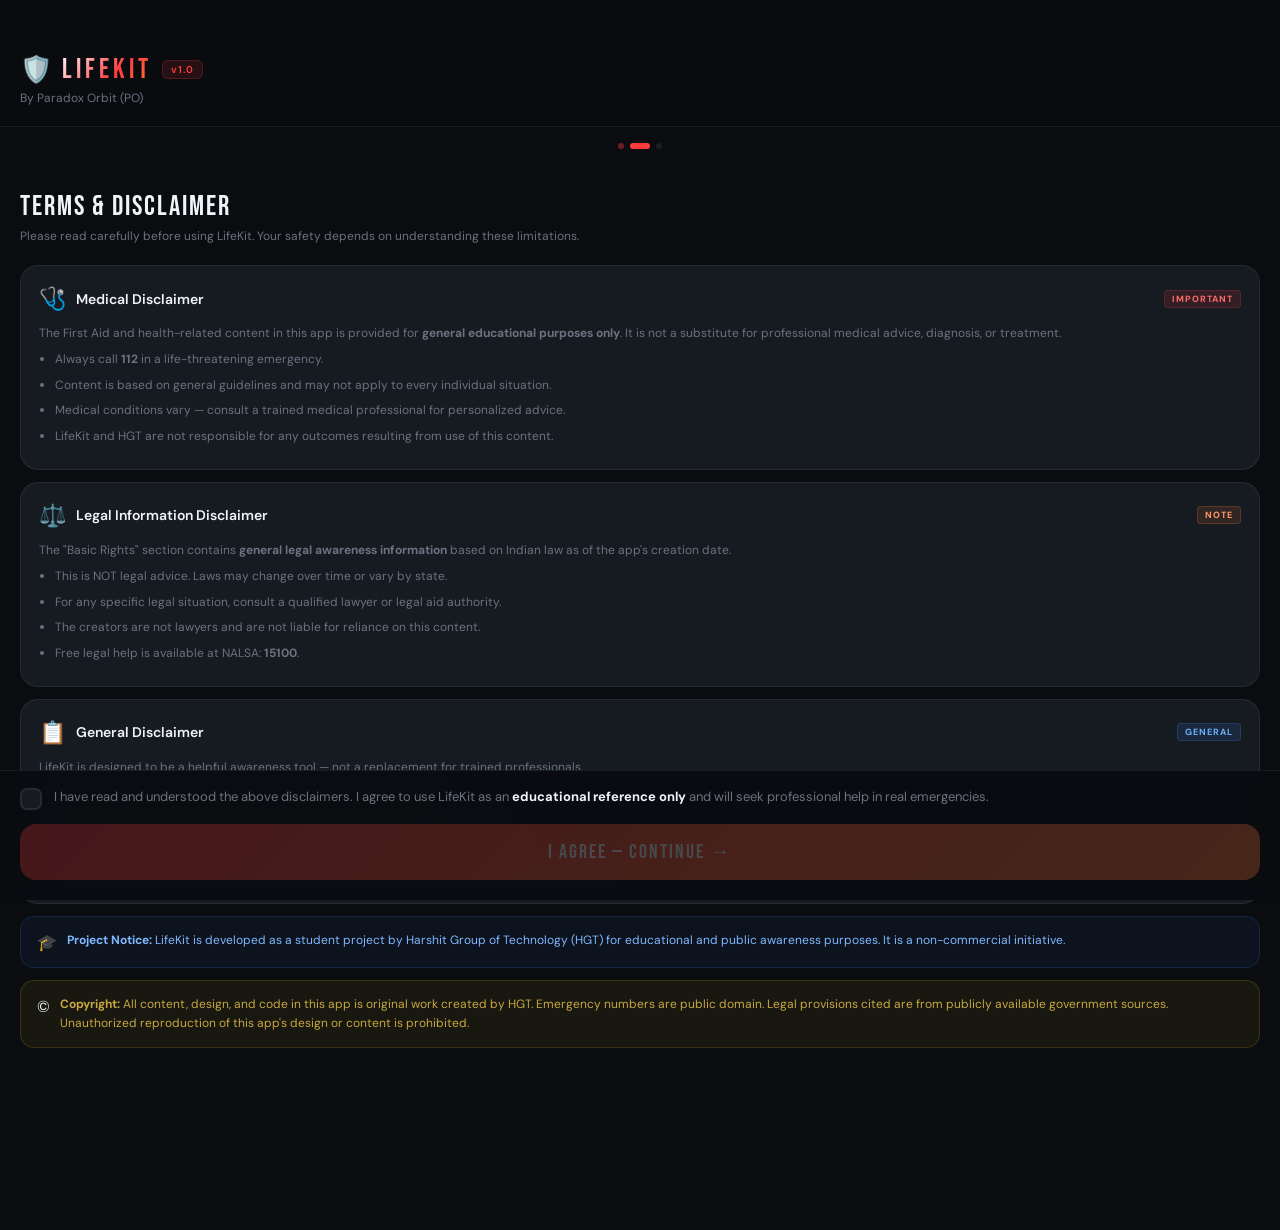
<file: Life-Kit 2026/index.html>
<!DOCTYPE html>
<html lang="en">
<head>
  <meta charset="UTF-8" />
  <meta name="viewport" content="width=device-width, initial-scale=1.0, maximum-scale=1.0" />
  <title>LifeKit — Disclaimer</title>
  <link href="https://fonts.googleapis.com/css2?family=Bebas+Neue&family=DM+Sans:wght@300;400;500;600&display=swap" rel="stylesheet">
  <style>
    :root {
      --bg: #0a0c10;
      --surface: #111418;
      --card: #161b22;
      --border: rgba(255,255,255,0.07);
      --accent: #ff3b3b;
      --accent2: #ff7c3b;
      --text: #f0f4f8;
      --muted: #6b7280;
    }

    * { margin:0; padding:0; box-sizing:border-box; -webkit-tap-highlight-color:transparent; }

    body {
      background: var(--bg);
      color: var(--text);
      font-family: 'DM Sans', sans-serif;
      min-height: 100vh;
      display: flex;
      flex-direction: column;
      padding: 0 0 32px;
    }

    /* Header */
    .header {
      padding: 52px 20px 20px;
      background: rgba(10,12,16,0.95);
      backdrop-filter: blur(14px);
      border-bottom: 1px solid var(--border);
      position: sticky;
      top: 0;
      z-index: 10;
    }

    .logo-row {
      display: flex;
      align-items: center;
      gap: 10px;
      margin-bottom: 4px;
    }

    .logo-icon { font-size: 26px; }

    .logo-name {
      font-family: 'Bebas Neue', sans-serif;
      font-size: 28px;
      letter-spacing: 4px;
      background: linear-gradient(135deg, #fff 0%, #ff3b3b 60%, #ff7c3b 100%);
      -webkit-background-clip: text;
      -webkit-text-fill-color: transparent;
      background-clip: text;
    }

    .version-tag {
      background: rgba(255,59,59,0.12);
      border: 1px solid rgba(255,59,59,0.2);
      border-radius: 6px;
      padding: 2px 8px;
      font-size: 10px;
      color: var(--accent);
      font-weight: 600;
      letter-spacing: 1px;
    }

    .header-sub {
      font-size: 12px;
      color: var(--muted);
      margin-top: 4px;
    }

    /* Step indicator */
    .step-row {
      display: flex;
      justify-content: center;
      gap: 6px;
      padding: 16px 20px 0;
    }

    .step-dot {
      width: 6px; height: 6px;
      border-radius: 50%;
      background: var(--border);
    }

    .step-dot.done { background: rgba(255,59,59,0.4); }
    .step-dot.active { background: var(--accent); width: 20px; border-radius: 3px; }

    /* Scroll area */
    .scroll-area {
      flex: 1;
      overflow-y: auto;
      padding: 20px 20px 0;
    }

    .page-title {
      font-family: 'Bebas Neue', sans-serif;
      font-size: 28px;
      letter-spacing: 2px;
      color: var(--text);
      margin-bottom: 4px;
    }

    .page-sub {
      font-size: 12px;
      color: var(--muted);
      margin-bottom: 20px;
      line-height: 1.5;
    }

    /* Disclaimer cards */
    .disc-card {
      background: var(--card);
      border: 1px solid var(--border);
      border-radius: 18px;
      padding: 18px;
      margin-bottom: 12px;
    }

    .disc-card-header {
      display: flex;
      align-items: center;
      gap: 10px;
      margin-bottom: 10px;
    }

    .disc-icon { font-size: 22px; flex-shrink: 0; }

    .disc-title {
      font-size: 14px;
      font-weight: 600;
      color: var(--text);
    }

    .disc-tag {
      font-size: 9px;
      font-weight: 700;
      letter-spacing: 1px;
      text-transform: uppercase;
      padding: 2px 7px;
      border-radius: 4px;
      margin-left: auto;
      flex-shrink: 0;
    }

    .tag-red { background: rgba(255,59,59,0.12); color: #ff6b6b; border: 1px solid rgba(255,59,59,0.2); }
    .tag-orange { background: rgba(255,124,59,0.12); color: #ff9a6b; border: 1px solid rgba(255,124,59,0.2); }
    .tag-blue { background: rgba(59,138,255,0.12); color: #6bb3ff; border: 1px solid rgba(59,138,255,0.2); }
    .tag-green { background: rgba(59,255,138,0.10); color: #6bffaa; border: 1px solid rgba(59,255,138,0.2); }

    .disc-body {
      font-size: 12px;
      color: var(--muted);
      line-height: 1.7;
    }

    .disc-body ul {
      padding-left: 16px;
      margin-top: 6px;
    }

    .disc-body li {
      margin-bottom: 5px;
    }

    /* Divider */
    .divider {
      border: none;
      border-top: 1px solid var(--border);
      margin: 8px 0 16px;
    }

    /* Project note */
    .project-note {
      background: rgba(59,138,255,0.06);
      border: 1px solid rgba(59,138,255,0.15);
      border-radius: 14px;
      padding: 14px 16px;
      margin-bottom: 12px;
      display: flex;
      gap: 10px;
      align-items: flex-start;
    }

    .project-note p {
      font-size: 12px;
      color: #80b8ff;
      line-height: 1.6;
    }

    /* Copyright note */
    .copyright-note {
      background: rgba(245,197,24,0.06);
      border: 1px solid rgba(245,197,24,0.15);
      border-radius: 14px;
      padding: 14px 16px;
      margin-bottom: 20px;
      display: flex;
      gap: 10px;
      align-items: flex-start;
    }

    .copyright-note p {
      font-size: 12px;
      color: #c8a840;
      line-height: 1.6;
    }

    .wi { font-size: 16px; flex-shrink: 0; margin-top: 1px; }

    /* Bottom sticky area */
    .bottom-area {
      position: sticky;
      bottom: 0;
      background: rgba(10,12,16,0.97);
      backdrop-filter: blur(14px);
      padding: 16px 20px 20px;
      border-top: 1px solid var(--border);
    }

    /* Checkbox */
    .checkbox-row {
      display: flex;
      align-items: flex-start;
      gap: 12px;
      margin-bottom: 14px;
      cursor: pointer;
      -webkit-user-select: none;
    }

    .custom-checkbox {
      width: 22px;
      height: 22px;
      border-radius: 7px;
      border: 2px solid var(--border);
      background: var(--card);
      display: flex;
      align-items: center;
      justify-content: center;
      flex-shrink: 0;
      margin-top: 1px;
      transition: all 0.2s;
    }

    .custom-checkbox.checked {
      background: var(--accent);
      border-color: var(--accent);
    }

    .custom-checkbox .checkmark {
      color: #fff;
      font-size: 13px;
      display: none;
    }

    .custom-checkbox.checked .checkmark { display: block; }

    .checkbox-label {
      font-size: 13px;
      color: var(--muted);
      line-height: 1.5;
    }

    .checkbox-label strong { color: var(--text); }

    /* Agree button */
    .btn-agree {
      width: 100%;
      padding: 16px;
      background: linear-gradient(135deg, #ff3b3b, #ff7c3b);
      border: none;
      border-radius: 16px;
      color: #fff;
      font-family: 'Bebas Neue', sans-serif;
      font-size: 20px;
      letter-spacing: 2px;
      cursor: pointer;
      transition: opacity 0.2s, transform 0.15s;
      box-shadow: 0 6px 24px rgba(255,59,59,0.35);
      -webkit-user-select: none;
    }

    .btn-agree:disabled {
      opacity: 0.25;
      cursor: not-allowed;
      box-shadow: none;
    }

    .btn-agree:not(:disabled):active { transform: scale(0.97); }

    /* Fade in animation */
    .disc-card {
      animation: fadeUp 0.4s ease forwards;
      opacity: 0;
    }

    .disc-card:nth-child(1) { animation-delay: 0.1s; }
    .disc-card:nth-child(2) { animation-delay: 0.18s; }
    .disc-card:nth-child(3) { animation-delay: 0.26s; }
    .disc-card:nth-child(4) { animation-delay: 0.34s; }

    @keyframes fadeUp {
      from { opacity:0; transform:translateY(16px); }
      to   { opacity:1; transform:translateY(0); }
    }
  </style>
</head>
<body>

  <!-- HEADER -->
  <div class="header">
    <div class="logo-row">
      <div class="logo-icon">🛡️</div>
      <div class="logo-name">LifeKit</div>
      <div class="version-tag">v1.0</div>
    </div>
    <div class="header-sub">By Paradox Orbit (PO)</div>
  </div>

  <!-- STEP INDICATOR -->
  <div class="step-row">
    <div class="step-dot done"></div>
    <div class="step-dot active"></div>
    <div class="step-dot"></div>
  </div>

  <!-- SCROLL CONTENT -->
  <div class="scroll-area">

    <br>
    <div class="page-title">Terms & Disclaimer</div>
    <p class="page-sub">Please read carefully before using LifeKit. Your safety depends on understanding these limitations.</p>

    <!-- Medical Disclaimer -->
    <div class="disc-card">
      <div class="disc-card-header">
        <div class="disc-icon">🩺</div>
        <div class="disc-title">Medical Disclaimer</div>
        <div class="disc-tag tag-red">Important</div>
      </div>
      <div class="disc-body">
        The First Aid and health-related content in this app is provided for <strong>general educational purposes only</strong>. It is not a substitute for professional medical advice, diagnosis, or treatment.
        <ul>
          <li>Always call <strong>112</strong> in a life-threatening emergency.</li>
          <li>Content is based on general guidelines and may not apply to every individual situation.</li>
          <li>Medical conditions vary — consult a trained medical professional for personalized advice.</li>
          <li>LifeKit and HGT are not responsible for any outcomes resulting from use of this content.</li>
        </ul>
      </div>
    </div>

    <!-- Legal Disclaimer -->
    <div class="disc-card">
      <div class="disc-card-header">
        <div class="disc-icon">⚖️</div>
        <div class="disc-title">Legal Information Disclaimer</div>
        <div class="disc-tag tag-orange">Note</div>
      </div>
      <div class="disc-body">
        The "Basic Rights" section contains <strong>general legal awareness information</strong> based on Indian law as of the app's creation date.
        <ul>
          <li>This is NOT legal advice. Laws may change over time or vary by state.</li>
          <li>For any specific legal situation, consult a qualified lawyer or legal aid authority.</li>
          <li>The creators are not lawyers and are not liable for reliance on this content.</li>
          <li>Free legal help is available at NALSA: <strong>15100</strong>.</li>
        </ul>
      </div>
    </div>

    <!-- General Disclaimer -->
    <div class="disc-card">
      <div class="disc-card-header">
        <div class="disc-icon">📋</div>
        <div class="disc-title">General Disclaimer</div>
        <div class="disc-tag tag-blue">General</div>
      </div>
      <div class="disc-body">
        LifeKit is designed to be a helpful awareness tool — not a replacement for trained professionals.
        <ul>
          <li>Emergency numbers and procedures are based on Indian standards.</li>
          <li>Always prioritize official emergency services over app content in real situations.</li>
          <li>The app works offline — content reflects information at time of creation.</li>
          <li>Harshit Group of Technology (HGT) disclaims all liability for direct or indirect damages from app use.</li>
        </ul>
      </div>
    </div>

    <!-- Project Note -->
    <div class="project-note">
      <div class="wi">🎓</div>
      <p><strong>Project Notice:</strong> LifeKit is developed as a student project by Harshit Group of Technology (HGT) for educational and public awareness purposes. It is a non-commercial initiative.</p>
    </div>

    <!-- Copyright Note -->
    <div class="copyright-note">
      <div class="wi">©</div>
      <p><strong>Copyright:</strong> All content, design, and code in this app is original work created by HGT. Emergency numbers are public domain. Legal provisions cited are from publicly available government sources. Unauthorized reproduction of this app's design or content is prohibited.</p>
    </div>

  </div>

  <!-- BOTTOM AGREE AREA -->
  <div class="bottom-area">

    <div class="checkbox-row" onclick="toggleCheck()">
      <div class="custom-checkbox" id="checkbox">
        <span class="checkmark">✓</span>
      </div>
      <div class="checkbox-label">
        I have read and understood the above disclaimers. I agree to use LifeKit as an <strong>educational reference only</strong> and will seek professional help in real emergencies.
      </div>
    </div>

    <button class="btn-agree" id="agreeBtn" disabled onclick="proceed()">
      I AGREE — CONTINUE →
    </button>

  </div>

  <script>
    let agreed = false;

    function toggleCheck() {
      agreed = !agreed;
      const cb = document.getElementById('checkbox');
      const btn = document.getElementById('agreeBtn');
      cb.classList.toggle('checked', agreed);
      btn.disabled = !agreed;
    }

    function proceed() {
      if (!agreed) return;
      // Save agreement with timestamp
      localStorage.setItem('lifekit_agreed', 'true');
      localStorage.setItem('lifekit_agreed_date', new Date().toISOString());
      // Go to onboarding
      window.location.href = 'frontpage.html';
    }

    // If already agreed, skip this screen
    if (localStorage.getItem('lifekit_agreed') === 'true') {
      window.location.href = 'frontpage.html';
    }
  </script>

</body>
</html>
</file>
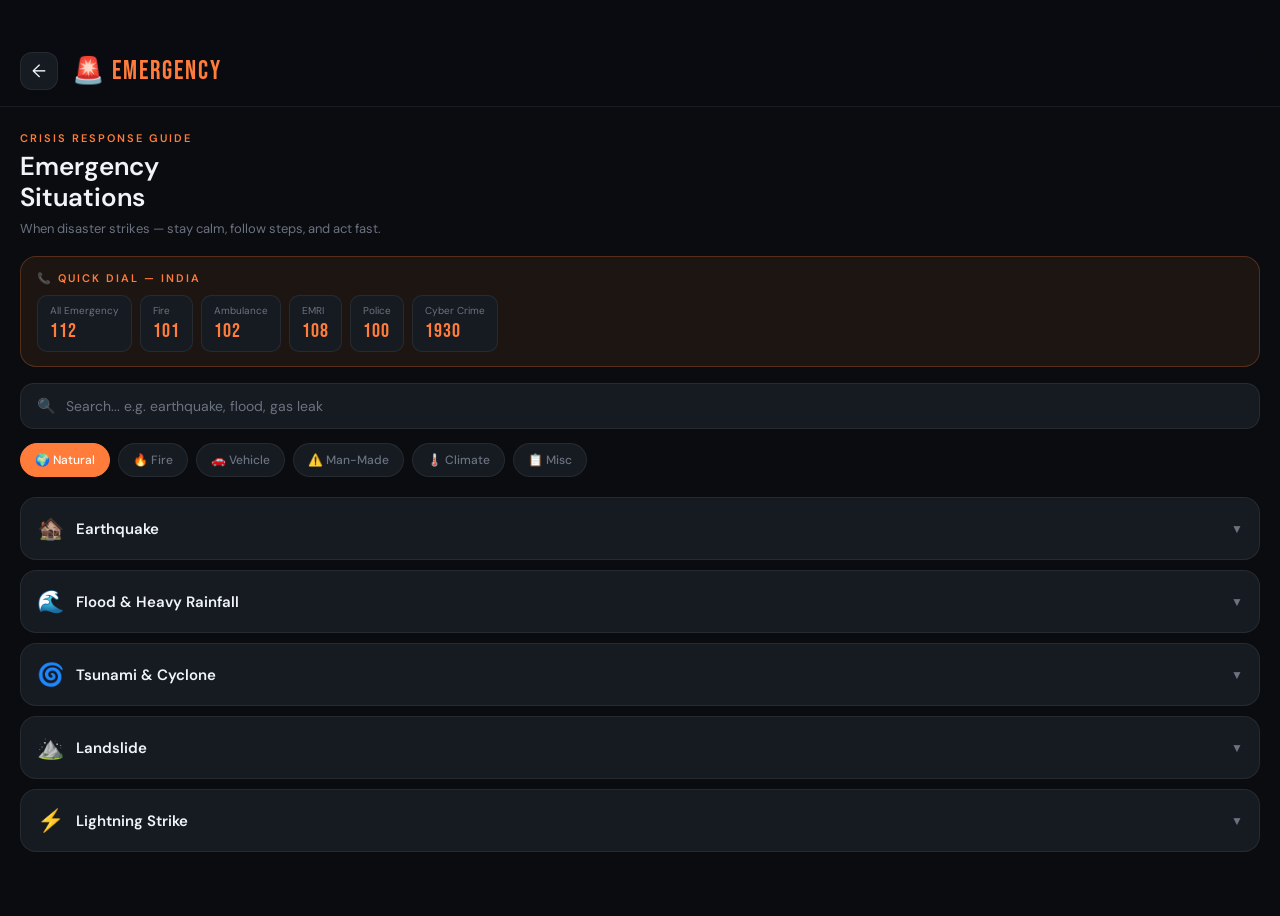
<file: Life-Kit 2026/emergency-1.html>
<!DOCTYPE html>
<html lang="en">
<head>
  <meta charset="UTF-8" />
  <meta name="viewport" content="width=device-width, initial-scale=1.0, maximum-scale=1.0" />
  <title>LifeKit — Emergency</title>
  <link href="https://fonts.googleapis.com/css2?family=Bebas+Neue&family=DM+Sans:wght@300;400;500;600&display=swap" rel="stylesheet">
  <style>
    :root {
      --bg:#0a0c10; --surface:#111418; --card:#161b22; --border:rgba(255,255,255,0.07);
      --accent:#ff7c3b; --accent2:#ffb23b; --text:#f0f4f8; --muted:#6b7280;
    }
    * { margin:0; padding:0; box-sizing:border-box; -webkit-tap-highlight-color:transparent; }
    body { background:var(--bg); color:var(--text); font-family:'DM Sans',sans-serif; min-height:100vh; padding-bottom:48px; }
    .top-bar { display:flex; align-items:center; gap:14px; padding:52px 20px 16px; position:sticky; top:0; background:rgba(10,12,16,0.94); backdrop-filter:blur(14px); z-index:100; border-bottom:1px solid var(--border); }
    .back-btn { width:38px; height:38px; background:var(--card); border:1px solid var(--border); border-radius:12px; display:flex; align-items:center; justify-content:center; font-size:18px; text-decoration:none; color:var(--text); flex-shrink:0; }
    .back-btn:active { background:var(--surface); }
    .top-title { font-family:'Bebas Neue',sans-serif; font-size:26px; letter-spacing:2px; color:var(--accent); }
    .hero { padding:24px 20px 16px; animation:fadeUp 0.5s ease forwards; }
    @keyframes fadeUp { from{opacity:0;transform:translateY(18px)} to{opacity:1;transform:translateY(0)} }
    .hero-label { font-size:11px; font-weight:600; letter-spacing:2px; text-transform:uppercase; color:var(--accent); margin-bottom:6px; }
    .hero h1 { font-size:26px; font-weight:600; line-height:1.2; margin-bottom:6px; }
    .hero p { font-size:13px; color:var(--muted); line-height:1.6; }
    /* Emergency numbers */
    .sos-strip { margin:0 20px 16px; background:rgba(255,124,59,0.08); border:1px solid rgba(255,124,59,0.25); border-radius:16px; padding:14px 16px; }
    .sos-strip h3 { font-size:11px; font-weight:600; letter-spacing:2px; text-transform:uppercase; color:var(--accent); margin-bottom:10px; }
    .sos-nums { display:flex; gap:8px; flex-wrap:wrap; }
    .sos-chip { background:var(--card); border:1px solid var(--border); border-radius:10px; padding:8px 12px; text-decoration:none; display:flex; flex-direction:column; gap:2px; }
    .sos-chip span:first-child { font-size:10px; color:var(--muted); }
    .sos-chip span:last-child { font-family:'Bebas Neue',sans-serif; font-size:20px; color:var(--accent); letter-spacing:1px; }
    /* search */
    .search-wrap { padding:0 20px 14px; }
    .search-box { background:var(--card); border:1px solid var(--border); border-radius:14px; display:flex; align-items:center; gap:10px; padding:12px 16px; }
    .search-box span { font-size:15px; opacity:0.4; }
    .search-box input { background:none; border:none; outline:none; color:var(--text); font-family:'DM Sans',sans-serif; font-size:14px; flex:1; }
    .search-box input::placeholder { color:var(--muted); }
    /* tabs */
    .tabs-wrap { overflow-x:auto; padding:0 20px 4px; scrollbar-width:none; }
    .tabs-wrap::-webkit-scrollbar { display:none; }
    .tabs { display:flex; gap:8px; width:max-content; }
    .tab { padding:8px 14px; border-radius:20px; border:1px solid var(--border); background:var(--card); font-size:12px; font-weight:500; color:var(--muted); cursor:pointer; white-space:nowrap; transition:all 0.2s; -webkit-user-select:none; }
    .tab.active { background:var(--accent); border-color:var(--accent); color:#fff; }
    .content-area { padding:16px 20px; }
    .topic-section { display:none; }
    .topic-section.active { display:block; animation:fadeUp 0.3s ease; }
    /* accordion */
    .accordion { display:flex; flex-direction:column; gap:10px; }
    .acc-item { background:var(--card); border:1px solid var(--border); border-radius:16px; overflow:hidden; }
    .acc-header { display:flex; align-items:center; gap:12px; padding:16px; cursor:pointer; -webkit-user-select:none; }
    .acc-header:active { background:rgba(255,255,255,0.03); }
    .acc-icon { font-size:22px; flex-shrink:0; }
    .acc-title { font-size:15px; font-weight:600; flex:1; }
    .acc-arrow { font-size:12px; color:var(--muted); transition:transform 0.25s; flex-shrink:0; }
    .acc-item.open .acc-arrow { transform:rotate(180deg); }
    .acc-body { display:none; padding:0 16px 16px; }
    .acc-item.open .acc-body { display:block; animation:fadeUp 0.25s ease; }
    .steps { display:flex; flex-direction:column; gap:10px; margin-top:4px; }
    .step { display:flex; gap:12px; align-items:flex-start; background:rgba(255,124,59,0.04); border:1px solid rgba(255,124,59,0.1); border-radius:12px; padding:12px; }
    .step-n { width:26px; height:26px; border-radius:50%; background:rgba(255,124,59,0.12); border:1px solid rgba(255,124,59,0.25); color:var(--accent); font-family:'Bebas Neue',sans-serif; font-size:15px; display:flex; align-items:center; justify-content:center; flex-shrink:0; }
    .step-c h4 { font-size:14px; font-weight:600; margin-bottom:3px; }
    .step-c p { font-size:12px; color:var(--muted); line-height:1.5; }
    .warn { background:rgba(255,59,59,0.07); border:1px solid rgba(255,59,59,0.2); border-radius:12px; padding:12px 14px; margin-top:12px; display:flex; gap:10px; align-items:flex-start; }
    .warn p { font-size:12px; color:#ff8080; line-height:1.5; }
    .tip { background:rgba(59,138,255,0.07); border:1px solid rgba(59,138,255,0.2); border-radius:12px; padding:12px 14px; margin-top:10px; display:flex; gap:10px; align-items:flex-start; }
    .tip p { font-size:12px; color:#80b8ff; line-height:1.5; }
    .wi { font-size:16px; flex-shrink:0; }
    .no-result { text-align:center; padding:40px 20px; color:var(--muted); font-size:14px; display:none; }
  </style>
</head>
<body>
<div class="top-bar">
  <a class="back-btn" href="frontpage.html">←</a>
  <div class="top-title">🚨 Emergency</div>
</div>
<div class="hero">
  <div class="hero-label">Crisis Response Guide</div>
  <h1>Emergency<br>Situations</h1>
  <p>When disaster strikes — stay calm, follow steps, and act fast.</p>
</div>
<div class="sos-strip">
  <h3>📞 Quick Dial — India</h3>
  <div class="sos-nums">
    <a class="sos-chip" href="tel:112"><span>All Emergency</span><span>112</span></a>
    <a class="sos-chip" href="tel:101"><span>Fire</span><span>101</span></a>
    <a class="sos-chip" href="tel:102"><span>Ambulance</span><span>102</span></a>
    <a class="sos-chip" href="tel:108"><span>EMRI</span><span>108</span></a>
    <a class="sos-chip" href="tel:100"><span>Police</span><span>100</span></a>
    <a class="sos-chip" href="tel:1930"><span>Cyber Crime</span><span>1930</span></a>
  </div>
</div>
<div class="search-wrap">
  <div class="search-box">
    <span>🔍</span>
    <input type="text" id="searchInput" placeholder="Search... e.g. earthquake, flood, gas leak" oninput="doSearch()" />
  </div>
</div>
<div class="tabs-wrap">
  <div class="tabs">
    <div class="tab active" onclick="showTab('natural',this)">🌍 Natural</div>
    <div class="tab" onclick="showTab('fire',this)">🔥 Fire</div>
    <div class="tab" onclick="showTab('vehicle',this)">🚗 Vehicle</div>
    <div class="tab" onclick="showTab('man',this)">⚠️ Man-Made</div>
    <div class="tab" onclick="showTab('climate',this)">🌡️ Climate</div>
    <div class="tab" onclick="showTab('misc',this)">📋 Misc</div>
  </div>
</div>
<div class="content-area">
<div class="no-result" id="noResult">No topics found. Try a different keyword.</div>

<!-- NATURAL -->
<div class="topic-section active" id="tab-natural">
<div class="accordion">

  <div class="acc-item" data-keywords="earthquake bhookamp drop cover hold on">
    <div class="acc-header" onclick="toggleAcc(this)"><div class="acc-icon">🏚️</div><div class="acc-title">Earthquake</div><div class="acc-arrow">▼</div></div>
    <div class="acc-body">
      <div class="steps">
        <div class="step"><div class="step-n">1</div><div class="step-c"><h4>DROP to the Ground</h4><p>Don't run. Drop to hands and knees immediately — prevents being knocked down. Get under sturdy table if nearby.</p></div></div>
        <div class="step"><div class="step-n">2</div><div class="step-c"><h4>COVER Head & Neck</h4><p>Use arms to protect head and neck. Stay away from windows, walls, and heavy furniture like bookshelves.</p></div></div>
        <div class="step"><div class="step-n">3</div><div class="step-c"><h4>HOLD ON Until Shaking Stops</h4><p>Stay in position. Shaking usually lasts under 60 seconds but feels longer. Don't move until it stops completely.</p></div></div>
        <div class="step"><div class="step-n">4</div><div class="step-c"><h4>Evacuate Carefully</h4><p>Check for injuries, watch for broken glass and debris. Exit using stairs only — never lifts. Move to open ground.</p></div></div>
        <div class="step"><div class="step-n">5</div><div class="step-c"><h4>Expect Aftershocks</h4><p>Stay away from damaged buildings. Don't enter collapsed structures. Stay away from trees and power lines.</p></div></div>
      </div>
      <div class="warn"><div class="wi">⚠️</div><p>Doorway myth is wrong — a sturdy table offers far better protection than a doorway.</p></div>
    </div>
  </div>

  <div class="acc-item" data-keywords="flood paani bhadna heavy rain">
    <div class="acc-header" onclick="toggleAcc(this)"><div class="acc-icon">🌊</div><div class="acc-title">Flood & Heavy Rainfall</div><div class="acc-arrow">▼</div></div>
    <div class="acc-body">
      <div class="steps">
        <div class="step"><div class="step-n">1</div><div class="step-c"><h4>Move to High Ground Immediately</h4><p>Don't wait for official orders. Go to upper floors or elevated areas. Floodwater rises faster than expected.</p></div></div>
        <div class="step"><div class="step-n">2</div><div class="step-c"><h4>Never Walk Through Floodwater</h4><p>Even 15 cm of moving water can knock you down. Water may carry sewage, chemicals, or be electrified by downed lines.</p></div></div>
        <div class="step"><div class="step-n">3</div><div class="step-c"><h4>Turn Off Electricity</h4><p>Switch off main power at fuse box before water enters if safe to do so. Electrocution is a major flood risk.</p></div></div>
        <div class="step"><div class="step-n">4</div><div class="step-c"><h4>Emergency Kit Ready</h4><p>Aadhar, medicines, drinking water, torch, ORS, warm clothes. Have this bag packed before monsoon season.</p></div></div>
        <div class="step"><div class="step-n">5</div><div class="step-c"><h4>Signal for Rescue</h4><p>If trapped — signal from roof or window with bright cloth. Call 112. Don't swim in fast-moving water.</p></div></div>
      </div>
      <div class="tip"><div class="wi">💡</div><p>Boil all water for at least 2 minutes after floods — taps may be contaminated for days after water recedes.</p></div>
    </div>
  </div>

  <div class="acc-item" data-keywords="tsunami cyclone storm warning coastal">
    <div class="acc-header" onclick="toggleAcc(this)"><div class="acc-icon">🌀</div><div class="acc-title">Tsunami & Cyclone</div><div class="acc-arrow">▼</div></div>
    <div class="acc-body">
      <div class="steps">
        <div class="step"><div class="step-n">1</div><div class="step-c"><h4>Tsunami Warning Signs</h4><p>Sea suddenly pulls back (unusual low tide), strong earthquake felt near coast, loud roaring sound from ocean. Evacuate immediately inland — don't wait for official warning.</p></div></div>
        <div class="step"><div class="step-n">2</div><div class="step-c"><h4>Tsunami: Move Inland Fast</h4><p>Go to high ground (at least 30m above sea level) or at least 3 km inland. Stay until all-clear from authorities.</p></div></div>
        <div class="step"><div class="step-n">3</div><div class="step-c"><h4>Cyclone: Stay Indoors</h4><p>Get inside strong building. Stay away from windows and doors. Go to lowest floor — not top floor. Fill water containers before power goes.</p></div></div>
        <div class="step"><div class="step-n">4</div><div class="step-c"><h4>Cyclone Eye — Don't Go Out</h4><p>The sudden calm in middle of cyclone is the "eye." Wind will return violently in minutes. Stay inside.</p></div></div>
      </div>
    </div>
  </div>

  <div class="acc-item" data-keywords="landslide mudslide pahad khisakna">
    <div class="acc-header" onclick="toggleAcc(this)"><div class="acc-icon">⛰️</div><div class="acc-title">Landslide</div><div class="acc-arrow">▼</div></div>
    <div class="acc-body">
      <div class="steps">
        <div class="step"><div class="step-n">1</div><div class="step-c"><h4>Warning Signs</h4><p>Cracks in ground, tilting trees, unusual sounds (rumbling), sudden muddy water in streams. Evacuate immediately.</p></div></div>
        <div class="step"><div class="step-n">2</div><div class="step-c"><h4>Move Perpendicular to Slide</h4><p>Run sideways — not uphill or downhill. A landslide travels extremely fast in its direct path.</p></div></div>
        <div class="step"><div class="step-n">3</div><div class="step-c"><h4>If Caught</h4><p>Curl into ball, protect head. Try to grab onto stable tree or rock. Avoid river channels and low areas.</p></div></div>
      </div>
    </div>
  </div>

  <div class="acc-item" data-keywords="lightning aasmani bijli thunder storm">
    <div class="acc-header" onclick="toggleAcc(this)"><div class="acc-icon">⚡</div><div class="acc-title">Lightning Strike</div><div class="acc-arrow">▼</div></div>
    <div class="acc-body">
      <div class="steps">
        <div class="step"><div class="step-n">1</div><div class="step-c"><h4>Get Inside</h4><p>Seek shelter in solid building or hard-topped vehicle immediately. Lightning can strike from 10+ km away from storm center.</p></div></div>
        <div class="step"><div class="step-n">2</div><div class="step-c"><h4>If Caught Outside</h4><p>Lightning Squat position: crouch low, feet together, heels raised, cover ears. Don't lie flat. Move away from tall trees, water, and metal.</p></div></div>
        <div class="step"><div class="step-n">3</div><div class="step-c"><h4>If Someone is Struck</h4><p>It is safe to touch them — lightning doesn't stay in body. Check breathing, start CPR if needed. Call 112.</p></div></div>
      </div>
      <div class="warn"><div class="wi">⚠️</div><p>30-30 rule: if thunder comes within 30 seconds of lightning — get inside. Wait 30 minutes after last thunder before going out.</p></div>
    </div>
  </div>

</div>
</div>

<!-- FIRE -->
<div class="topic-section" id="tab-fire">
<div class="accordion">

  <div class="acc-item" data-keywords="fire outbreak aag lagna building">
    <div class="acc-header" onclick="toggleAcc(this)"><div class="acc-icon">🔥</div><div class="acc-title">Fire Outbreak — Building</div><div class="acc-arrow">▼</div></div>
    <div class="acc-body">
      <div class="steps">
        <div class="step"><div class="step-n">1</div><div class="step-c"><h4>Alert & Get Out</h4><p>Shout "Fire!" loudly. Activate fire alarm if available. Leave immediately — don't waste time grabbing belongings.</p></div></div>
        <div class="step"><div class="step-n">2</div><div class="step-c"><h4>Stay Low Under Smoke</h4><p>Smoke rises — crawl on hands and knees. Cover nose and mouth with wet cloth. Keep eyes low.</p></div></div>
        <div class="step"><div class="step-n">3</div><div class="step-c"><h4>Check Door Before Opening</h4><p>Feel door with back of hand. If hot — don't open. Use another exit or signal from window for rescue.</p></div></div>
        <div class="step"><div class="step-n">4</div><div class="step-c"><h4>Never Use Lifts</h4><p>Always use stairs. Lifts can malfunction or open onto fire floor.</p></div></div>
        <div class="step"><div class="step-n">5</div><div class="step-c"><h4>Call 101 & Assemble</h4><p>Meet at pre-decided point outside. Call 101 (Fire) or 112. Never re-enter burning building.</p></div></div>
      </div>
      <div class="warn"><div class="wi">⚠️</div><p>Clothes on fire: STOP, DROP, ROLL. Running fans the flames.</p></div>
    </div>
  </div>

  <div class="acc-item" data-keywords="fire extinguisher pass method foam co2">
    <div class="acc-header" onclick="toggleAcc(this)"><div class="acc-icon">🧯</div><div class="acc-title">Fire Extinguisher — PASS Method</div><div class="acc-arrow">▼</div></div>
    <div class="acc-body">
      <div class="steps">
        <div class="step"><div class="step-n">P</div><div class="step-c"><h4>Pull the Pin</h4><p>Pull the safety pin at the top of the extinguisher. This unlocks the handle.</p></div></div>
        <div class="step"><div class="step-n">A</div><div class="step-c"><h4>Aim at Base</h4><p>Point the nozzle at the BASE of the fire — not the flames. This cuts the fuel source.</p></div></div>
        <div class="step"><div class="step-n">S</div><div class="step-c"><h4>Squeeze Handle</h4><p>Squeeze the handle firmly and evenly to discharge. Keep squeezing continuously.</p></div></div>
        <div class="step"><div class="step-n">S</div><div class="step-c"><h4>Sweep Side to Side</h4><p>Move nozzle from side to side covering entire base of fire. Continue until fire is out.</p></div></div>
      </div>
      <div class="tip"><div class="wi">💡</div><p>Only fight fire if: it's small, you have a clear exit behind you, and you know the extinguisher type. Never fight large fires — escape first.</p></div>
    </div>
  </div>

  <div class="acc-item" data-keywords="hotel fire evacuation exit emergency plan">
    <div class="acc-header" onclick="toggleAcc(this)"><div class="acc-icon">🏨</div><div class="acc-title">Hotel Fire Evacuation</div><div class="acc-arrow">▼</div></div>
    <div class="acc-body">
      <div class="steps">
        <div class="step"><div class="step-n">1</div><div class="step-c"><h4>On Check-In</h4><p>Immediately locate nearest fire exit from your room. Count the doors — you may need to crawl in smoke and count by touch.</p></div></div>
        <div class="step"><div class="step-n">2</div><div class="step-c"><h4>Keep Room Key Card</h4><p>Take your key card when evacuating. If corridors are smoky — you may need to return to room and shelter in place.</p></div></div>
        <div class="step"><div class="step-n">3</div><div class="step-c"><h4>Shelter in Room if Needed</h4><p>If corridor is filled with smoke: stay in room, seal gaps under door with wet towels, call front desk and 101. Signal from window.</p></div></div>
      </div>
    </div>
  </div>

  <div class="acc-item" data-keywords="wildfire forest fire jungle aag">
    <div class="acc-header" onclick="toggleAcc(this)"><div class="acc-icon">🌲</div><div class="acc-title">Wildfire / Forest Fire</div><div class="acc-arrow">▼</div></div>
    <div class="acc-body">
      <div class="steps">
        <div class="step"><div class="step-n">1</div><div class="step-c"><h4>Evacuate Immediately</h4><p>Don't underestimate wildfire speed — it can outrun a person. Leave when warned, not when you see flames.</p></div></div>
        <div class="step"><div class="step-n">2</div><div class="step-c"><h4>Move Against Wind</h4><p>Fire travels in the direction of wind. Move perpendicular or against wind direction.</p></div></div>
        <div class="step"><div class="step-n">3</div><div class="step-c"><h4>If Surrounded</h4><p>Find lowest ground with least vegetation. Lie face down in a depression or ditch. Cover body with soil. Protect airway.</p></div></div>
      </div>
    </div>
  </div>

</div>
</div>

<!-- VEHICLE -->
<div class="topic-section" id="tab-vehicle">
<div class="accordion">

  <div class="acc-item" data-keywords="brake failure gaadi brake fail chalti">
    <div class="acc-header" onclick="toggleAcc(this)"><div class="acc-icon">🚗</div><div class="acc-title">Brake Failure</div><div class="acc-arrow">▼</div></div>
    <div class="acc-body">
      <div class="steps">
        <div class="step"><div class="step-n">1</div><div class="step-c"><h4>Don't Panic</h4><p>Grip steering wheel firmly. Keep looking ahead. Panic causes accidents more than brake failure itself.</p></div></div>
        <div class="step"><div class="step-n">2</div><div class="step-c"><h4>Downshift Gears</h4><p>Shift to lower gears immediately — this slows the vehicle using engine braking. Manual: go down to 2nd then 1st. Auto: use L or 1.</p></div></div>
        <div class="step"><div class="step-n">3</div><div class="step-c"><h4>Pump the Brakes</h4><p>Pump brake pedal rapidly — this may build enough pressure for partial braking in hydraulic systems.</p></div></div>
        <div class="step"><div class="step-n">4</div><div class="step-c"><h4>Handbrake Slowly</h4><p>Apply handbrake gradually — not suddenly — or vehicle will skid. Use to bring speed down slowly.</p></div></div>
        <div class="step"><div class="step-n">5</div><div class="step-c"><h4>Find Escape Route</h4><p>Aim for uphill road, gravel, bushes, or open field to slow down. Honk continuously to warn others.</p></div></div>
      </div>
    </div>
  </div>

  <div class="acc-item" data-keywords="car sinking water gaadi paani mein doobna">
    <div class="acc-header" onclick="toggleAcc(this)"><div class="acc-icon">🚙</div><div class="acc-title">Car Sinking in Water</div><div class="acc-arrow">▼</div></div>
    <div class="acc-body">
      <div class="steps">
        <div class="step"><div class="step-n">1</div><div class="step-c"><h4>Stay Calm — You Have Time</h4><p>Car takes 60–120 seconds to sink fully. Don't waste those seconds panicking. Act systematically.</p></div></div>
        <div class="step"><div class="step-n">2</div><div class="step-c"><h4>Seatbelt Off First</h4><p>Unbuckle seatbelt immediately. Don't wait. If jammed — cut with sharp object or window smasher.</p></div></div>
        <div class="step"><div class="step-n">3</div><div class="step-c"><h4>Open Window Immediately</h4><p>Open window as soon as car hits water — electronics work for ~30 seconds. This is your exit. Don't open door yet.</p></div></div>
        <div class="step"><div class="step-n">4</div><div class="step-c"><h4>Break Window if Needed</h4><p>Use headrest spike or heel of shoe at corner of window. Center of window is strongest — always hit corner.</p></div></div>
        <div class="step"><div class="step-n">5</div><div class="step-c"><h4>Wait for Pressure to Equalize</h4><p>If door won't open — wait until inside water level equals outside, then door will open. Take a deep breath and exit fast.</p></div></div>
      </div>
      <div class="tip"><div class="wi">💡</div><p>Keep a window smasher/seatbelt cutter tool in your car's glove box. Under ₹200 — potentially life-saving.</p></div>
    </div>
  </div>

  <div class="acc-item" data-keywords="road accident witness bystander crash">
    <div class="acc-header" onclick="toggleAcc(this)"><div class="acc-icon">🚑</div><div class="acc-title">Road Accident — As a Witness</div><div class="acc-arrow">▼</div></div>
    <div class="acc-body">
      <div class="steps">
        <div class="step"><div class="step-n">1</div><div class="step-c"><h4>Secure the Scene</h4><p>Park safely. Turn on hazard lights. Place warning triangle or have someone wave off traffic from 50m away.</p></div></div>
        <div class="step"><div class="step-n">2</div><div class="step-c"><h4>Call 112 Immediately</h4><p>Give exact location, number of casualties, type of vehicle. Don't hang up — stay on line.</p></div></div>
        <div class="step"><div class="step-n">3</div><div class="step-c"><h4>Don't Move Casualties</h4><p>Unless immediate danger (fire, water). Moving someone with spinal injury can cause paralysis. Wait for paramedics.</p></div></div>
        <div class="step"><div class="step-n">4</div><div class="step-c"><h4>You're Protected by Good Samaritan Law</h4><p>Indian law protects bystanders who help accident victims. You cannot be questioned, detained, or harassed by police for helping.</p></div></div>
      </div>
    </div>
  </div>

</div>
</div>

<!-- MAN-MADE -->
<div class="topic-section" id="tab-man">
<div class="accordion">

  <div class="acc-item" data-keywords="gas leak lpg cylinder regulator smell">
    <div class="acc-header" onclick="toggleAcc(this)"><div class="acc-icon">💨</div><div class="acc-title">Gas Leak (LPG/CNG)</div><div class="acc-arrow">▼</div></div>
    <div class="acc-body">
      <div class="steps">
        <div class="step"><div class="step-n">1</div><div class="step-c"><h4>Don't Touch Any Switch</h4><p>Even a light switch can spark. Don't switch on or off anything electrical — spark can ignite gas.</p></div></div>
        <div class="step"><div class="step-n">2</div><div class="step-c"><h4>Open All Windows & Doors</h4><p>Ventilate immediately. Don't use fans — they're electrical. Open manually. Move away from gas smell area.</p></div></div>
        <div class="step"><div class="step-n">3</div><div class="step-c"><h4>Turn Off Cylinder Valve</h4><p>Turn the knob on top of cylinder clockwise to close. Only if cylinder is accessible without going near flames.</p></div></div>
        <div class="step"><div class="step-n">4</div><div class="step-c"><h4>Exit & Call Help</h4><p>Evacuate all people. Call from outside — 101 (Fire) or your gas supplier. Don't re-enter until cleared.</p></div></div>
      </div>
    </div>
  </div>

  <div class="acc-item" data-keywords="terror attack active shooter run hide fight">
    <div class="acc-header" onclick="toggleAcc(this)"><div class="acc-icon">🚨</div><div class="acc-title">Terror Attack / Active Shooter</div><div class="acc-arrow">▼</div></div>
    <div class="acc-body">
      <div class="steps">
        <div class="step"><div class="step-n">R</div><div class="step-c"><h4>RUN</h4><p>If there's an escape route — run. Leave belongings. Help others if safe to do so. Don't wait for others who won't come.</p></div></div>
        <div class="step"><div class="step-n">H</div><div class="step-c"><h4>HIDE</h4><p>If you can't run — hide. Lock/barricade door. Silence phone. Turn off lights. Stay away from doors and windows.</p></div></div>
        <div class="step"><div class="step-n">T</div><div class="step-c"><h4>TELL</h4><p>Call 100 (Police) when safe. Whisper location, description of attacker, number of shots heard, your location.</p></div></div>
        <div class="step"><div class="step-n">F</div><div class="step-c"><h4>FIGHT (Last Resort)</h4><p>If cornered with no option — fight back aggressively. Use any object as weapon. Commit fully — half-hearted resistance is worse.</p></div></div>
      </div>
    </div>
  </div>

  <div class="acc-item" data-keywords="building collapse structural triangle life">
    <div class="acc-header" onclick="toggleAcc(this)"><div class="acc-icon">🏗️</div><div class="acc-title">Building Collapse</div><div class="acc-arrow">▼</div></div>
    <div class="acc-body">
      <div class="steps">
        <div class="step"><div class="step-n">1</div><div class="step-c"><h4>Drop & Cover Immediately</h4><p>Get under desk or sturdy table. Protect head and neck. Stay away from exterior walls and windows.</p></div></div>
        <div class="step"><div class="step-n">2</div><div class="step-c"><h4>Triangle of Life Spots</h4><p>Next to (not under) sturdy furniture — when ceiling collapses on object, a void (triangle) forms beside it. This can save you.</p></div></div>
        <div class="step"><div class="step-n">3</div><div class="step-c"><h4>If Trapped</h4><p>Don't shout continuously — wastes energy. Tap on pipe or wall to signal rescuers. Shout only when you hear someone nearby.</p></div></div>
        <div class="step"><div class="step-n">4</div><div class="step-c"><h4>Dust & Debris</h4><p>Cover nose with cloth. Breathe shallowly. Concrete dust inhalation is dangerous.</p></div></div>
      </div>
    </div>
  </div>

  <div class="acc-item" data-keywords="stampede bhaag daud crowd crush">
    <div class="acc-header" onclick="toggleAcc(this)"><div class="acc-icon">👥</div><div class="acc-title">Stampede</div><div class="acc-arrow">▼</div></div>
    <div class="acc-body">
      <div class="steps">
        <div class="step"><div class="step-n">1</div><div class="step-c"><h4>Don't Fight the Crowd</h4><p>Move with the crowd initially. Fighting it causes injury. Wait for an opportunity to edge sideways toward a wall or edge.</p></div></div>
        <div class="step"><div class="step-n">2</div><div class="step-c"><h4>Protect Your Chest Space</h4><p>Fold arms in front of chest (like boxing guard). This creates a breathing space even when crushed from all sides.</p></div></div>
        <div class="step"><div class="step-n">3</div><div class="step-c"><h4>If You Fall</h4><p>Curl into ball, protect head and chest, get up immediately — being on ground is most dangerous. Use your legs to push up.</p></div></div>
        <div class="step"><div class="step-n">4</div><div class="step-c"><h4>Move Diagonally to Exit</h4><p>Once you find space — move diagonally toward edge or exit. Never go against crowd flow directly.</p></div></div>
      </div>
    </div>
  </div>

  <div class="acc-item" data-keywords="industrial chemical disaster gas zehrili">
    <div class="acc-header" onclick="toggleAcc(this)"><div class="acc-icon">☢️</div><div class="acc-title">Industrial / Chemical Disaster</div><div class="acc-arrow">▼</div></div>
    <div class="acc-body">
      <div class="steps">
        <div class="step"><div class="step-n">1</div><div class="step-c"><h4>Move Against Wind</h4><p>Toxic gases travel with wind. Move perpendicular or upwind from the source. Don't run downwind.</p></div></div>
        <div class="step"><div class="step-n">2</div><div class="step-c"><h4>Cover Nose & Mouth</h4><p>Use wet cloth as improvised filter. N95 mask if available. Don't use regular surgical masks — they don't filter chemicals.</p></div></div>
        <div class="step"><div class="step-n">3</div><div class="step-c"><h4>Shelter in Place if Ordered</h4><p>If authorities say shelter in place: seal doors and windows with tape and wet cloth. Turn off HVAC. Wait for all-clear.</p></div></div>
      </div>
    </div>
  </div>

  <div class="acc-item" data-keywords="nuclear radiation leak potassium iodide alert">
    <div class="acc-header" onclick="toggleAcc(this)"><div class="acc-icon">☢️</div><div class="acc-title">Nuclear / Radiation Alert</div><div class="acc-arrow">▼</div></div>
    <div class="acc-body">
      <div class="steps">
        <div class="step"><div class="step-n">1</div><div class="step-c"><h4>Follow Official Instructions ONLY</h4><p>Misinformation spreads fast. Follow only government/civil defense broadcasts. Don't act on rumors.</p></div></div>
        <div class="step"><div class="step-n">2</div><div class="step-c"><h4>Get Inside</h4><p>Concrete/brick buildings block radiation. Go inside, close windows and doors, turn off HVAC. Distance and shielding are protection.</p></div></div>
        <div class="step"><div class="step-n">3</div><div class="step-c"><h4>Potassium Iodide if Issued</h4><p>Take KI tablets only if distributed by health authorities — they protect the thyroid gland only from radioactive iodine. Take correct dose.</p></div></div>
      </div>
      <div class="warn"><div class="wi">⚠️</div><p>Do not take Potassium Iodide without official instruction — it has serious side effects and doesn't protect against all radiation.</p></div>
    </div>
  </div>

</div>
</div>

<!-- CLIMATE -->
<div class="topic-section" id="tab-climate">
<div class="accordion">

  <div class="acc-item" data-keywords="extreme heatwave garmi 45 degree temperature power grid">
    <div class="acc-header" onclick="toggleAcc(this)"><div class="acc-icon">🥵</div><div class="acc-title">Extreme Heatwave (45°C+)</div><div class="acc-arrow">▼</div></div>
    <div class="acc-body">
      <div class="steps">
        <div class="step"><div class="step-n">1</div><div class="step-c"><h4>Stay Indoors 12–4 PM</h4><p>Peak heat hours. If you must go out — cotton/light clothes, hat, sunglasses, water. Never leave children or elderly alone indoors without ventilation.</p></div></div>
        <div class="step"><div class="step-n">2</div><div class="step-c"><h4>Hydrate Constantly</h4><p>Drink water even if not thirsty — thirst lags behind dehydration. ORS or lemon salt water better than plain water in extreme heat.</p></div></div>
        <div class="step"><div class="step-n">3</div><div class="step-c"><h4>Power Grid Failure</h4><p>Keep phone charged before outage. Wet sheet + fan creates cooling even in power cut. Identify nearest cooling center (government hospitals, malls).</p></div></div>
        <div class="step"><div class="step-n">4</div><div class="step-c"><h4>Check on Vulnerable People</h4><p>Elderly, infants, outdoor workers are at highest risk. Check on neighbors. Heatstroke can be silent until collapse.</p></div></div>
      </div>
    </div>
  </div>

  <div class="acc-item" data-keywords="smog air pollution aqi bad air quality n95 mask">
    <div class="acc-header" onclick="toggleAcc(this)"><div class="acc-icon">😷</div><div class="acc-title">Toxic Smog / Air Pollution Emergency</div><div class="acc-arrow">▼</div></div>
    <div class="acc-body">
      <div class="steps">
        <div class="step"><div class="step-n">1</div><div class="step-c"><h4>Check AQI Before Going Out</h4><p>AQI above 200 = very unhealthy. Above 300 = hazardous. Use SAFAR app (India) or IQAir for real-time reading.</p></div></div>
        <div class="step"><div class="step-n">2</div><div class="step-c"><h4>Use N95/N99 Mask</h4><p>Regular surgical masks don't filter PM2.5 particles. Only N95 or better provides real protection. Fit tightly — no gaps.</p></div></div>
        <div class="step"><div class="step-n">3</div><div class="step-c"><h4>Stay Indoors</h4><p>Keep windows closed during peak pollution. Wet mopping reduces indoor dust. Indoor plants help marginally — don't rely on them alone.</p></div></div>
        <div class="step"><div class="step-n">4</div><div class="step-c"><h4>At-Risk Groups</h4><p>Asthma, heart patients, children, elderly must avoid all outdoor activity above AQI 150. Keep inhalers accessible.</p></div></div>
      </div>
    </div>
  </div>

  <div class="acc-item" data-keywords="blizzard extreme cold carbon monoxide snow">
    <div class="acc-header" onclick="toggleAcc(this)"><div class="acc-icon">❄️</div><div class="acc-title">Blizzard / Extreme Cold</div><div class="acc-arrow">▼</div></div>
    <div class="acc-body">
      <div class="steps">
        <div class="step"><div class="step-n">1</div><div class="step-c"><h4>Stay Inside</h4><p>Don't travel in blizzard conditions unless emergency. More people die of exposure trying to travel than staying put.</p></div></div>
        <div class="step"><div class="step-n">2</div><div class="step-c"><h4>Carbon Monoxide Warning</h4><p>Never use generators, grills, or kerosene heaters inside — they produce deadly CO gas. Colorless, odorless, kills silently. Keep one window slightly open.</p></div></div>
        <div class="step"><div class="step-n">3</div><div class="step-c"><h4>If Stranded in Vehicle</h4><p>Stay in car — it's shelter. Run engine 10 minutes per hour for warmth. Keep window cracked for ventilation. Clear exhaust pipe of snow.</p></div></div>
      </div>
    </div>
  </div>

  <div class="acc-item" data-keywords="cyber blackout power outage offline maps city">
    <div class="acc-header" onclick="toggleAcc(this)"><div class="acc-icon">🔌</div><div class="acc-title">City-Wide Blackout / Cyber Failure</div><div class="acc-arrow">▼</div></div>
    <div class="acc-body">
      <div class="steps">
        <div class="step"><div class="step-n">1</div><div class="step-c"><h4>Download Offline Maps Now</h4><p>Before emergency: download Google Maps or Maps.me for your city offline. Works without internet — essential during blackouts.</p></div></div>
        <div class="step"><div class="step-n">2</div><div class="step-c"><h4>Keep Cash Ready</h4><p>ATMs and digital payments fail in blackouts. Always keep ₹500–2000 cash at home for emergencies.</p></div></div>
        <div class="step"><div class="step-n">3</div><div class="step-c"><h4>Power Bank & Candles</h4><p>Keep a charged power bank and candles/torch at home always. Recharge power bank every month even if unused.</p></div></div>
      </div>
    </div>
  </div>

</div>
</div>

<!-- MISC -->
<div class="topic-section" id="tab-misc">
<div class="accordion">

  <div class="acc-item" data-keywords="child missing bachha gum lost kid">
    <div class="acc-header" onclick="toggleAcc(this)"><div class="acc-icon">🚸</div><div class="acc-title">Child Missing</div><div class="acc-arrow">▼</div></div>
    <div class="acc-body">
      <div class="steps">
        <div class="step"><div class="step-n">1</div><div class="step-c"><h4>Search Immediately — Don't Wait</h4><p>Search nearby area for 5 minutes. Call out their name. Check all bathrooms, corners, under furniture — first.</p></div></div>
        <div class="step"><div class="step-n">2</div><div class="step-c"><h4>Alert Security/Staff</h4><p>If in a mall, station, or public place — alert security immediately. They have protocols and cameras.</p></div></div>
        <div class="step"><div class="step-n">3</div><div class="step-c"><h4>Call 112 / Childline 1098</h4><p>File a missing person report immediately — no waiting period required for children. Childline: 1098 (free, 24/7).</p></div></div>
        <div class="step"><div class="step-n">4</div><div class="step-c"><h4>Share Photo Immediately</h4><p>Have a recent photo on your phone always. Share with police, WhatsApp groups, and station CCTV teams immediately.</p></div></div>
      </div>
    </div>
  </div>

  <div class="acc-item" data-keywords="lost passport abroad documents embassy">
    <div class="acc-header" onclick="toggleAcc(this)"><div class="acc-icon">✈️</div><div class="acc-title">Lost Passport / Documents Abroad</div><div class="acc-arrow">▼</div></div>
    <div class="acc-body">
      <div class="steps">
        <div class="step"><div class="step-n">1</div><div class="step-c"><h4>File Police Report First</h4><p>Go to local police station and file FIR. This report is essential for emergency travel document from Indian Embassy.</p></div></div>
        <div class="step"><div class="step-n">2</div><div class="step-c"><h4>Contact Indian Embassy / Consulate</h4><p>Find nearest Indian Embassy. Carry: police report, any ID proof, passport-size photos. They can issue Emergency Certificate for return travel.</p></div></div>
        <div class="step"><div class="step-n">3</div><div class="step-c"><h4>Contact Bank</h4><p>Block cards immediately via app or call. International transfers via Western Union/MoneyGram if completely stranded.</p></div></div>
        <div class="step"><div class="step-n">4</div><div class="step-c"><h4>Prevention</h4><p>Always keep: digital copies on email/cloud, photocopy of passport in luggage, note of embassy number before traveling.</p></div></div>
      </div>
    </div>
  </div>

  <div class="acc-item" data-keywords="emergency kit checklist bag ready ghar">
    <div class="acc-header" onclick="toggleAcc(this)"><div class="acc-icon">🎒</div><div class="acc-title">Emergency Kit — Home Checklist</div><div class="acc-arrow">▼</div></div>
    <div class="acc-body">
      <div class="steps">
        <div class="step"><div class="step-n">✓</div><div class="step-c"><h4>Documents</h4><p>Photocopies of Aadhar, PAN, passport, bank passbook, insurance. Keep in waterproof zip-lock bag.</p></div></div>
        <div class="step"><div class="step-n">✓</div><div class="step-c"><h4>Water & Food</h4><p>3-day supply: 4 litres water per person per day, dry food (biscuits, chikki, energy bars, ORS packets).</p></div></div>
        <div class="step"><div class="step-n">✓</div><div class="step-c"><h4>First Aid</h4><p>Bandages, antiseptic, pain relievers (paracetamol), ORS, scissors, gloves, personal medicines (minimum 1 week supply).</p></div></div>
        <div class="step"><div class="step-n">✓</div><div class="step-c"><h4>Tools & Power</h4><p>Torch + extra batteries, power bank (charged), whistle, portable radio (battery), cash ₹2000+, lighter/matches.</p></div></div>
        <div class="step"><div class="step-n">✓</div><div class="step-c"><h4>Contacts List</h4><p>Written (not just on phone) list: family numbers, doctor, neighbor, local police station, nearest hospital.</p></div></div>
      </div>
      <div class="tip"><div class="wi">💡</div><p>Check and refresh this kit every 6 months. Replace expired food, medicines, and recharge power bank.</p></div>
    </div>
  </div>

</div>
</div>

</div>
<script>
function showTab(id, el) {
  document.querySelectorAll('.acc-item').forEach(i => { i.style.display = ''; i.classList.remove('open'); });
  document.querySelectorAll('.topic-section').forEach(s => s.classList.remove('active'));
  document.querySelectorAll('.tab').forEach(t => t.classList.remove('active'));
  document.getElementById('tab-' + id).classList.add('active');
  el.classList.add('active');
  document.getElementById('searchInput').value = '';
  document.getElementById('noResult').style.display = 'none';
}
function toggleAcc(header) { header.parentElement.classList.toggle('open'); }
function doSearch() {
  const q = document.getElementById('searchInput').value.toLowerCase().trim();
  if (!q) {
    document.querySelectorAll('.acc-item').forEach(i => { i.style.display = ''; i.classList.remove('open'); });
    document.querySelectorAll('.topic-section').forEach(s => s.classList.remove('active'));
    document.getElementById('tab-natural').classList.add('active');
    document.querySelectorAll('.tab').forEach((t,i) => { t.classList.remove('active'); if(i===0) t.classList.add('active'); });
    document.getElementById('noResult').style.display = 'none';
    return;
  }
  document.querySelectorAll('.topic-section').forEach(s => s.classList.add('active'));
  document.querySelectorAll('.tab').forEach(t => t.classList.remove('active'));
  let found = 0;
  document.querySelectorAll('.acc-item').forEach(item => {
    const kw = (item.dataset.keywords||'').toLowerCase();
    const title = item.querySelector('.acc-title').textContent.toLowerCase();
    const body = item.querySelector('.acc-body').textContent.toLowerCase();
    if (kw.includes(q)||title.includes(q)||body.includes(q)) { item.style.display=''; item.classList.add('open'); found++; }
    else { item.style.display='none'; }
  });
  document.getElementById('noResult').style.display = found===0 ? 'block' : 'none';
}

window.addEventListener("DOMContentLoaded", () => {
  const params = new URLSearchParams(window.location.search);
  const tab = params.get("tab");
  if (tab) {
    const targetSection = document.getElementById("tab-" + tab);
    if (targetSection) {
      document.querySelectorAll(".topic-section").forEach(s => s.classList.remove("active"));
      document.querySelectorAll(".tab").forEach(t => t.classList.remove("active"));
      targetSection.classList.add("active");
      document.querySelectorAll(".tab").forEach(btn => {
        const oc = btn.getAttribute("onclick") || "";
        if (oc.includes("'" + tab + "'")) btn.classList.add("active");
      });
    }
  }
});
</script>
</body>
</html>
</file>
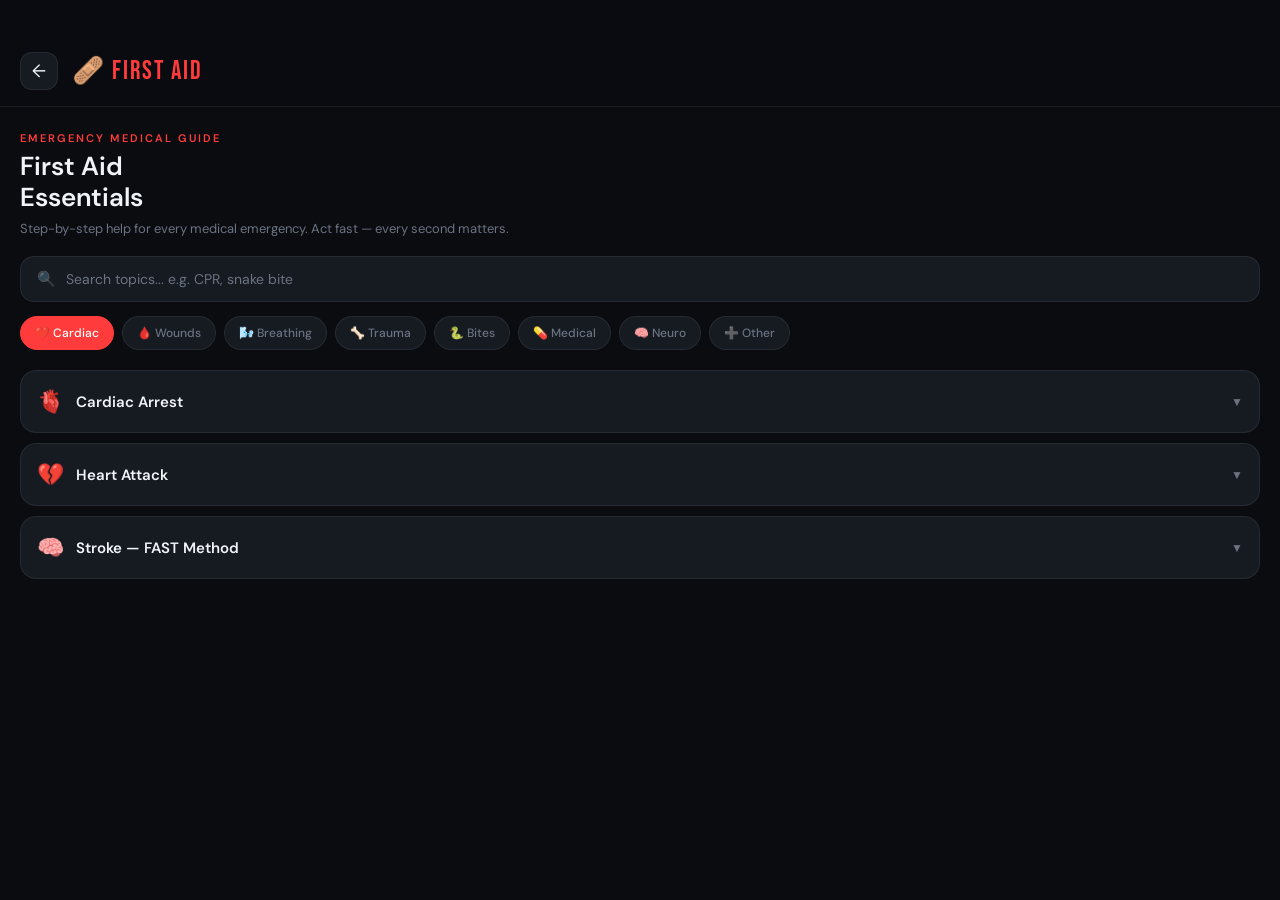
<file: Life-Kit 2026/firstaid-1.html>
<!DOCTYPE html>
<html lang="en">
<head>
  <meta charset="UTF-8" />
  <meta name="viewport" content="width=device-width, initial-scale=1.0, maximum-scale=1.0" />
  <title>LifeKit — First Aid</title>
  <link href="https://fonts.googleapis.com/css2?family=Bebas+Neue&family=DM+Sans:wght@300;400;500;600&display=swap" rel="stylesheet">
  <style>
    :root {
      --bg: #0a0c10;
      --surface: #111418;
      --card: #161b22;
      --border: rgba(255,255,255,0.07);
      --accent: #ff3b3b;
      --accent2: #ff7c3b;
      --text: #f0f4f8;
      --muted: #6b7280;
    }
    * { margin:0; padding:0; box-sizing:border-box; -webkit-tap-highlight-color:transparent; }
    body { background:var(--bg); color:var(--text); font-family:'DM Sans',sans-serif; min-height:100vh; padding-bottom:48px; }

    /* TOP BAR */
    .top-bar {
      display:flex; align-items:center; gap:14px;
      padding:52px 20px 16px;
      position:sticky; top:0;
      background:rgba(10,12,16,0.94);
      backdrop-filter:blur(14px);
      z-index:100;
      border-bottom:1px solid var(--border);
    }
    .back-btn {
      width:38px; height:38px;
      background:var(--card); border:1px solid var(--border);
      border-radius:12px; display:flex; align-items:center; justify-content:center;
      font-size:18px; text-decoration:none; color:var(--text); flex-shrink:0;
    }
    .back-btn:active { background:var(--surface); }
    .top-title { font-family:'Bebas Neue',sans-serif; font-size:26px; letter-spacing:2px; color:var(--accent); }

    /* HERO */
    .hero { padding:24px 20px 16px; animation:fadeUp 0.5s ease forwards; }
    @keyframes fadeUp { from{opacity:0;transform:translateY(18px)} to{opacity:1;transform:translateY(0)} }
    .hero-label { font-size:11px; font-weight:600; letter-spacing:2px; text-transform:uppercase; color:var(--accent); margin-bottom:6px; }
    .hero h1 { font-size:26px; font-weight:600; line-height:1.2; margin-bottom:6px; }
    .hero p { font-size:13px; color:var(--muted); line-height:1.6; }

    /* SEARCH */
    .search-wrap { padding:0 20px 14px; }
    .search-box {
      background:var(--card); border:1px solid var(--border);
      border-radius:14px; display:flex; align-items:center; gap:10px; padding:12px 16px;
    }
    .search-box span { font-size:15px; opacity:0.4; }
    .search-box input { background:none; border:none; outline:none; color:var(--text); font-family:'DM Sans',sans-serif; font-size:14px; flex:1; }
    .search-box input::placeholder { color:var(--muted); }

    /* TABS */
    .tabs-wrap { overflow-x:auto; padding:0 20px 4px; scrollbar-width:none; }
    .tabs-wrap::-webkit-scrollbar { display:none; }
    .tabs { display:flex; gap:8px; width:max-content; }
    .tab {
      padding:8px 14px; border-radius:20px; border:1px solid var(--border);
      background:var(--card); font-size:12px; font-weight:500; color:var(--muted);
      cursor:pointer; white-space:nowrap; transition:all 0.2s; -webkit-user-select:none;
    }
    .tab.active { background:var(--accent); border-color:var(--accent); color:#fff; }

    /* CONTENT */
    .content-area { padding:16px 20px; }
    .topic-section { display:none; }
    .topic-section.active { display:block; animation:fadeUp 0.3s ease; }

    /* ACCORDION */
    .accordion { display:flex; flex-direction:column; gap:10px; }
    .acc-item {
      background:var(--card); border:1px solid var(--border);
      border-radius:16px; overflow:hidden;
    }
    .acc-header {
      display:flex; align-items:center; gap:12px;
      padding:16px; cursor:pointer; -webkit-user-select:none;
    }
    .acc-header:active { background:rgba(255,255,255,0.03); }
    .acc-icon { font-size:22px; flex-shrink:0; }
    .acc-title { font-size:15px; font-weight:600; flex:1; }
    .acc-arrow { font-size:12px; color:var(--muted); transition:transform 0.25s; flex-shrink:0; }
    .acc-item.open .acc-arrow { transform:rotate(180deg); }
    .acc-body { display:none; padding:0 16px 16px; }
    .acc-item.open .acc-body { display:block; animation:fadeUp 0.25s ease; }

    /* STEPS inside accordion */
    .steps { display:flex; flex-direction:column; gap:10px; margin-top:4px; }
    .step {
      display:flex; gap:12px; align-items:flex-start;
      background:rgba(255,59,59,0.04); border:1px solid rgba(255,59,59,0.1);
      border-radius:12px; padding:12px;
    }
    .step-n {
      width:26px; height:26px; border-radius:50%;
      background:rgba(255,59,59,0.12); border:1px solid rgba(255,59,59,0.25);
      color:var(--accent); font-family:'Bebas Neue',sans-serif; font-size:15px;
      display:flex; align-items:center; justify-content:center; flex-shrink:0;
    }
    .step-c h4 { font-size:14px; font-weight:600; margin-bottom:3px; }
    .step-c p  { font-size:12px; color:var(--muted); line-height:1.5; }

    /* WARN / TIP */
    .warn {
      background:rgba(255,59,59,0.07); border:1px solid rgba(255,59,59,0.2);
      border-radius:12px; padding:12px 14px; margin-top:12px;
      display:flex; gap:10px; align-items:flex-start;
    }
    .warn p { font-size:12px; color:#ff8080; line-height:1.5; }
    .tip {
      background:rgba(59,138,255,0.07); border:1px solid rgba(59,138,255,0.2);
      border-radius:12px; padding:12px 14px; margin-top:10px;
      display:flex; gap:10px; align-items:flex-start;
    }
    .tip p { font-size:12px; color:#80b8ff; line-height:1.5; }
    .wi { font-size:16px; flex-shrink:0; }

    /* NO RESULT */
    .no-result { text-align:center; padding:40px 20px; color:var(--muted); font-size:14px; display:none; }
  </style>
</head>
<body>

<div class="top-bar">
  <a class="back-btn" href="frontpage.html">←</a>
  <div class="top-title">🩹 First Aid</div>
</div>

<div class="hero">
  <div class="hero-label">Emergency Medical Guide</div>
  <h1>First Aid<br>Essentials</h1>
  <p>Step-by-step help for every medical emergency. Act fast — every second matters.</p>
</div>

<div class="search-wrap">
  <div class="search-box">
    <span>🔍</span>
    <input type="text" id="searchInput" placeholder="Search topics... e.g. CPR, snake bite" oninput="doSearch()" />
  </div>
</div>

<div class="tabs-wrap">
  <div class="tabs">
    <div class="tab active" onclick="showTab('cardiac',this)">❤️ Cardiac</div>
    <div class="tab" onclick="showTab('wounds',this)">🩸 Wounds</div>
    <div class="tab" onclick="showTab('breathing',this)">🌬️ Breathing</div>
    <div class="tab" onclick="showTab('trauma',this)">🦴 Trauma</div>
    <div class="tab" onclick="showTab('bites',this)">🐍 Bites</div>
    <div class="tab" onclick="showTab('medical',this)">💊 Medical</div>
    <div class="tab" onclick="showTab('neuro',this)">🧠 Neuro</div>
    <div class="tab" onclick="showTab('other',this)">➕ Other</div>
  </div>
</div>

<div class="content-area">
<div class="no-result" id="noResult">No topics found. Try a different keyword.</div>

<!-- CARDIAC -->
<div class="topic-section active" id="tab-cardiac">
<div class="accordion">

  <div class="acc-item" data-keywords="cardiac arrest cpr heart stop breathing">
    <div class="acc-header" onclick="toggleAcc(this)">
      <div class="acc-icon">🫀</div>
      <div class="acc-title">Cardiac Arrest</div>
      <div class="acc-arrow">▼</div>
    </div>
    <div class="acc-body">
      <div class="steps">
        <div class="step"><div class="step-n">1</div><div class="step-c"><h4>Check Response</h4><p>Tap shoulders, shout "Are you okay?" No response + no normal breathing = cardiac arrest. Call 112 immediately.</p></div></div>
        <div class="step"><div class="step-n">2</div><div class="step-c"><h4>Start CPR</h4><p>Place heel of both hands on center of chest. Push hard & fast — at least 5 cm deep, 100–120 times per minute. Let chest fully rise between compressions.</p></div></div>
        <div class="step"><div class="step-n">3</div><div class="step-c"><h4>Give Rescue Breaths</h4><p>After 30 compressions: tilt head back, lift chin, pinch nose, give 2 breaths of 1 second each. Chest should visibly rise.</p></div></div>
        <div class="step"><div class="step-n">4</div><div class="step-c"><h4>Use AED if Available</h4><p>Switch on AED, attach pads to bare chest as shown. Follow voice instructions. Resume CPR immediately after shock.</p></div></div>
        <div class="step"><div class="step-n">5</div><div class="step-c"><h4>Keep Going</h4><p>Don't stop until paramedics arrive or person starts breathing normally. Swap with another person every 2 minutes if possible.</p></div></div>
      </div>
      <div class="tip"><div class="wi">💡</div><p>Hum "Stayin' Alive" mentally — it's exactly 100 BPM. Perfect CPR rhythm.</p></div>
    </div>
  </div>

  <div class="acc-item" data-keywords="heart attack chest pain angina">
    <div class="acc-header" onclick="toggleAcc(this)">
      <div class="acc-icon">💔</div>
      <div class="acc-title">Heart Attack</div>
      <div class="acc-arrow">▼</div>
    </div>
    <div class="acc-body">
      <div class="steps">
        <div class="step"><div class="step-n">1</div><div class="step-c"><h4>Recognize Signs</h4><p>Chest pain or tightness, pain spreading to arm/jaw/neck, sweating, nausea, shortness of breath, feeling of doom.</p></div></div>
        <div class="step"><div class="step-n">2</div><div class="step-c"><h4>Call 112 Immediately</h4><p>Don't wait. Don't drive yourself. Lie or sit in most comfortable position — usually half-sitting, knees bent.</p></div></div>
        <div class="step"><div class="step-n">3</div><div class="step-c"><h4>Give Aspirin</h4><p>If conscious and not allergic — give 300mg aspirin to chew (not swallow whole). This reduces clot damage.</p></div></div>
        <div class="step"><div class="step-n">4</div><div class="step-c"><h4>Stay Calm & Monitor</h4><p>Loosen tight clothing. Keep them calm and still. Monitor breathing. If they lose consciousness — start CPR.</p></div></div>
      </div>
      <div class="warn"><div class="wi">⚠️</div><p>Heart attack ≠ Cardiac arrest. Heart attack: heart is struggling. Cardiac arrest: heart has stopped. CPR needed only in arrest.</p></div>
    </div>
  </div>

  <div class="acc-item" data-keywords="stroke face drooping arm weakness speech fast">
    <div class="acc-header" onclick="toggleAcc(this)">
      <div class="acc-icon">🧠</div>
      <div class="acc-title">Stroke — FAST Method</div>
      <div class="acc-arrow">▼</div>
    </div>
    <div class="acc-body">
      <div class="steps">
        <div class="step"><div class="step-n">F</div><div class="step-c"><h4>Face Drooping</h4><p>Ask to smile — is one side drooping or numb? Uneven smile = warning sign.</p></div></div>
        <div class="step"><div class="step-n">A</div><div class="step-c"><h4>Arm Weakness</h4><p>Ask to raise both arms — does one drift downward? Can't hold both up = warning sign.</p></div></div>
        <div class="step"><div class="step-n">S</div><div class="step-c"><h4>Speech Difficulty</h4><p>Ask to repeat "The sky is blue" — is speech slurred, strange, or they can't speak? = warning sign.</p></div></div>
        <div class="step"><div class="step-n">T</div><div class="step-c"><h4>Time to Call 112</h4><p>If ANY one sign is present — call 112 immediately. Note exact time symptoms started. Brain cells die every minute.</p></div></div>
      </div>
      <div class="warn"><div class="wi">⚠️</div><p>Do NOT give food, water, or medicine to a stroke patient. They may have lost ability to swallow safely.</p></div>
    </div>
  </div>

</div>
</div>

<!-- WOUNDS -->
<div class="topic-section" id="tab-wounds">
<div class="accordion">

  <div class="acc-item" data-keywords="bleeding wound cut blood severe">
    <div class="acc-header" onclick="toggleAcc(this)">
      <div class="acc-icon">🩸</div>
      <div class="acc-title">Severe Bleeding</div>
      <div class="acc-arrow">▼</div>
    </div>
    <div class="acc-body">
      <div class="steps">
        <div class="step"><div class="step-n">1</div><div class="step-c"><h4>Protect Yourself</h4><p>Wear gloves if available. Use plastic bag or extra cloth to avoid direct blood contact.</p></div></div>
        <div class="step"><div class="step-n">2</div><div class="step-c"><h4>Apply Direct Pressure</h4><p>Press firmly with clean cloth. Don't remove — add more on top if soaked. Hold for minimum 10 minutes without lifting.</p></div></div>
        <div class="step"><div class="step-n">3</div><div class="step-c"><h4>Elevate the Limb</h4><p>Raise injured arm or leg above heart level. Gravity slows blood flow significantly.</p></div></div>
        <div class="step"><div class="step-n">4</div><div class="step-c"><h4>Tourniquet if Life-Threatening</h4><p>Limb only. Tie 5–7 cm above wound using cloth strip. Tighten until bleeding stops. Write time on skin. Loosen after 2 hrs max.</p></div></div>
        <div class="step"><div class="step-n">5</div><div class="step-c"><h4>Seek Emergency Help</h4><p>All deep or gushing wounds need hospital. Call 112 if bleeding won't stop after 15 minutes.</p></div></div>
      </div>
      <div class="warn"><div class="wi">⚠️</div><p>Never remove an embedded object (glass, knife). Stabilize it in place — removing it can cause massive hemorrhage.</p></div>
    </div>
  </div>

  <div class="acc-item" data-keywords="burns fire jalna chemical thermal">
    <div class="acc-header" onclick="toggleAcc(this)">
      <div class="acc-icon">🔥</div>
      <div class="acc-title">Burns — Thermal, Chemical & Electrical</div>
      <div class="acc-arrow">▼</div>
    </div>
    <div class="acc-body">
      <div class="steps">
        <div class="step"><div class="step-n">1</div><div class="step-c"><h4>Cool the Burn</h4><p>Run cool (not ice cold) water over burn for 10–20 minutes. This is the most important step — don't skip it.</p></div></div>
        <div class="step"><div class="step-n">2</div><div class="step-c"><h4>Remove Clothing & Jewelry</h4><p>Carefully remove items around burn — but never peel off anything stuck to skin.</p></div></div>
        <div class="step"><div class="step-n">3</div><div class="step-c"><h4>Cover Loosely</h4><p>Wrap loosely with clean non-fluffy material or cling film. Don't wrap tight — burns swell.</p></div></div>
        <div class="step"><div class="step-n">4</div><div class="step-c"><h4>Chemical Burns</h4><p>Brush off dry chemical first. Then flush with large amounts of water for 20+ minutes. Remove contaminated clothing carefully.</p></div></div>
        <div class="step"><div class="step-n">5</div><div class="step-c"><h4>Electrical Burns</h4><p>Disconnect power first. Even small entry wound can have serious internal damage — always get hospital evaluation.</p></div></div>
      </div>
      <div class="warn"><div class="wi">🚫</div><p>NEVER: butter, toothpaste, oil, ice, or any cream on burns. They trap heat and cause infection.</p></div>
      <div class="tip"><div class="wi">💡</div><p>Seek emergency help: burns larger than palm, face/hands/genitals burns, blistering, or child burns.</p></div>
    </div>
  </div>

  <div class="acc-item" data-keywords="amputation cut off limb ang kat gaya">
    <div class="acc-header" onclick="toggleAcc(this)">
      <div class="acc-icon">✂️</div>
      <div class="acc-title">Amputation</div>
      <div class="acc-arrow">▼</div>
    </div>
    <div class="acc-body">
      <div class="steps">
        <div class="step"><div class="step-n">1</div><div class="step-c"><h4>Control Bleeding First</h4><p>Apply tourniquet above amputation site immediately. Press firmly. Time is critical.</p></div></div>
        <div class="step"><div class="step-n">2</div><div class="step-c"><h4>Preserve the Severed Part</h4><p>Wrap in clean damp cloth or gauze. Place in clean plastic bag. Then place that bag in ice-cold water. Do NOT put directly on ice.</p></div></div>
        <div class="step"><div class="step-n">3</div><div class="step-c"><h4>Rush to Hospital</h4><p>Bring the severed part immediately. Reattachment is possible within 4–6 hours if properly preserved. Call 112.</p></div></div>
      </div>
      <div class="warn"><div class="wi">⚠️</div><p>Do not soak the amputated part in water or place directly on ice — it destroys tissue.</p></div>
    </div>
  </div>

  <div class="acc-item" data-keywords="nosebleed naak se khoon epistaxis">
    <div class="acc-header" onclick="toggleAcc(this)">
      <div class="acc-icon">👃</div>
      <div class="acc-title">Nosebleed</div>
      <div class="acc-arrow">▼</div>
    </div>
    <div class="acc-body">
      <div class="steps">
        <div class="step"><div class="step-n">1</div><div class="step-c"><h4>Lean Forward</h4><p>Sit upright, lean slightly forward (not back). Leaning back causes blood to flow into throat — choking risk.</p></div></div>
        <div class="step"><div class="step-n">2</div><div class="step-c"><h4>Pinch the Soft Part</h4><p>Pinch the soft lower part of nose (not the bridge). Hold for 10–15 minutes without releasing. Breathe through mouth.</p></div></div>
        <div class="step"><div class="step-n">3</div><div class="step-c"><h4>Apply Cold Compress</h4><p>Hold a cold cloth or ice pack on the bridge of nose to help constrict blood vessels.</p></div></div>
      </div>
      <div class="warn"><div class="wi">⚠️</div><p>Seek help if: bleeding doesn't stop after 20 minutes, after head injury, or if blood loss is large.</p></div>
    </div>
  </div>

  <div class="acc-item" data-keywords="eye injury chemical splash aankh">
    <div class="acc-header" onclick="toggleAcc(this)">
      <div class="acc-icon">👁️</div>
      <div class="acc-title">Eye Injury & Chemical Splash</div>
      <div class="acc-arrow">▼</div>
    </div>
    <div class="acc-body">
      <div class="steps">
        <div class="step"><div class="step-n">1</div><div class="step-c"><h4>Flush Immediately</h4><p>For chemical splash: flush with clean water for 20 full minutes. Hold eye open under gentle running water. Don't rub.</p></div></div>
        <div class="step"><div class="step-n">2</div><div class="step-c"><h4>Foreign Object</h4><p>Don't rub. Blink rapidly — tear may flush it out. Pull upper lid over lower. If still stuck — cover eye and seek doctor.</p></div></div>
        <div class="step"><div class="step-n">3</div><div class="step-c"><h4>Penetrating Object</h4><p>Do NOT remove it. Cover both eyes gently with clean cloth (covering both reduces eye movement). Seek emergency immediately.</p></div></div>
      </div>
      <div class="warn"><div class="wi">⚠️</div><p>Never try to remove an object embedded in the eye. You can cause permanent blindness.</p></div>
    </div>
  </div>

</div>
</div>

<!-- BREATHING -->
<div class="topic-section" id="tab-breathing">
<div class="accordion">

  <div class="acc-item" data-keywords="choking gala phasna heimlich maneuver">
    <div class="acc-header" onclick="toggleAcc(this)">
      <div class="acc-icon">🫁</div>
      <div class="acc-title">Choking — Heimlich Maneuver</div>
      <div class="acc-arrow">▼</div>
    </div>
    <div class="acc-body">
      <div class="steps">
        <div class="step"><div class="step-n">1</div><div class="step-c"><h4>Assess First</h4><p>If they can cough, speak, or breathe — encourage coughing. Don't intervene yet. If they can't — act immediately.</p></div></div>
        <div class="step"><div class="step-n">2</div><div class="step-c"><h4>5 Back Blows</h4><p>Lean forward, support chest. Strike firmly between shoulder blades 5 times with heel of palm.</p></div></div>
        <div class="step"><div class="step-n">3</div><div class="step-c"><h4>5 Abdominal Thrusts</h4><p>Stand behind, make fist just above navel, grab with other hand. Pull sharply inward and upward 5 times.</p></div></div>
        <div class="step"><div class="step-n">4</div><div class="step-c"><h4>Repeat & Call 112</h4><p>Alternate 5 back blows and 5 thrusts until object dislodges or they lose consciousness. If unconscious — start CPR.</p></div></div>
      </div>
      <div class="warn"><div class="wi">⚠️</div><p>For infants under 1 year: use 5 back blows + 5 chest thrusts (NOT abdominal thrusts). Never do blind finger sweep.</p></div>
    </div>
  </div>

  <div class="acc-item" data-keywords="asthma attack inhaler breathing saans">
    <div class="acc-header" onclick="toggleAcc(this)">
      <div class="acc-icon">💨</div>
      <div class="acc-title">Asthma Attack</div>
      <div class="acc-arrow">▼</div>
    </div>
    <div class="acc-body">
      <div class="steps">
        <div class="step"><div class="step-n">1</div><div class="step-c"><h4>Sit Upright</h4><p>Help them sit upright, leaning slightly forward. Don't lay them down. Loosen tight clothing around chest and neck.</p></div></div>
        <div class="step"><div class="step-n">2</div><div class="step-c"><h4>Use Inhaler</h4><p>Give reliever inhaler (usually blue) — 1 puff every 30–60 seconds, up to 10 puffs. Use spacer if available.</p></div></div>
        <div class="step"><div class="step-n">3</div><div class="step-c"><h4>Stay Calm</h4><p>Panic worsens breathing. Speak calmly. If no improvement after 10 puffs — call 112 immediately.</p></div></div>
        <div class="step"><div class="step-n">4</div><div class="step-c"><h4>No Inhaler Available</h4><p>Sit upright, slow breathing through pursed lips. Remove from triggers (smoke, dust). Call 112 immediately.</p></div></div>
      </div>
      <div class="warn"><div class="wi">⚠️</div><p>Call 112 if: lips turn blue, can't complete sentences, no improvement after inhaler, or attack is severe.</p></div>
    </div>
  </div>

  <div class="acc-item" data-keywords="drowning paani mein doobna">
    <div class="acc-header" onclick="toggleAcc(this)">
      <div class="acc-icon">🌊</div>
      <div class="acc-title">Drowning</div>
      <div class="acc-arrow">▼</div>
    </div>
    <div class="acc-body">
      <div class="steps">
        <div class="step"><div class="step-n">1</div><div class="step-c"><h4>Get Them Out Safely</h4><p>Don't jump in unless trained. Throw rope, clothing, or extend a stick. Pull them to safety without putting yourself at risk.</p></div></div>
        <div class="step"><div class="step-n">2</div><div class="step-c"><h4>Call 112</h4><p>Call immediately. Even if they seem fine — water in lungs can cause delayed collapse (secondary drowning) hours later.</p></div></div>
        <div class="step"><div class="step-n">3</div><div class="step-c"><h4>Check Breathing</h4><p>If not breathing — tilt head back, lift chin, start rescue breathing. Give 5 initial breaths then begin CPR 30:2.</p></div></div>
        <div class="step"><div class="step-n">4</div><div class="step-c"><h4>Recovery Position</h4><p>If breathing — turn on side, tilt head back to keep airway open. Keep warm — hypothermia risk after water rescue.</p></div></div>
      </div>
      <div class="warn"><div class="wi">⚠️</div><p>Do NOT try to drain water before CPR. Start CPR immediately — it's far more important.</p></div>
    </div>
  </div>

  <div class="acc-item" data-keywords="allergic reaction anaphylaxis epipen swelling saans">
    <div class="acc-header" onclick="toggleAcc(this)">
      <div class="acc-icon">🤧</div>
      <div class="acc-title">Allergic Reaction — Anaphylaxis</div>
      <div class="acc-arrow">▼</div>
    </div>
    <div class="acc-body">
      <div class="steps">
        <div class="step"><div class="step-n">1</div><div class="step-c"><h4>Recognize It Fast</h4><p>Hives/rash + swelling of face/throat + difficulty breathing + rapid pulse + dizziness = anaphylaxis. Life-threatening. Act NOW.</p></div></div>
        <div class="step"><div class="step-n">2</div><div class="step-c"><h4>Use EpiPen if Available</h4><p>Inject into outer thigh (even through clothes). Hold for 10 seconds. Call 112 even after injection — effects last only 15–20 minutes.</p></div></div>
        <div class="step"><div class="step-n">3</div><div class="step-c"><h4>Lay Them Down</h4><p>Lie flat with legs raised (unless breathing is difficult — then sit up). Keep still and calm until help arrives.</p></div></div>
        <div class="step"><div class="step-n">4</div><div class="step-c"><h4>CPR if Needed</h4><p>If they lose consciousness and stop breathing — begin CPR immediately.</p></div></div>
      </div>
    </div>
  </div>

</div>
</div>

<!-- TRAUMA -->
<div class="topic-section" id="tab-trauma">
<div class="accordion">

  <div class="acc-item" data-keywords="fracture sprain broken bone haddi">
    <div class="acc-header" onclick="toggleAcc(this)">
      <div class="acc-icon">🦴</div>
      <div class="acc-title">Fracture & Sprain</div>
      <div class="acc-arrow">▼</div>
    </div>
    <div class="acc-body">
      <div class="steps">
        <div class="step"><div class="step-n">1</div><div class="step-c"><h4>Stop & Immobilize</h4><p>Don't try to realign the bone. Stop all movement of the injured area immediately.</p></div></div>
        <div class="step"><div class="step-n">2</div><div class="step-c"><h4>Splint It</h4><p>Use rigid material (rolled newspaper, stick, cardboard) padded with cloth on both sides of fracture. Secure above and below injury point.</p></div></div>
        <div class="step"><div class="step-n">3</div><div class="step-c"><h4>Ice & Elevate</h4><p>Apply ice wrapped in cloth — not directly on skin. Elevate if limb. This reduces swelling and pain.</p></div></div>
        <div class="step"><div class="step-n">4</div><div class="step-c"><h4>Seek Help</h4><p>All suspected fractures need X-ray. Don't let patient walk on a suspected leg fracture. Call 112 for severe cases.</p></div></div>
      </div>
      <div class="warn"><div class="wi">⚠️</div><p>Open fracture (bone visible through skin): cover with clean cloth, don't push bone back, call 112 immediately.</p></div>
    </div>
  </div>

  <div class="acc-item" data-keywords="spinal neck injury reedh ki haddi">
    <div class="acc-header" onclick="toggleAcc(this)">
      <div class="acc-icon">🏥</div>
      <div class="acc-title">Spinal & Neck Injury</div>
      <div class="acc-arrow">▼</div>
    </div>
    <div class="acc-body">
      <div class="steps">
        <div class="step"><div class="step-n">1</div><div class="step-c"><h4>Do NOT Move Them</h4><p>Any movement can cause permanent paralysis. Keep them absolutely still unless there's immediate life threat (fire, water).</p></div></div>
        <div class="step"><div class="step-n">2</div><div class="step-c"><h4>Stabilize the Head</h4><p>Hold head gently in position you found it — don't straighten it. Use both hands to keep it absolutely still.</p></div></div>
        <div class="step"><div class="step-n">3</div><div class="step-c"><h4>Call 112</h4><p>Describe mechanism of injury. Wait for trained paramedics — they have specialized equipment for safe transport.</p></div></div>
      </div>
      <div class="warn"><div class="wi">⚠️</div><p>Suspect spinal injury after: falls from height, high-speed accidents, diving accidents, or unconscious trauma patient.</p></div>
    </div>
  </div>

  <div class="acc-item" data-keywords="heatstroke sunstroke lu lagna overheating garmi">
    <div class="acc-header" onclick="toggleAcc(this)">
      <div class="acc-icon">☀️</div>
      <div class="acc-title">Heatstroke / Sunstroke (Lu Lagna)</div>
      <div class="acc-arrow">▼</div>
    </div>
    <div class="acc-body">
      <div class="steps">
        <div class="step"><div class="step-n">1</div><div class="step-c"><h4>Move to Cool Area</h4><p>Get them into shade or air-conditioned space immediately. Remove excess clothing.</p></div></div>
        <div class="step"><div class="step-n">2</div><div class="step-c"><h4>Cool the Body Fast</h4><p>Apply wet cloth to neck, armpits, and groin. Fan them. Use ice packs wrapped in cloth. Sponge with cool water.</p></div></div>
        <div class="step"><div class="step-n">3</div><div class="step-c"><h4>Hydrate if Conscious</h4><p>If conscious and can swallow — give water or ORS (not very cold). Never force fluids on unconscious person.</p></div></div>
        <div class="step"><div class="step-n">4</div><div class="step-c"><h4>Call 112</h4><p>Heatstroke (not heat exhaustion) is life-threatening. Confusion, no sweating, temp above 40°C = emergency.</p></div></div>
      </div>
      <div class="warn"><div class="wi">⚠️</div><p>Heat exhaustion: heavy sweating, weakness. Heatstroke: hot dry skin, confusion — far more dangerous. Both need cooling, heatstroke needs 112.</p></div>
    </div>
  </div>

  <div class="acc-item" data-keywords="frostbite hypothermia thand freezing">
    <div class="acc-header" onclick="toggleAcc(this)">
      <div class="acc-icon">🥶</div>
      <div class="acc-title">Frostbite & Hypothermia</div>
      <div class="acc-arrow">▼</div>
    </div>
    <div class="acc-body">
      <div class="steps">
        <div class="step"><div class="step-n">1</div><div class="step-c"><h4>Move to Warmth</h4><p>Get to a warm, dry shelter. Remove wet clothing. Wrap in blankets, especially around core, head, and neck.</p></div></div>
        <div class="step"><div class="step-n">2</div><div class="step-c"><h4>Rewarm Frostbitten Area</h4><p>Soak in warm (not hot) water 37–40°C for 15–30 minutes. Stop when skin turns pink and feeling returns.</p></div></div>
        <div class="step"><div class="step-n">3</div><div class="step-c"><h4>Do NOT Rub</h4><p>Never rub frostbitten skin — ice crystals inside can tear tissue. Handle gently. Cover with sterile bandage.</p></div></div>
        <div class="step"><div class="step-n">4</div><div class="step-c"><h4>Give Warm Drinks</h4><p>If conscious — warm (not hot) sweet drinks. No alcohol. Call 112 for severe hypothermia (unconscious, shivering stopped).</p></div></div>
      </div>
    </div>
  </div>

</div>
</div>

<!-- BITES -->
<div class="topic-section" id="tab-bites">
<div class="accordion">

  <div class="acc-item" data-keywords="snake bite saanp zeher venom">
    <div class="acc-header" onclick="toggleAcc(this)">
      <div class="acc-icon">🐍</div>
      <div class="acc-title">Snake Bite</div>
      <div class="acc-arrow">▼</div>
    </div>
    <div class="acc-body">
      <div class="steps">
        <div class="step"><div class="step-n">1</div><div class="step-c"><h4>Stay Calm & Keep Still</h4><p>Movement speeds venom spread. Sit or lie down. Keep bitten limb below heart level. Do NOT run.</p></div></div>
        <div class="step"><div class="step-n">2</div><div class="step-c"><h4>Remove Constrictions</h4><p>Remove rings, watches, tight clothing near bite — swelling will come fast.</p></div></div>
        <div class="step"><div class="step-n">3</div><div class="step-c"><h4>Call 112 & Note the Snake</h4><p>If safe, take a photo or remember color/pattern — helps doctors give correct antivenom. Don't try to catch it.</p></div></div>
        <div class="step"><div class="step-n">4</div><div class="step-c"><h4>Rush to Hospital</h4><p>Antivenom is the only real treatment. Get there as fast as possible. Keep patient still during transport.</p></div></div>
      </div>
      <div class="warn"><div class="wi">🚫</div><p>NEVER: cut the wound, suck venom, apply tourniquet, apply ice. These are dangerous myths.</p></div>
    </div>
  </div>

  <div class="acc-item" data-keywords="dog bite monkey bite rabies animal kutte ka kaatna">
    <div class="acc-header" onclick="toggleAcc(this)">
      <div class="acc-icon">🐕</div>
      <div class="acc-title">Dog & Monkey Bites — Rabies Prevention</div>
      <div class="acc-arrow">▼</div>
    </div>
    <div class="acc-body">
      <div class="steps">
        <div class="step"><div class="step-n">1</div><div class="step-c"><h4>Wash Wound Immediately</h4><p>Wash with soap and running water for 15 minutes minimum. This is the most important step — reduces rabies risk significantly.</p></div></div>
        <div class="step"><div class="step-n">2</div><div class="step-c"><h4>Apply Antiseptic</h4><p>Apply povidone-iodine or 70% alcohol after washing. Cover with clean bandage.</p></div></div>
        <div class="step"><div class="step-n">3</div><div class="step-c"><h4>Get Anti-Rabies Vaccine</h4><p>Go to hospital within 24 hours. 5-dose vaccine schedule: Day 0, 3, 7, 14, 28. Don't skip doses — rabies is fatal once symptoms appear.</p></div></div>
        <div class="step"><div class="step-n">4</div><div class="step-c"><h4>RIG if Deep Wound</h4><p>For deep/multiple bites — doctor may give Rabies Immunoglobulin (RIG) at wound site on Day 0. Very important.</p></div></div>
      </div>
      <div class="warn"><div class="wi">⚠️</div><p>Rabies is 100% fatal once symptoms appear. Vaccine after bite works — but only if given before symptoms start.</p></div>
    </div>
  </div>

  <div class="acc-item" data-keywords="insect bee sting keede ka kaatna">
    <div class="acc-header" onclick="toggleAcc(this)">
      <div class="acc-icon">🐝</div>
      <div class="acc-title">Insect Bites & Bee Stings</div>
      <div class="acc-arrow">▼</div>
    </div>
    <div class="acc-body">
      <div class="steps">
        <div class="step"><div class="step-n">1</div><div class="step-c"><h4>Remove Stinger</h4><p>Scrape stinger out sideways with a card or fingernail — don't pinch/squeeze (releases more venom).</p></div></div>
        <div class="step"><div class="step-n">2</div><div class="step-c"><h4>Wash & Cool</h4><p>Wash with soap and water. Apply ice pack for 10–15 minutes to reduce pain and swelling.</p></div></div>
        <div class="step"><div class="step-n">3</div><div class="step-c"><h4>Monitor for Allergy</h4><p>Watch for 30 minutes: hives, swelling spreading, difficulty breathing = anaphylaxis emergency. Call 112.</p></div></div>
      </div>
      <div class="tip"><div class="wi">💡</div><p>Multiple bee stings (50+) can cause toxic reaction even without allergy. Always seek medical help for mass stings.</p></div>
    </div>
  </div>

  <div class="acc-item" data-keywords="pet stray animal first aid cat dog">
    <div class="acc-header" onclick="toggleAcc(this)">
      <div class="acc-icon">🐾</div>
      <div class="acc-title">Pet / Stray Animal First Aid</div>
      <div class="acc-arrow">▼</div>
    </div>
    <div class="acc-body">
      <div class="steps">
        <div class="step"><div class="step-n">1</div><div class="step-c"><h4>Approach Safely</h4><p>An injured animal may bite out of fear. Approach slowly, speak softly. Use a cloth or jacket to cover the animal's head first.</p></div></div>
        <div class="step"><div class="step-n">2</div><div class="step-c"><h4>Control Bleeding</h4><p>Apply gentle pressure with clean cloth on wounds. Don't use elastic bands — can cut off circulation.</p></div></div>
        <div class="step"><div class="step-n">3</div><div class="step-c"><h4>Don't Feed or Give Water</h4><p>Injured animals may vomit or have internal injuries. No food or water until vet evaluation.</p></div></div>
        <div class="step"><div class="step-n">4</div><div class="step-c"><h4>Transport to Vet</h4><p>Carry in a box lined with cloth. Call local animal helpline (PFA: 1962 in many cities). Keep animal warm and calm.</p></div></div>
      </div>
    </div>
  </div>

</div>
</div>

<!-- MEDICAL -->
<div class="topic-section" id="tab-medical">
<div class="accordion">

  <div class="acc-item" data-keywords="poisoning overdose zeher galat dawai">
    <div class="acc-header" onclick="toggleAcc(this)">
      <div class="acc-icon">☠️</div>
      <div class="acc-title">Poisoning & Overdose</div>
      <div class="acc-arrow">▼</div>
    </div>
    <div class="acc-body">
      <div class="steps">
        <div class="step"><div class="step-n">1</div><div class="step-c"><h4>Call 112 First</h4><p>Note what was ingested, how much, and when. Tell this to 112 — they can advise over the phone.</p></div></div>
        <div class="step"><div class="step-n">2</div><div class="step-c"><h4>Do NOT Induce Vomiting</h4><p>Unless specifically told by doctor/poison control. For corrosives (acids, bleach) — vomiting causes more damage coming back up.</p></div></div>
        <div class="step"><div class="step-n">3</div><div class="step-c"><h4>If Unconscious</h4><p>Place in recovery position. Keep airway clear. Do not give anything by mouth. Monitor breathing.</p></div></div>
        <div class="step"><div class="step-n">4</div><div class="step-c"><h4>Bring the Container</h4><p>Take the medicine bottle, plant, or substance to hospital — doctors need to identify the exact poison.</p></div></div>
      </div>
      <div class="warn"><div class="wi">⚠️</div><p>For alcohol/drug overdose: don't let them "sleep it off" alone. Monitor continuously — people die from airway obstruction.</p></div>
    </div>
  </div>

  <div class="acc-item" data-keywords="diabetic emergency sugar blood low high hypoglycemia">
    <div class="acc-header" onclick="toggleAcc(this)">
      <div class="acc-icon">🩺</div>
      <div class="acc-title">Diabetic Emergency</div>
      <div class="acc-arrow">▼</div>
    </div>
    <div class="acc-body">
      <div class="steps">
        <div class="step"><div class="step-n">1</div><div class="step-c"><h4>Low Blood Sugar (Hypoglycemia)</h4><p>Signs: shaking, sweating, confusion, pale, fast heartbeat. Give: sugar, juice, glucose tablet, or sweet drink immediately if conscious.</p></div></div>
        <div class="step"><div class="step-n">2</div><div class="step-c"><h4>High Blood Sugar (Hyperglycemia)</h4><p>Signs: extreme thirst, frequent urination, fruity breath, confusion. Give water if conscious. Needs hospital for insulin — don't delay.</p></div></div>
        <div class="step"><div class="step-n">3</div><div class="step-c"><h4>If Unconscious</h4><p>Do NOT give anything by mouth — choking risk. Recovery position. Call 112. Don't leave alone.</p></div></div>
      </div>
      <div class="tip"><div class="wi">💡</div><p>When unsure: give sugar anyway. Giving sugar to a high-sugar patient is less dangerous than not giving it to a low-sugar patient.</p></div>
    </div>
  </div>

  <div class="acc-item" data-keywords="high fever kids bacche bukhar temperature">
    <div class="acc-header" onclick="toggleAcc(this)">
      <div class="acc-icon">🌡️</div>
      <div class="acc-title">High Fever in Children</div>
      <div class="acc-arrow">▼</div>
    </div>
    <div class="acc-body">
      <div class="steps">
        <div class="step"><div class="step-n">1</div><div class="step-c"><h4>Measure Temperature</h4><p>Above 38°C is fever. Above 40°C is high fever — needs immediate action. Above 41°C = emergency.</p></div></div>
        <div class="step"><div class="step-n">2</div><div class="step-c"><h4>Cool the Child</h4><p>Remove excess clothing. Sponge with lukewarm (not cold) water on forehead, armpits, neck. Fan gently.</p></div></div>
        <div class="step"><div class="step-n">3</div><div class="step-c"><h4>Give Fever Medicine</h4><p>Paracetamol (Calpol) at correct weight-based dose. Give fluids — breast milk, water, ORS. Never give aspirin to children.</p></div></div>
        <div class="step"><div class="step-n">4</div><div class="step-c"><h4>Febrile Seizure</h4><p>If child shakes/convulses: lay on side, don't restrain, don't put anything in mouth, clear area. Call 112. Usually stops in 1–2 min.</p></div></div>
      </div>
    </div>
  </div>

  <div class="acc-item" data-keywords="vomit blood muh se khoon">
    <div class="acc-header" onclick="toggleAcc(this)">
      <div class="acc-icon">🩸</div>
      <div class="acc-title">Vomiting or Spitting Blood</div>
      <div class="acc-arrow">▼</div>
    </div>
    <div class="acc-body">
      <div class="steps">
        <div class="step"><div class="step-n">1</div><div class="step-c"><h4>Call 112 Immediately</h4><p>Vomiting blood is always serious. It indicates internal bleeding — upper digestive tract, stomach ulcer, or serious injury.</p></div></div>
        <div class="step"><div class="step-n">2</div><div class="step-c"><h4>Recovery Position</h4><p>Lay on left side to prevent choking. Keep airway clear. Don't give food or water.</p></div></div>
        <div class="step"><div class="step-n">3</div><div class="step-c"><h4>Monitor & Reassure</h4><p>Keep calm. Note time, amount, and color of blood — this helps doctors. Stay with patient until help arrives.</p></div></div>
      </div>
    </div>
  </div>

</div>
</div>

<!-- NEURO -->
<div class="topic-section" id="tab-neuro">
<div class="accordion">

  <div class="acc-item" data-keywords="seizure convulsion fits mirgi epilepsy">
    <div class="acc-header" onclick="toggleAcc(this)">
      <div class="acc-icon">⚡</div>
      <div class="acc-title">Seizure / Convulsion (Mirgi)</div>
      <div class="acc-arrow">▼</div>
    </div>
    <div class="acc-body">
      <div class="steps">
        <div class="step"><div class="step-n">1</div><div class="step-c"><h4>Stay Calm & Time It</h4><p>Note exact time seizure started. Most end in 1–3 minutes on their own. Stay close and watch.</p></div></div>
        <div class="step"><div class="step-n">2</div><div class="step-c"><h4>Protect From Injury</h4><p>Clear hard/sharp objects away. Place something soft under the head. Do NOT restrain their movements.</p></div></div>
        <div class="step"><div class="step-n">3</div><div class="step-c"><h4>Do NOT Put Anything in Mouth</h4><p>Old myth — people cannot swallow their tongue. Putting objects in mouth causes broken teeth, injured jaw, and injury to helper.</p></div></div>
        <div class="step"><div class="step-n">4</div><div class="step-c"><h4>After Seizure</h4><p>Turn on side (recovery position). They may be confused for minutes — speak gently. Stay with them until fully alert.</p></div></div>
      </div>
      <div class="warn"><div class="wi">⚠️</div><p>Call 112 if: seizure lasts more than 5 minutes, person doesn't regain consciousness, multiple seizures occur, or it's a first-ever seizure.</p></div>
    </div>
  </div>

  <div class="acc-item" data-keywords="fainting unconscious chakkar behosh">
    <div class="acc-header" onclick="toggleAcc(this)">
      <div class="acc-icon">😵</div>
      <div class="acc-title">Fainting & Unconsciousness</div>
      <div class="acc-arrow">▼</div>
    </div>
    <div class="acc-body">
      <div class="steps">
        <div class="step"><div class="step-n">1</div><div class="step-c"><h4>If They Feel Faint</h4><p>Sit or lie down immediately. Legs up above heart level. Loosen tight clothing. Move to cool, fresh air area.</p></div></div>
        <div class="step"><div class="step-n">2</div><div class="step-c"><h4>If They've Collapsed</h4><p>Check response — call name, tap shoulder. Open airway — tilt head back, lift chin. Check breathing for 10 seconds.</p></div></div>
        <div class="step"><div class="step-n">3</div><div class="step-c"><h4>Recovery Position</h4><p>If breathing — roll onto left side, tilt head back to maintain airway. This prevents choking if they vomit.</p></div></div>
        <div class="step"><div class="step-n">4</div><div class="step-c"><h4>Not Breathing — CPR</h4><p>If no breathing after head tilt — begin CPR immediately. Call 112.</p></div></div>
      </div>
    </div>
  </div>

  <div class="acc-item" data-keywords="panic attack anxiety tezi se saans">
    <div class="acc-header" onclick="toggleAcc(this)">
      <div class="acc-icon">😰</div>
      <div class="acc-title">Panic Attack</div>
      <div class="acc-arrow">▼</div>
    </div>
    <div class="acc-body">
      <div class="steps">
        <div class="step"><div class="step-n">1</div><div class="step-c"><h4>Reassure Them</h4><p>Say clearly: "You are safe. This will pass. I'm here with you." Panic attacks feel like dying but are not physically dangerous.</p></div></div>
        <div class="step"><div class="step-n">2</div><div class="step-c"><h4>Breathing Technique</h4><p>Guide: breathe in slowly for 4 counts, hold for 4, out for 4. Repeat. This physically calms the nervous system.</p></div></div>
        <div class="step"><div class="step-n">3</div><div class="step-c"><h4>Grounding — 5-4-3-2-1</h4><p>Ask: name 5 things you see, 4 you can touch, 3 you hear, 2 you smell, 1 you taste. Brings focus back to present.</p></div></div>
        <div class="step"><div class="step-n">4</div><div class="step-c"><h4>Don't Leave Them Alone</h4><p>Stay calm yourself — anxiety is contagious. Remove from crowded or stimulating environment if possible.</p></div></div>
      </div>
      <div class="tip"><div class="wi">💡</div><p>Don't say "calm down" or "it's nothing." Say "I'm here, you're safe, this will pass" — much more effective.</p></div>
    </div>
  </div>

  <div class="acc-item" data-keywords="suicidal mental health crisis depression">
    <div class="acc-header" onclick="toggleAcc(this)">
      <div class="acc-icon">🧠</div>
      <div class="acc-title">Suicidal Ideation / Mental Health Crisis</div>
      <div class="acc-arrow">▼</div>
    </div>
    <div class="acc-body">
      <div class="steps">
        <div class="step"><div class="step-n">1</div><div class="step-c"><h4>Take It Seriously</h4><p>Never dismiss or say "you're just seeking attention." Any mention of suicide must be taken seriously. Your response matters.</p></div></div>
        <div class="step"><div class="step-n">2</div><div class="step-c"><h4>Ask Directly</h4><p>It is safe to ask: "Are you thinking about ending your life?" Asking does not plant the idea — it opens a door for them to speak.</p></div></div>
        <div class="step"><div class="step-n">3</div><div class="step-c"><h4>Listen Without Judging</h4><p>Don't offer quick solutions. Don't say "you have so much to live for." Just listen and stay present. Your presence is the help.</p></div></div>
        <div class="step"><div class="step-n">4</div><div class="step-c"><h4>Connect to Help</h4><p>iCall: 9152987821 | Vandrevala Foundation: 1860-2662-345 (24/7) | NIMHANS: 080-46110007. Stay with them until help arrives.</p></div></div>
      </div>
      <div class="warn"><div class="wi">⚠️</div><p>If immediate danger: remove access to means (medicines, sharp objects). Don't leave alone. Call 112 if needed.</p></div>
    </div>
  </div>

  <div class="acc-item" data-keywords="ptsd trauma flashback post traumatic">
    <div class="acc-header" onclick="toggleAcc(this)">
      <div class="acc-icon">💭</div>
      <div class="acc-title">PTSD Flashback — Grounding Someone</div>
      <div class="acc-arrow">▼</div>
    </div>
    <div class="acc-body">
      <div class="steps">
        <div class="step"><div class="step-n">1</div><div class="step-c"><h4>Stay Calm Yourself</h4><p>Speak in a low, steady voice. Don't touch without permission — sudden touch can worsen the flashback. Announce your actions.</p></div></div>
        <div class="step"><div class="step-n">2</div><div class="step-c"><h4>Orient to Present</h4><p>Say: "You are safe. You are here with me in [place]. It is [year]. What you're experiencing is a memory — not happening now."</p></div></div>
        <div class="step"><div class="step-n">3</div><div class="step-c"><h4>Grounding Technique</h4><p>Guide them: feel your feet on the floor, feel the chair, name 5 things in this room. Physical sensations pull them back to present.</p></div></div>
        <div class="step"><div class="step-n">4</div><div class="step-c"><h4>After They're Grounded</h4><p>Don't ask about what happened. Offer water, sit with them. Encourage professional support if episodes are recurring.</p></div></div>
      </div>
    </div>
  </div>

</div>
</div>

<!-- OTHER -->
<div class="topic-section" id="tab-other">
<div class="accordion">

  <div class="acc-item" data-keywords="electric shock current lagna">
    <div class="acc-header" onclick="toggleAcc(this)">
      <div class="acc-icon">⚡</div>
      <div class="acc-title">Electric Shock First Aid</div>
      <div class="acc-arrow">▼</div>
    </div>
    <div class="acc-body">
      <div class="steps">
        <div class="step"><div class="step-n">1</div><div class="step-c"><h4>Don't Touch the Victim</h4><p>You will be shocked too. Disconnect power at mains switch first. Use dry wooden stick or rubber to push wire away if needed.</p></div></div>
        <div class="step"><div class="step-n">2</div><div class="step-c"><h4>Check & Start CPR</h4><p>Once safe — check breathing. If not breathing — start CPR immediately. Electric shock can stop the heart.</p></div></div>
        <div class="step"><div class="step-n">3</div><div class="step-c"><h4>Treat Burns</h4><p>Electric burns have entry and exit wounds — check both. Cool burn areas with water. Cover with clean cloth.</p></div></div>
        <div class="step"><div class="step-n">4</div><div class="step-c"><h4>Always Seek Hospital</h4><p>Even if the person seems fine — internal heart rhythm damage can cause delayed collapse. Always get evaluated.</p></div></div>
      </div>
    </div>
  </div>

  <div class="acc-item" data-keywords="electric shock current lagna">
    <div class="acc-header" onclick="toggleAcc(this)">
      <div class="acc-icon">🌫️</div>
      <div class="acc-title">Smoke Inhalation</div>
      <div class="acc-arrow">▼</div>
    </div>
    <div class="acc-body">
      <div class="steps">
        <div class="step"><div class="step-n">1</div><div class="step-c"><h4>Move to Fresh Air</h4><p>Get away from smoke immediately. Stay low — smoke rises. Fresh air is the first treatment.</p></div></div>
        <div class="step"><div class="step-n">2</div><div class="step-c"><h4>Loosen Clothing</h4><p>Loosen anything around neck and chest. Sit upright. If unconscious — recovery position and call 112.</p></div></div>
        <div class="step"><div class="step-n">3</div><div class="step-c"><h4>Watch for Delayed Symptoms</h4><p>Coughing, hoarse voice, breathing difficulty may worsen hours later. Any smoke inhalation = hospital check.</p></div></div>
      </div>
    </div>
  </div>

</div>
</div>

</div><!-- /content-area -->

<script>
function showTab(id, el) {
  document.querySelectorAll('.topic-section').forEach(s => s.classList.remove('active'));
  document.querySelectorAll('.tab').forEach(t => t.classList.remove('active'));
  document.getElementById('tab-' + id).classList.add('active');
  el.classList.add('active');
  document.getElementById('searchInput').value = '';
  document.getElementById('noResult').style.display = 'none';
  // Reset all acc-items display when switching tabs
  document.querySelectorAll('.acc-item').forEach(i => i.style.display = '');
}

function toggleAcc(header) {
  const item = header.parentElement;
  item.classList.toggle('open');
}

function doSearch() {
  const q = document.getElementById('searchInput').value.toLowerCase().trim();
  if (!q) {
    document.querySelectorAll('.acc-item').forEach(i => { i.style.display = ''; i.classList.remove('open'); });
    document.querySelectorAll('.topic-section').forEach(s => s.classList.remove('active'));
    document.getElementById('tab-cardiac').classList.add('active');
    document.querySelectorAll('.tab').forEach((t,i) => { t.classList.remove('active'); if(i===0) t.classList.add('active'); });
    document.getElementById('noResult').style.display = 'none';
    return;
  }
  // Show all sections, filter items
  document.querySelectorAll('.topic-section').forEach(s => s.classList.add('active'));
  document.querySelectorAll('.tab').forEach(t => t.classList.remove('active'));
  let found = 0;
  document.querySelectorAll('.acc-item').forEach(item => {
    const kw = (item.dataset.keywords || '').toLowerCase();
    const title = item.querySelector('.acc-title').textContent.toLowerCase();
    const body = item.querySelector('.acc-body').textContent.toLowerCase();
    if (kw.includes(q) || title.includes(q) || body.includes(q)) {
      item.style.display = '';
      item.classList.add('open');
      found++;
    } else {
      item.style.display = 'none';
    }
  });
  document.getElementById('noResult').style.display = found === 0 ? 'block' : 'none';
}

// URL parameter-based tab/topic opening — runs after page loads
window.addEventListener("DOMContentLoaded", () => {
  const params = new URLSearchParams(window.location.search);
  const tab = params.get("tab");
  const topic = params.get("topic");

  if (tab) {
    document.querySelectorAll(".topic-section").forEach(s => s.classList.remove("active"));
    document.querySelectorAll(".tab").forEach(t => t.classList.remove("active"));

    const targetSection = document.getElementById("tab-" + tab);
    if (targetSection) targetSection.classList.add("active");

    document.querySelectorAll(".tab").forEach(button => {
      const onclick = button.getAttribute("onclick") || "";
      if (onclick.includes("'" + tab + "'")) button.classList.add("active");
    });
  }

  if (topic) {
    document.querySelectorAll(".acc-item").forEach(item => {
      const keywords = (item.dataset.keywords || "").toLowerCase();
      if (keywords.includes(topic.toLowerCase())) {
        item.classList.add("open");
        setTimeout(() => {
          item.scrollIntoView({ behavior: "smooth", block: "start" });
        }, 300);
      }
    });
  }
});
</script>
</body>
</html>
</file>
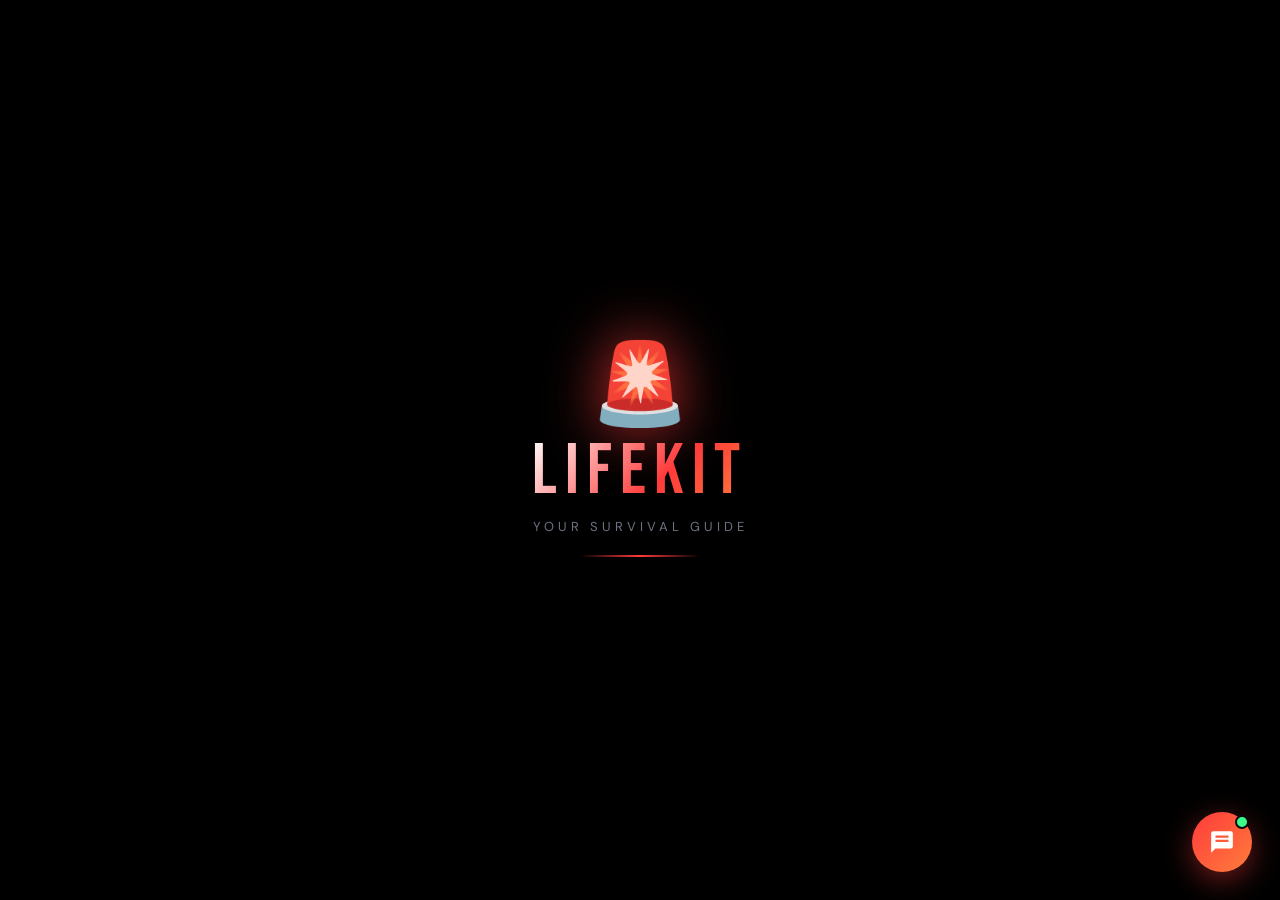
<file: Life-Kit 2026/frontpage.html>
<!DOCTYPE html>
<html lang="en">
<head>
  <meta charset="UTF-8" />
  <meta name="viewport" content="width=device-width, initial-scale=1.0, maximum-scale=1.0" />
  <title>LifeKit</title>
  <link href="https://fonts.googleapis.com/css2?family=Bebas+Neue&family=DM+Sans:wght@300;400;500;600&display=swap" rel="stylesheet">
  <link rel="stylesheet" href="style.css">
</head>
<body>

  <!-- INTRO -->
  <div id="intro">
    <div id="intro-inner">
      <div class="intro-cross">🚨</div>
      <div class="intro-title">LifeKit</div>
      <div class="intro-tagline">Your Survival Guide</div>
      <div class="intro-bar"></div>
    </div>
  </div>

  <!-- MAIN APP -->
  <div id="app">
    <div class="header">
      <div class="header-top">
        <div class="logo-row">
          <div class="logo-icon">🛡️</div>
          <div class="logo-text">LifeKit</div>
        </div>
        <div class="header-badge">Online</div>
      </div>
      <div class="header-sub">
        <h1>Stay Safe.<br>Stay Ready.</h1>
        <p>Emergency knowledge, always with you.</p>
      </div>
    </div>

    <div class="search-bar">
      <span>🔍</span>
      <input type="text" placeholder="Search topics..." />
    </div>

    <div class="section-label">Quick Access</div>

    <div class="cards-grid">

      <a class="card red" href="firstaid-1.html">
        <div class="card-icon">🩹</div>
        <div class="card-label">First Aid</div>
        <div class="card-desc">CPR, bleeding, burns & more</div>
      </a>

      <a class="card orange" href="emergency-1.html">
        <div class="card-icon">🚨</div>
        <div class="card-label">Emergency</div>
        <div class="card-desc">Fire, flood, accidents & crisis</div>
      </a>

      <a class="card yellow" href="safety.html">
        <div class="card-icon">🛡️</div>
        <div class="card-label">Basic Safety</div>
        <div class="card-desc">Daily precautions & prevention</div>
      </a>

      <a class="card green" href="rights.html">
        <div class="card-icon">⚖️</div>
        <div class="card-label">Basic Rights</div>
        <div class="card-desc">Know your legal rights</div>
      </a>

      <a class="card panic" onclick="openPanic()">
        <div class="card-icon">🆘</div>
        <div class="panic-info">
          <div class="card-label">Panic Button</div>
          <div class="card-desc">Immediate help — tap in emergency</div>
        </div>
        <div class="panic-arrow">→</div>
      </a>

    </div>

    <div class="bottom-strip">
      <div class="strip-dot"></div>
      <div class="strip-text"><b>100% Safe.</b> Powered by Paradox Orbit </div>
    </div>
  </div>

  <script src="script.js"></script>

  <!-- ══════════════════════════════════════════
       LIFEKIT CHATBOT
  ══════════════════════════════════════════ -->

  <!-- Toggle Button -->
  <button id="chat-toggle" aria-label="Open chatbot">
    <svg class="icon-chat" viewBox="0 0 24 24"><path d="M20 2H4a2 2 0 0 0-2 2v18l4-4h14a2 2 0 0 0 2-2V4a2 2 0 0 0-2-2zm-2 10H6v-2h12v2zm0-4H6V6h12v2z"/></svg>
    <svg class="icon-close" viewBox="0 0 24 24"><path d="M19 6.41L17.59 5 12 10.59 6.41 5 5 6.41 10.59 12 5 17.59 6.41 19 12 13.41 17.59 19 19 17.59 13.41 12z"/></svg>
    <span class="cb-notif-dot" id="cb-notif-dot"></span>
  </button>

  <!-- Chat Window -->
  <div id="chat-window" role="dialog" aria-label="LifeKit Chatbot">

    <!-- Header -->
    <div class="cb-header">
      <div class="cb-header-avatar">🛡️</div>
      <div class="cb-header-info">
        <h3>LifeKit Assistant</h3>
        <span><span class="cb-online-dot"></span>Online · Ready to help</span>
      </div>
    </div>

    <!-- Messages -->
    <div id="cb-messages"></div>

    <!-- Options -->
    <div id="cb-options">
      <p class="cb-opts-label">Choose an option</p>
      <div class="cb-opts-grid" id="cb-opts-grid"></div>
    </div>

    <!-- Footer -->
    <div class="cb-footer">
      <button id="cb-back-btn" disabled>
        <svg viewBox="0 0 24 24"><path d="M20 11H7.83l5.59-5.59L12 4l-8 8 8 8 1.41-1.41L7.83 13H20v-2z"/></svg>
        Back
      </button>
      <span class="cb-footer-brand">LifeKit</span>
    </div>
  </div>

  <script>
  /* ════════════════════════════════════════════════════
     CHATBOT DATA — add new topics here freely
  ════════════════════════════════════════════════════ */
  const CB_TREE = {
    root: {
      message: "What kind of help do you need today?",
      options: ["First Aid", "Safety Tips", "Emergency Help", "Basic-Rights"]
    },

    /* First Aid */
    "First Aid": { message: "Which first aid topic?", options: ["Cardiac", "Wounds", "Breathing", "Trauma", "Bites", "Medical","Neuro", "Electric Shock First-Aid", "Smoke Inhalation"] },

    /* Cardiac */
    "Cardiac":  { description: "Use the FAST method — Face, Arms, Speech, Time. Every minute counts in a stroke emergency.", link: "firstaid-1.html?tab=cardiac", btnText: "View Steps →" },
   
    /* Wounds */
    "Wounds": { description: "Learn how to clean and dress cuts and scrapes to prevent infection.", link: "firstaid-1.html?tab=wounds", btnText: "View Steps →" },

    /* Breathing */
    "Breathing": { description: "Learn how to help someone having an asthma attack when an inhaler isn't enough.", link: "firstaid-1.html?tab=breathing", btnText: "View Steps →" },

    /* Trauma */
    "Trauma": { description: "Spinal injuries require extreme care — learn what to do and what NOT to do.", link: "firstaid-1.html?tab=trauma", btnText: "View Steps →" },

    /* Bites */
    "Bites": { description: "Bee stings and insect bites can cause allergic reactions — know how to respond.", link: "firstaid-1.html?tab=bites", btnText: "View Steps →" },

    /* Medical */
    "Medical": { description: "Poisoning needs immediate action. Know what to do — and what NOT to do.", link: "firstaid-1.html?tab=medical", btnText: "View Steps →" },

    /* Neuro */
    "Neuro": { description: "Seizures, fainting, panic attacks, and mental health crises — know how to respond calmly.", link: "firstaid-1.html?tab=neuro", btnText: "View Steps →" },

    /* e-shock firstaid */
    "Electric Shock First-Aid": { description: "Electric shock can stop the heart. Learn how to safely help a victim and when to start CPR.", link: "firstaid-1.html?tab=other", btnText: "View Steps →" },
    
    /* Smoke Inhalation */
    "Smoke Inhalation": { description: "Smoke inhalation can be fatal. Get to fresh air fast and learn warning signs of delayed symptoms.", link: "firstaid-1.html?tab=other", btnText: "View Steps →" },


    /* Safety Tips */
    "Safety Tips": { message: "What safety topic interests you?", options: ["Road", "Digital Safety", "Home", "Personal", "Travel", "Financial", "Workplace"] },
    "Road": { description: "Road safety tips to prevent accidents, handle emergencies, and stay safe while driving or walking.", link: "safety.html?tab=road" },
    "Digital Safety":  { description: "Protect yourself online. Learn about cybersecurity, safe browsing, and digital privacy.", link: "safety.html?tab=digital" },
    "Home":     { description: "Keep your home safe from fires, falls, and other household hazards.", link: "safety.html?tab=home" },
    "Personal":     { description: "Personal safety tips for daily life — self-defense awareness, staying alert, and staying secure.", link: "safety.html?tab=personal" },
    "Travel":     { description: "Travel safely with tips on packing essentials, safe transport, and handling emergencies abroad.", link: "safety.html?tab=travel" },
    "Financial":     { description: "Protect yourself from scams, frauds, and financial loss with smart safety practices.", link: "safety.html?tab=financial" },
    "Workplace":     { description: "Workplace safety: prevent injuries, know your rights, and handle emergencies at work.", link: "safety.html?tab=workplace" },

    /* Emergency Help */
    "Emergency Help": { message: "Which emergency service do you need?", options: ["Natural", "Fire", "Vehicle", "Man-Made", "Climate", "Misc"] },
    "Natural":     { description: "Handle natural disasters — earthquakes, floods, cyclones, and landslides step by step.", link: "emergency-1.html?tab=natural" },
    "Fire":  { description: "Fire emergency response — escape safely, use extinguishers, and call for help.", link: "emergency-1.html?tab=fire" },
    "Vehicle": { description: "Road accident response — securing the scene, helping the injured, and alerting authorities.", link: "emergency-1.html?tab=vehicle" },
    "Man-Made": { description: "Respond to man-made disasters — gas leaks, explosions, chemical spills, and terrorism.", link: "emergency-1.html?tab=man" },
    "Climate": { description: "Climate emergencies — extreme heat, cold waves, and weather-related hazards.", link: "emergency-1.html?tab=climate" },
    "Misc": { description: "Other emergencies — missing persons, power outages, crowd crush, and more.", link: "emergency-1.html?tab=misc" },

    /* rights */
    "Basic-Rights": { message: "What would you like support with?", options: ["Fundamental", "Police & Law", "Consumer", "Social", "Labor", "Digital Rights", "Special Group"] },
    "Fundamental":     { description: "Know your fundamental rights as a citizen — equality, freedom, and constitutional protections.", link: "rights.html?tab=fundamental" },
    "Police & Law":    { description: "Know your rights when dealing with police, arrests, FIRs, and legal proceedings.", link: "rights.html?tab=police" },
    "Consumer": { description: "Consumer rights — how to file complaints, get refunds, and fight fraudulent sellers.", link: "rights.html?tab=consumer" },
    "Social": { description: "Social rights — right to education, healthcare, and protection from discrimination.", link: "rights.html?tab=social" },
    "Labor": { description: "Labor rights — minimum wage, working hours, leave policies, and workplace protections.", link: "rights.html?tab=labor" },
    "Digital": { description: "Reignite your motivation with proven strategies and mindset shifts.", link: "rights.html?tab=digital" },
    "Special Group": { description: "Rights for women, children, senior citizens, and people with disabilities.", link: "rights.html?tab=special"},
  };

  /* ════════════ STATE ════════════ */
  let cbHistory     = [];
  let cbCurrentNode = "root";

  /* ════════════ DOM ════════════ */
  const cbToggle   = document.getElementById("chat-toggle");
  const cbWindow   = document.getElementById("chat-window");
  const cbMessages = document.getElementById("cb-messages");
  const cbOptsGrid = document.getElementById("cb-opts-grid");
  const cbOptsSec  = document.getElementById("cb-options");
  const cbBackBtn  = document.getElementById("cb-back-btn");
  const cbNotifDot = document.getElementById("cb-notif-dot");

  /* ════════════ TOGGLE ════════════ */
  cbToggle.addEventListener("click", () => {
    const isOpen = cbWindow.classList.toggle("open");
    cbToggle.classList.toggle("open", isOpen);
    if (isOpen) {
      cbNotifDot.style.display = "none";
      if (cbMessages.childElementCount === 0) cbStart();
    }
  });

  /* ════════════ START ════════════ */
  function cbStart() {
    cbCurrentNode = "root";
    cbHistory = [];
    cbRenderNode("root");
  }

  /* ════════════ RENDER NODE ════════════ */
  function cbRenderNode(key) {
    const node = CB_TREE[key];
    if (!node) return;
    if (node.message) {
      cbShowTyping().then(() => {
        cbAddBot(node.message);
        cbBuildOpts(node.options);
        cbUpdateBack();
        cbScroll();
      });
    }
    if (node.description) {
      cbShowTyping().then(() => {
        cbAddCard(node.description, node.link, node.btnText);
        cbOptsSec.style.display = "none";
        cbUpdateBack();
        cbScroll();
      });
    }
  }

  /* ════════════ OPTION CLICK ════════════ */
  function cbHandleOpt(label) {
    cbHistory.push(cbCurrentNode);
    cbCurrentNode = label;
    cbAddUser(label);
    cbOptsGrid.innerHTML = "";
    cbRenderNode(label);
  }

  /* ════════════ BACK ════════════ */
  cbBackBtn.addEventListener("click", () => {
    if (cbHistory.length === 0) return;
    cbCurrentNode = cbHistory.pop();
    cbMessages.innerHTML = "";
    cbOptsSec.style.display = "";
    cbReplay();
    cbUpdateBack();
  });

  function cbReplay() {
    const path = [...cbHistory, cbCurrentNode];
    cbMessages.innerHTML = "";
    cbOptsGrid.innerHTML = "";
    path.forEach((key, i) => {
      const node = CB_TREE[key];
      if (!node) return;
      if (i < path.length - 1 && node.message) {
        cbMessages.appendChild(cbMakeBot(node.message));
        cbMessages.appendChild(cbMakeUser(path[i + 1]));
      }
    });
    cbRenderNode(cbCurrentNode);
  }

  function cbUpdateBack() { cbBackBtn.disabled = cbHistory.length === 0; }

  /* ════════════ BUILD OPTIONS ════════════ */
  function cbBuildOpts(opts = []) {
    cbOptsGrid.innerHTML = "";
    cbOptsSec.style.display = "";
    opts.forEach(label => {
      const btn = document.createElement("button");
      btn.className = "cb-opt-btn";
      btn.textContent = label;
      btn.addEventListener("click", () => cbHandleOpt(label));
      cbOptsGrid.appendChild(btn);
    });
  }

  /* ════════════ BUBBLE HELPERS ════════════ */
  function cbMakeBot(text) {
    const row = document.createElement("div");
    row.className = "cb-bubble-row bot";
    row.innerHTML = `<div class="cb-bot-avatar">🛡️</div><div class="cb-bubble bot">${text}</div>`;
    return row;
  }
  function cbAddBot(text) { cbMessages.appendChild(cbMakeBot(text)); cbScroll(); }

  function cbMakeUser(text) {
    const row = document.createElement("div");
    row.className = "cb-bubble-row user";
    row.innerHTML = `<div class="cb-bubble user">${text}</div>`;
    return row;
  }
  function cbAddUser(text) { cbMessages.appendChild(cbMakeUser(text)); cbScroll(); }

  function cbAddCard(desc, link, btnText) {
    const card = document.createElement("div");
    card.className = "cb-info-card";
    card.innerHTML = `
      <p>${desc}</p>
      <a href="${link}" class="cb-read-more">
        ${btnText || "Read More"}
        <svg viewBox="0 0 24 24"><path d="M10 6L8.59 7.41 13.17 12l-4.58 4.59L10 18l6-6z"/></svg>
      </a>`;
    cbMessages.appendChild(card);
    cbScroll();
  }

  /* ════════════ TYPING ════════════ */
  function cbShowTyping(delay = 680) {
    return new Promise(resolve => {
      const row = document.createElement("div");
      row.className = "cb-bubble-row bot cb-typing-row";
      row.innerHTML = `<div class="cb-bot-avatar">🛡️</div><div class="cb-typing-bubble"><span></span><span></span><span></span></div>`;
      cbMessages.appendChild(row);
      cbScroll();
      setTimeout(() => { row.remove(); resolve(); }, delay);
    });
  }

  /* ════════════ SCROLL ════════════ */
  function cbScroll() { requestAnimationFrame(() => { cbMessages.scrollTop = cbMessages.scrollHeight; }); }
  </script>


<!-- ══════════════════════════════════════
     PANIC MODAL
══════════════════════════════════════ -->
<div id="panic-overlay" onclick="closePanic()" style="display:none;position:fixed;inset:0;background:rgba(0,0,0,0.75);z-index:9999;backdrop-filter:blur(6px);animation:fadeIn 0.2s ease;"></div>

<div id="panic-modal" style="display:none;position:fixed;bottom:0;left:0;right:0;z-index:10000;background:#111418;border-radius:28px 28px 0 0;padding:24px 20px 40px;border-top:1px solid rgba(255,59,59,0.3);animation:slideUp 0.3s ease;">
  
  <!-- Handle -->
  <div style="width:40px;height:4px;background:rgba(255,255,255,0.15);border-radius:2px;margin:0 auto 20px;"></div>

  <!-- Title -->
  <div style="display:flex;align-items:center;gap:10px;margin-bottom:6px;">
    <div style="font-size:28px;">🆘</div>
    <div>
      <div style="font-family:'Bebas Neue',sans-serif;font-size:26px;letter-spacing:2px;color:#ff3b3b;">EMERGENCY HELP</div>
      <div style="font-size:12px;color:#6b7280;">Tap any number to call immediately</div>
    </div>
  </div>

  <!-- Warning banner -->
  <div style="background:rgba(255,59,59,0.08);border:1px solid rgba(255,59,59,0.25);border-radius:14px;padding:12px 14px;margin:16px 0;display:flex;gap:10px;align-items:center;">
    <div style="font-size:18px;">⚠️</div>
    <div style="font-size:12px;color:#ff8080;line-height:1.5;">If life is in danger, call <strong>112</strong> immediately . This app is not a substitute for professional help.</div>
  </div>

  <!-- Call buttons -->
  <div style="display:flex;flex-direction:column;gap:10px;">

    <a href="tel:112" style="display:flex;align-items:center;gap:14px;background:linear-gradient(135deg,#ff3b3b,#cc2020);border-radius:16px;padding:16px 18px;text-decoration:none;box-shadow:0 6px 20px rgba(255,59,59,0.35);">
      <div style="font-size:26px;">🚨</div>
      <div style="flex:1;">
        <div style="font-family:'Bebas Neue',sans-serif;font-size:22px;color:#fff;letter-spacing:1px;">112 — All emergency services</div>
        <div style="font-size:11px;color:rgba(255,255,255,0.7);">Police · Ambulance · Fire - All in All</div>
      </div>
      <div style="font-size:22px;">📞</div>
    </a>

    <div style="display:grid;grid-template-columns:1fr 1fr;gap:10px;">

      <a href="tel:102" style="display:flex;flex-direction:column;align-items:center;gap:6px;background:#161b22;border:1px solid rgba(255,255,255,0.07);border-radius:14px;padding:14px 10px;text-decoration:none;">
        <div style="font-size:22px;">🚑</div>
        <div style="font-family:'Bebas Neue',sans-serif;font-size:24px;color:#ff7c3b;letter-spacing:1px;">102</div>
        <div style="font-size:11px;color:#6b7280;">Ambulance</div>
      </a>

      <a href="tel:101" style="display:flex;flex-direction:column;align-items:center;gap:6px;background:#161b22;border:1px solid rgba(255,255,255,0.07);border-radius:14px;padding:14px 10px;text-decoration:none;">
        <div style="font-size:22px;">🔥</div>
        <div style="font-family:'Bebas Neue',sans-serif;font-size:24px;color:#ff7c3b;letter-spacing:1px;">101</div>
        <div style="font-size:11px;color:#6b7280;">Fire Brigade</div>
      </a>

      <a href="tel:100" style="display:flex;flex-direction:column;align-items:center;gap:6px;background:#161b22;border:1px solid rgba(255,255,255,0.07);border-radius:14px;padding:14px 10px;text-decoration:none;">
        <div style="font-size:22px;">👮</div>
        <div style="font-family:'Bebas Neue',sans-serif;font-size:24px;color:#ff7c3b;letter-spacing:1px;">100</div>
        <div style="font-size:11px;color:#6b7280;">Police</div>
      </a>

      <a href="tel:108" style="display:flex;flex-direction:column;align-items:center;gap:6px;background:#161b22;border:1px solid rgba(255,255,255,0.07);border-radius:14px;padding:14px 10px;text-decoration:none;">
        <div style="font-size:22px;">🏥</div>
        <div style="font-family:'Bebas Neue',sans-serif;font-size:24px;color:#ff7c3b;letter-spacing:1px;">108</div>
        <div style="font-size:11px;color:#6b7280;">EMRI</div>
      </a>

    </div>

    <!-- Close button -->
    <button onclick="closePanic()" style="width:100%;padding:14px;background:rgba(255,255,255,0.06);border:1px solid rgba(255,255,255,0.1);border-radius:14px;color:#6b7280;font-family:'DM Sans',sans-serif;font-size:14px;cursor:pointer;margin-top:4px;">
      ✕ Close
    </button>

  </div>
</div>

<style>
  @keyframes slideUp { from{transform:translateY(100%)} to{transform:translateY(0)} }
  @keyframes fadeIn  { from{opacity:0} to{opacity:1} }
</style>

<script>
  function openPanic() {
    document.getElementById('panic-overlay').style.display = 'block';
    document.getElementById('panic-modal').style.display = 'block';
    document.body.style.overflow = 'hidden';
  }
  function closePanic() {
    document.getElementById('panic-overlay').style.display = 'none';
    document.getElementById('panic-modal').style.display = 'none';
    document.body.style.overflow = '';
  }
</script>

</body>
</html>
</file>
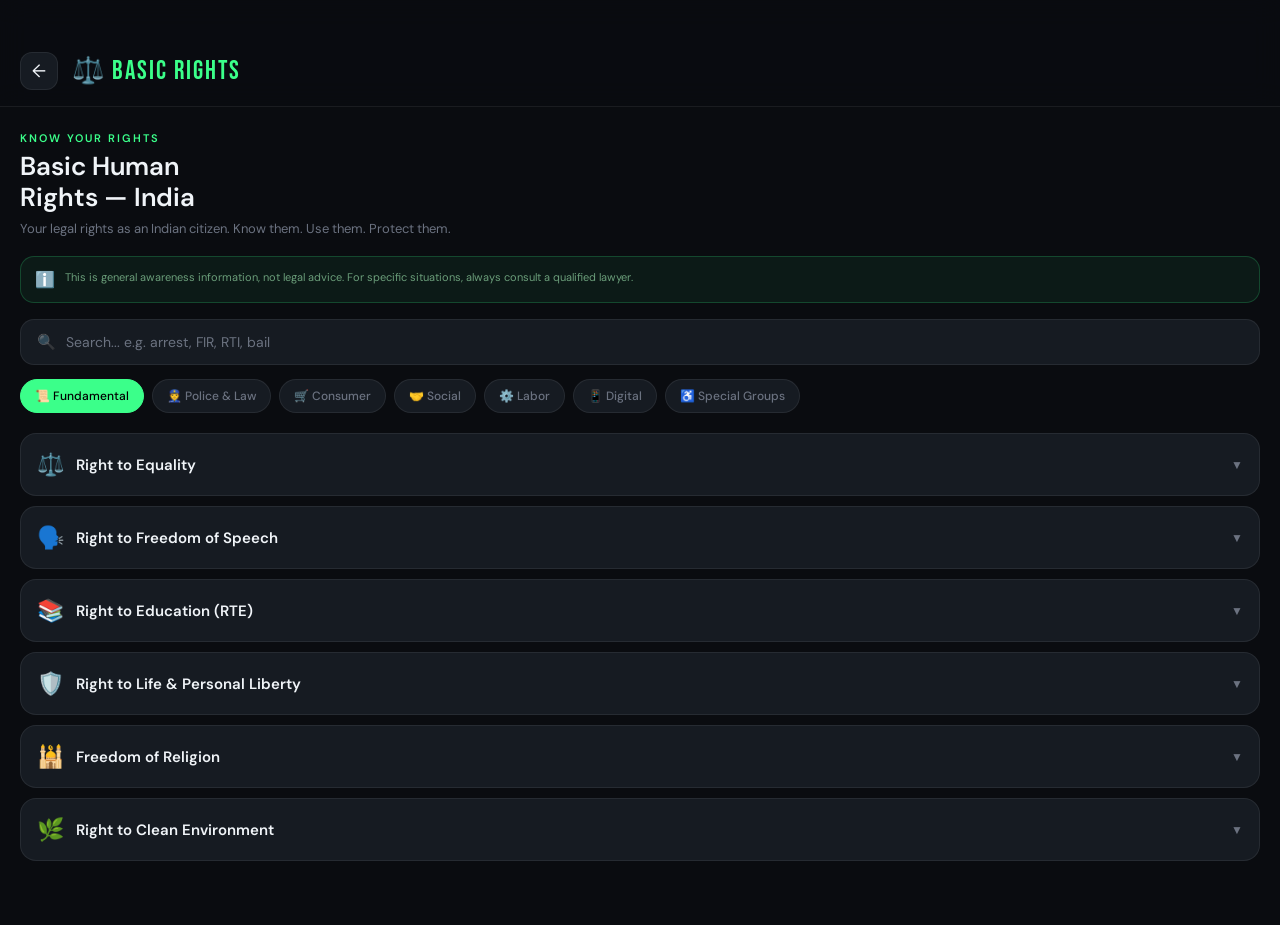
<file: Life-Kit 2026/rights.html>
<!DOCTYPE html>
<html lang="en">
<head>
  <meta charset="UTF-8" />
  <meta name="viewport" content="width=device-width, initial-scale=1.0, maximum-scale=1.0" />
  <title>LifeKit — Basic Rights</title>
  <link href="https://fonts.googleapis.com/css2?family=Bebas+Neue&family=DM+Sans:wght@300;400;500;600&display=swap" rel="stylesheet">
  <style>
    :root { --bg:#0a0c10; --surface:#111418; --card:#161b22; --border:rgba(255,255,255,0.07); --accent:#3bff8a; --accent2:#00cc66; --text:#f0f4f8; --muted:#6b7280; }
    * { margin:0; padding:0; box-sizing:border-box; -webkit-tap-highlight-color:transparent; }
    body { background:var(--bg); color:var(--text); font-family:'DM Sans',sans-serif; min-height:100vh; padding-bottom:48px; }
    .top-bar { display:flex; align-items:center; gap:14px; padding:52px 20px 16px; position:sticky; top:0; background:rgba(10,12,16,0.94); backdrop-filter:blur(14px); z-index:100; border-bottom:1px solid var(--border); }
    .back-btn { width:38px; height:38px; background:var(--card); border:1px solid var(--border); border-radius:12px; display:flex; align-items:center; justify-content:center; font-size:18px; text-decoration:none; color:var(--text); flex-shrink:0; }
    .back-btn:active { background:var(--surface); }
    .top-title { font-family:'Bebas Neue',sans-serif; font-size:26px; letter-spacing:2px; color:var(--accent); }
    .hero { padding:24px 20px 16px; animation:fadeUp 0.5s ease forwards; }
    @keyframes fadeUp { from{opacity:0;transform:translateY(18px)} to{opacity:1;transform:translateY(0)} }
    .hero-label { font-size:11px; font-weight:600; letter-spacing:2px; text-transform:uppercase; color:var(--accent); margin-bottom:6px; }
    .hero h1 { font-size:26px; font-weight:600; line-height:1.2; margin-bottom:6px; }
    .hero p { font-size:13px; color:var(--muted); line-height:1.6; }
    .disclaimer { margin:0 20px 16px; background:rgba(59,255,138,0.06); border:1px solid rgba(59,255,138,0.2); border-radius:14px; padding:12px 14px; display:flex; gap:10px; }
    .disclaimer p { font-size:11px; color:#6b9e7a; line-height:1.5; }
    .search-wrap { padding:0 20px 14px; }
    .search-box { background:var(--card); border:1px solid var(--border); border-radius:14px; display:flex; align-items:center; gap:10px; padding:12px 16px; }
    .search-box span { font-size:15px; opacity:0.4; }
    .search-box input { background:none; border:none; outline:none; color:var(--text); font-family:'DM Sans',sans-serif; font-size:14px; flex:1; }
    .search-box input::placeholder { color:var(--muted); }
    .tabs-wrap { overflow-x:auto; padding:0 20px 4px; scrollbar-width:none; }
    .tabs-wrap::-webkit-scrollbar { display:none; }
    .tabs { display:flex; gap:8px; width:max-content; }
    .tab { padding:8px 14px; border-radius:20px; border:1px solid var(--border); background:var(--card); font-size:12px; font-weight:500; color:var(--muted); cursor:pointer; white-space:nowrap; transition:all 0.2s; -webkit-user-select:none; }
    .tab.active { background:var(--accent); border-color:var(--accent); color:#000; }
    .content-area { padding:16px 20px; }
    .topic-section { display:none; }
    .topic-section.active { display:block; animation:fadeUp 0.3s ease; }
    .accordion { display:flex; flex-direction:column; gap:10px; }
    .acc-item { background:var(--card); border:1px solid var(--border); border-radius:16px; overflow:hidden; }
    .acc-header { display:flex; align-items:center; gap:12px; padding:16px; cursor:pointer; -webkit-user-select:none; }
    .acc-header:active { background:rgba(255,255,255,0.03); }
    .acc-icon { font-size:22px; flex-shrink:0; }
    .acc-title { font-size:15px; font-weight:600; flex:1; }
    .acc-arrow { font-size:12px; color:var(--muted); transition:transform 0.25s; flex-shrink:0; }
    .acc-item.open .acc-arrow { transform:rotate(180deg); }
    .acc-body { display:none; padding:0 16px 16px; }
    .acc-item.open .acc-body { display:block; animation:fadeUp 0.25s ease; }
    .steps { display:flex; flex-direction:column; gap:10px; margin-top:4px; }
    .step { display:flex; gap:12px; align-items:flex-start; background:rgba(59,255,138,0.04); border:1px solid rgba(59,255,138,0.1); border-radius:12px; padding:12px; }
    .step-n { width:26px; height:26px; border-radius:50%; background:rgba(59,255,138,0.12); border:1px solid rgba(59,255,138,0.25); color:var(--accent); font-family:'Bebas Neue',sans-serif; font-size:13px; display:flex; align-items:center; justify-content:center; flex-shrink:0; }
    .step-c h4 { font-size:14px; font-weight:600; margin-bottom:3px; }
    .step-c p { font-size:12px; color:var(--muted); line-height:1.5; }
    .law-tag { display:inline-block; background:rgba(59,255,138,0.1); border:1px solid rgba(59,255,138,0.2); border-radius:6px; padding:2px 8px; font-size:10px; color:var(--accent); font-weight:600; margin-bottom:6px; letter-spacing:0.5px; }
    .warn { background:rgba(255,59,59,0.07); border:1px solid rgba(255,59,59,0.2); border-radius:12px; padding:12px 14px; margin-top:12px; display:flex; gap:10px; align-items:flex-start; }
    .warn p { font-size:12px; color:#ff8080; line-height:1.5; }
    .tip { background:rgba(59,138,255,0.07); border:1px solid rgba(59,138,255,0.2); border-radius:12px; padding:12px 14px; margin-top:10px; display:flex; gap:10px; align-items:flex-start; }
    .tip p { font-size:12px; color:#80b8ff; line-height:1.5; }
    .wi { font-size:16px; flex-shrink:0; }
    .no-result { text-align:center; padding:40px 20px; color:var(--muted); font-size:14px; display:none; }
  </style>
</head>
<body>
<div class="top-bar">
  <a class="back-btn" href="frontpage.html">←</a>
  <div class="top-title">⚖️ Basic Rights</div>
</div>
<div class="hero">
  <div class="hero-label">Know Your Rights</div>
  <h1>Basic Human<br>Rights — India</h1>
  <p>Your legal rights as an Indian citizen. Know them. Use them. Protect them.</p>
</div>
<div class="disclaimer">
  <div class="wi">ℹ️</div>
  <p>This is general awareness information, not legal advice. For specific situations, always consult a qualified lawyer.</p>
</div>
<div class="search-wrap">
  <div class="search-box">
    <span>🔍</span>
    <input type="text" id="searchInput" placeholder="Search... e.g. arrest, FIR, RTI, bail" oninput="doSearch()" />
  </div>
</div>
<div class="tabs-wrap">
  <div class="tabs">
    <div class="tab active" onclick="showTab('fundamental',this)">📜 Fundamental</div>
    <div class="tab" onclick="showTab('police',this)">👮 Police & Law</div>
    <div class="tab" onclick="showTab('consumer',this)">🛒 Consumer</div>
    <div class="tab" onclick="showTab('social',this)">🤝 Social</div>
    <div class="tab" onclick="showTab('labor',this)">⚙️ Labor</div>
    <div class="tab" onclick="showTab('digital',this)">📱 Digital</div>
    <div class="tab" onclick="showTab('special',this)">♿ Special Groups</div>
  </div>
</div>
<div class="content-area">
<div class="no-result" id="noResult">No topics found. Try a different keyword.</div>

<!-- FUNDAMENTAL -->
<div class="topic-section active" id="tab-fundamental">
<div class="accordion">

  <div class="acc-item" data-keywords="right to equality discrimination caste religion gender">
    <div class="acc-header" onclick="toggleAcc(this)"><div class="acc-icon">⚖️</div><div class="acc-title">Right to Equality</div><div class="acc-arrow">▼</div></div>
    <div class="acc-body"><div class="steps">
      <div class="step"><div class="step-n">📜</div><div class="step-c"><div class="law-tag">Article 14–18</div><h4>What It Means</h4><p>Every Indian citizen is equal before the law. No one can be discriminated against based on religion, caste, sex, place of birth, or race — in government services, public places, or employment.</p></div></div>
      <div class="step"><div class="step-n">✓</div><div class="step-c"><h4>What You Can Do</h4><p>If denied service or discriminated in public place — file complaint with District Magistrate, Human Rights Commission, or NHRC (nhrc.nic.in).</p></div></div>
    </div></div>
  </div>

  <div class="acc-item" data-keywords="freedom speech expression opinion press">
    <div class="acc-header" onclick="toggleAcc(this)"><div class="acc-icon">🗣️</div><div class="acc-title">Right to Freedom of Speech</div><div class="acc-arrow">▼</div></div>
    <div class="acc-body"><div class="steps">
      <div class="step"><div class="step-n">📜</div><div class="step-c"><div class="law-tag">Article 19(1)(a)</div><h4>What It Means</h4><p>You have the right to express opinions, criticize government, protest peacefully, and speak freely — subject to reasonable restrictions on public order and decency.</p></div></div>
      <div class="step"><div class="step-n">✓</div><div class="step-c"><h4>Limits</h4><p>Hate speech, incitement to violence, and defamation are not protected. Free speech does not include harassing individuals.</p></div></div>
    </div></div>
  </div>

  <div class="acc-item" data-keywords="right education rte children 6 14 free school">
    <div class="acc-header" onclick="toggleAcc(this)"><div class="acc-icon">📚</div><div class="acc-title">Right to Education (RTE)</div><div class="acc-arrow">▼</div></div>
    <div class="acc-body"><div class="steps">
      <div class="step"><div class="step-n">📜</div><div class="step-c"><div class="law-tag">Article 21A + RTE Act 2009</div><h4>What It Means</h4><p>Every child aged 6–14 has the right to free and compulsory education in a government school. No school can deny admission, charge fees, or expel a child in this age group.</p></div></div>
      <div class="step"><div class="step-n">✓</div><div class="step-c"><h4>25% Reservation</h4><p>Private schools must reserve 25% seats for economically weaker sections (EWS). Apply through state RTE portal — it's free.</p></div></div>
      <div class="step"><div class="step-n">✓</div><div class="step-c"><h4>If Denied</h4><p>Complain to Block Education Officer or District Magistrate. School can face heavy penalties for refusing admission.</p></div></div>
    </div></div>
  </div>

  <div class="acc-item" data-keywords="right life personal liberty article 21">
    <div class="acc-header" onclick="toggleAcc(this)"><div class="acc-icon">🛡️</div><div class="acc-title">Right to Life & Personal Liberty</div><div class="acc-arrow">▼</div></div>
    <div class="acc-body"><div class="steps">
      <div class="step"><div class="step-n">📜</div><div class="step-c"><div class="law-tag">Article 21</div><h4>Most Powerful Right</h4><p>Article 21 is the broadest fundamental right — it includes right to live with dignity, right to privacy, right to education, right to health, and protection from arbitrary state action.</p></div></div>
      <div class="step"><div class="step-n">✓</div><div class="step-c"><h4>Medical Emergency</h4><p>Under Article 21, NO hospital — government or private — can deny emergency medical treatment due to inability to pay. Treatment first, payment later.</p></div></div>
      <div class="step"><div class="step-n">✓</div><div class="step-c"><h4>Enforce It</h4><p>If Article 21 is violated — file a Writ Petition directly in High Court. This right is directly enforceable against the State.</p></div></div>
    </div></div>
  </div>

  <div class="acc-item" data-keywords="freedom religion pray worship dharma">
    <div class="acc-header" onclick="toggleAcc(this)"><div class="acc-icon">🕌</div><div class="acc-title">Freedom of Religion</div><div class="acc-arrow">▼</div></div>
    <div class="acc-body"><div class="steps">
      <div class="step"><div class="step-n">📜</div><div class="step-c"><div class="law-tag">Article 25–28</div><h4>What It Means</h4><p>Every person has the right to freely profess, practice, and propagate any religion. No one can be forced to pay taxes for promotion of another religion.</p></div></div>
      <div class="step"><div class="step-n">✓</div><div class="step-c"><h4>Limits</h4><p>Religious practices that endanger public order, morality, or health are not protected. Forcible conversion is illegal in several states.</p></div></div>
    </div></div>
  </div>

  <div class="acc-item" data-keywords="environmental right clean water pollution air">
    <div class="acc-header" onclick="toggleAcc(this)"><div class="acc-icon">🌿</div><div class="acc-title">Right to Clean Environment</div><div class="acc-arrow">▼</div></div>
    <div class="acc-body"><div class="steps">
      <div class="step"><div class="step-n">📜</div><div class="step-c"><div class="law-tag">Article 21 + Article 48A</div><h4>What It Means</h4><p>Supreme Court has held that right to clean environment, clean water, and pollution-free air is part of the Right to Life under Article 21.</p></div></div>
      <div class="step"><div class="step-n">✓</div><div class="step-c"><h4>How to Complain</h4><p>Pollution complaints: National Green Tribunal (NGT) at ngtnational.in — free to file. No lawyer needed for basic complaints. NGT has strong powers to fine industries.</p></div></div>
    </div></div>
  </div>

</div>
</div>

<!-- POLICE & LAW -->
<div class="topic-section" id="tab-police">
<div class="accordion">

  <div class="acc-item" data-keywords="arrest rights illegal 24 hours magistrate warrant">
    <div class="acc-header" onclick="toggleAcc(this)"><div class="acc-icon">👮</div><div class="acc-title">Rights Against Illegal Arrest</div><div class="acc-arrow">▼</div></div>
    <div class="acc-body"><div class="steps">
      <div class="step"><div class="step-n">📜</div><div class="step-c"><div class="law-tag">Article 22 + BNSS 2023</div><h4>Your 5 Core Rights on Arrest</h4><p>1. Right to know reason for arrest. 2. Right to be produced before Magistrate within 24 hours. 3. Right to inform a family member/friend. 4. Right to remain silent. 5. Right to a lawyer immediately.</p></div></div>
      <div class="step"><div class="step-n">✓</div><div class="step-c"><h4>If Illegally Detained</h4><p>File Habeas Corpus petition in High Court — fastest legal remedy to secure release from illegal detention. Any citizen can file it.</p></div></div>
      <div class="step"><div class="step-n">✓</div><div class="step-c"><h4>Warrantless Arrest</h4><p>Police can arrest without warrant for cognizable offences (serious crimes). For non-cognizable offences — they must get a warrant from Magistrate first.</p></div></div>
    </div>
    <div class="warn"><div class="wi">⚠️</div><p>If police refuse to inform your family or allow lawyer access — that's a violation of your fundamental rights. Remember: you can stay silent until your lawyer arrives.</p></div>
    </div>
  </div>

  <div class="acc-item" data-keywords="right to silence police interrogation statement">
    <div class="acc-header" onclick="toggleAcc(this)"><div class="acc-icon">🤐</div><div class="acc-title">Right to Silence</div><div class="acc-arrow">▼</div></div>
    <div class="acc-body"><div class="steps">
      <div class="step"><div class="step-n">📜</div><div class="step-c"><div class="law-tag">Article 20(3)</div><h4>No Self-Incrimination</h4><p>You cannot be compelled to be a witness against yourself. You have the right to refuse to answer questions that may incriminate you.</p></div></div>
      <div class="step"><div class="step-n">✓</div><div class="step-c"><h4>How to Use It</h4><p>Simply say: "I exercise my right to remain silent and wish to speak to a lawyer." You don't need to explain further. Don't sign any statement without lawyer present.</p></div></div>
      <div class="step"><div class="step-n">✓</div><div class="step-c"><h4>Confession to Police is Not Evidence</h4><p>Under Indian law, a confession made to a police officer is NOT admissible as evidence. Only confessions to a Magistrate are valid.</p></div></div>
    </div></div>
  </div>

  <div class="acc-item" data-keywords="fir filing right police refuse first information report">
    <div class="acc-header" onclick="toggleAcc(this)"><div class="acc-icon">📋</div><div class="acc-title">FIR Filing Rights</div><div class="acc-arrow">▼</div></div>
    <div class="acc-body"><div class="steps">
      <div class="step"><div class="step-n">1</div><div class="step-c"><h4>Police MUST Register FIR</h4><p>For cognizable offences (theft, rape, murder, fraud), police are legally obligated to register FIR immediately. They cannot refuse or ask you to come back later.</p></div></div>
      <div class="step"><div class="step-n">2</div><div class="step-c"><h4>If Police Refuse</h4><p>Send a written complaint by speed post to Superintendent of Police (SP). If still refused — file complaint directly before Magistrate under Section 175 BNSS.</p></div></div>
      <div class="step"><div class="step-n">3</div><div class="step-c"><h4>Online FIR</h4><p>Most states allow online FIR for certain offences. Check your state police website. Also file cybercrime at cybercrime.gov.in.</p></div></div>
      <div class="step"><div class="step-n">4</div><div class="step-c"><h4>Get FIR Copy Free</h4><p>You have the right to receive a free copy of your FIR immediately upon registration. Police cannot charge any fee for this.</p></div></div>
    </div></div>
  </div>

  <div class="acc-item" data-keywords="bail rights custody pretrial non-bailable">
    <div class="acc-header" onclick="toggleAcc(this)"><div class="acc-icon">🔓</div><div class="acc-title">Right to Bail</div><div class="acc-arrow">▼</div></div>
    <div class="acc-body"><div class="steps">
      <div class="step"><div class="step-n">1</div><div class="step-c"><h4>Bailable Offences</h4><p>You have a right to bail as a matter of right for bailable offences. Police cannot deny bail for minor offences — it's mandatory.</p></div></div>
      <div class="step"><div class="step-n">2</div><div class="step-c"><h4>Non-Bailable Offences</h4><p>Bail is at court's discretion. Apply to Sessions Court if Magistrate refuses. High Court has power to grant bail in all cases.</p></div></div>
      <div class="step"><div class="step-n">3</div><div class="step-c"><h4>Default Bail</h4><p>If police don't file chargesheet within 60–90 days of arrest (depending on offence), you have a statutory right to bail — courts must grant it.</p></div></div>
    </div></div>
  </div>

  <div class="acc-item" data-keywords="illegal search home warrant police raid privacy">
    <div class="acc-header" onclick="toggleAcc(this)"><div class="acc-icon">🏠</div><div class="acc-title">Right Against Illegal Search</div><div class="acc-arrow">▼</div></div>
    <div class="acc-body"><div class="steps">
      <div class="step"><div class="step-n">1</div><div class="step-c"><h4>Search Warrant Required</h4><p>Police cannot search your home without a search warrant from a Magistrate — except in specific urgent circumstances (hot pursuit, etc.).</p></div></div>
      <div class="step"><div class="step-n">2</div><div class="step-c"><h4>Demand to See Warrant</h4><p>Ask to see the warrant before allowing entry. Note the warrant number, issuing Magistrate, and scope of search.</p></div></div>
      <div class="step"><div class="step-n">3</div><div class="step-c"><h4>Witness Your Search</h4><p>During search — two independent witnesses (panchas) must be present. Demand a copy of the seizure memo for everything taken.</p></div></div>
    </div></div>
  </div>

  <div class="acc-item" data-keywords="free legal aid lawyer government poor vakil">
    <div class="acc-header" onclick="toggleAcc(this)"><div class="acc-icon">⚖️</div><div class="acc-title">Right to Free Legal Aid</div><div class="acc-arrow">▼</div></div>
    <div class="acc-body"><div class="steps">
      <div class="step"><div class="step-n">📜</div><div class="step-c"><div class="law-tag">Article 39A + Legal Services Authorities Act</div><h4>Who Gets Free Legal Aid</h4><p>Women, children, SC/ST, persons with disabilities, victims of trafficking, those with annual income below ₹3 lakh — are entitled to free government lawyer.</p></div></div>
      <div class="step"><div class="step-n">✓</div><div class="step-c"><h4>How to Get It</h4><p>Contact District Legal Services Authority (DLSA) in your district. Every court also has a Legal Aid desk — walk in and ask. It's completely free.</p></div></div>
      <div class="step"><div class="step-n">✓</div><div class="step-c"><h4>NALSA Helpline</h4><p>National Legal Services Authority: Call 15100 (free) for legal help. They provide lawyers, mediation, and guidance.</p></div></div>
    </div></div>
  </div>

  <div class="acc-item" data-keywords="torture police custody violence third degree illegal">
    <div class="acc-header" onclick="toggleAcc(this)"><div class="acc-icon">🚫</div><div class="acc-title">Protection Against Torture & Custodial Violence</div><div class="acc-arrow">▼</div></div>
    <div class="acc-body"><div class="steps">
      <div class="step"><div class="step-n">📜</div><div class="step-c"><div class="law-tag">Article 21 + IPC Sections</div><h4>Custodial Violence is Illegal</h4><p>Any physical or mental torture in police or judicial custody is illegal. Police officers who commit it face criminal charges and departmental action.</p></div></div>
      <div class="step"><div class="step-n">✓</div><div class="step-c"><h4>How to Complain</h4><p>File complaint with: NHRC (nhrc.nic.in | 14433), State Human Rights Commission, or SP of District. You can also petition High Court directly.</p></div></div>
      <div class="step"><div class="step-n">✓</div><div class="step-c"><h4>Medical Exam Right</h4><p>Any person in custody has the right to be medically examined — especially after alleging violence. Demand this right loudly and clearly.</p></div></div>
    </div></div>
  </div>

  <div class="acc-item" data-keywords="right speedy trial case delay court justice">
    <div class="acc-header" onclick="toggleAcc(this)"><div class="acc-icon">⏱️</div><div class="acc-title">Right to Speedy Trial</div><div class="acc-arrow">▼</div></div>
    <div class="acc-body"><div class="steps">
      <div class="step"><div class="step-n">📜</div><div class="step-c"><div class="law-tag">Article 21 — SC Interpretation</div><h4>What It Means</h4><p>Supreme Court has held that unreasonable delay in trial violates Article 21. You can apply to High Court for expedited trial or bail if case is delayed without reason.</p></div></div>
      <div class="step"><div class="step-n">✓</div><div class="step-c"><h4>Undertrial Rights</h4><p>If you've been in jail as undertrial for half the maximum sentence for the alleged offence — you have the right to bail under Section 479 BNSS.</p></div></div>
    </div></div>
  </div>

</div>
</div>

<!-- CONSUMER -->
<div class="topic-section" id="tab-consumer">
<div class="accordion">

  <div class="acc-item" data-keywords="consumer rights complaint court product defect fraud refund">
    <div class="acc-header" onclick="toggleAcc(this)"><div class="acc-icon">🛒</div><div class="acc-title">Consumer Rights</div><div class="acc-arrow">▼</div></div>
    <div class="acc-body"><div class="steps">
      <div class="step"><div class="step-n">📜</div><div class="step-c"><div class="law-tag">Consumer Protection Act 2019</div><h4>Your 6 Consumer Rights</h4><p>1. Right to Safety. 2. Right to Information. 3. Right to Choose. 4. Right to be Heard. 5. Right to Redressal. 6. Right to Consumer Education.</p></div></div>
      <div class="step"><div class="step-n">✓</div><div class="step-c"><h4>File a Complaint</h4><p>Online at consumerhelpline.gov.in or call 1915 (National Consumer Helpline). For claims under ₹50 lakh: District Consumer Commission. Free to file, no lawyer mandatory.</p></div></div>
      <div class="step"><div class="step-n">✓</div><div class="step-c"><h4>E-Commerce Rights</h4><p>Online sellers must display all charges upfront. No hidden charges. Return and refund policies must be clearly stated. You can complain to NCH for online fraud too.</p></div></div>
    </div>
    <div class="tip"><div class="wi">💡</div><p>Always keep bills, warranty cards, and screenshots of online orders. These are your evidence in consumer court.</p></div>
    </div>
  </div>

  <div class="acc-item" data-keywords="medical right hospital emergency treatment deny">
    <div class="acc-header" onclick="toggleAcc(this)"><div class="acc-icon">🏥</div><div class="acc-title">Right to Medical Care</div><div class="acc-arrow">▼</div></div>
    <div class="acc-body"><div class="steps">
      <div class="step"><div class="step-n">1</div><div class="step-c"><h4>No Emergency Denial</h4><p>NO hospital — government or private — can deny emergency medical treatment. Demanding payment before treatment in emergency = illegal. Treat first, pay later.</p></div></div>
      <div class="step"><div class="step-n">2</div><div class="step-c"><h4>Right to Information</h4><p>You have the right to know your diagnosis, treatment options, risks, and alternatives in language you understand before giving consent.</p></div></div>
      <div class="step"><div class="step-n">3</div><div class="step-c"><h4>Medical Records</h4><p>You have the right to receive copies of all your medical records, test reports, and discharge summary. Hospitals cannot refuse this.</p></div></div>
      <div class="step"><div class="step-n">4</div><div class="step-c"><h4>Complaint for Medical Negligence</h4><p>File with State Medical Council, National Medical Commission (nmc.org.in), or Consumer Court for compensation.</p></div></div>
    </div></div>
  </div>

  <div class="acc-item" data-keywords="tenant rights rental house eviction notice landlord kirayedari">
    <div class="acc-header" onclick="toggleAcc(this)"><div class="acc-icon">🏘️</div><div class="acc-title">Tenant Rights (Kirayedari Adhikar)</div><div class="acc-arrow">▼</div></div>
    <div class="acc-body"><div class="steps">
      <div class="step"><div class="step-n">1</div><div class="step-c"><h4>No Arbitrary Eviction</h4><p>Landlord cannot evict you without proper legal notice and reason. Most state tenancy laws require 1–3 months notice. Forced eviction without court order is illegal.</p></div></div>
      <div class="step"><div class="step-n">2</div><div class="step-c"><h4>Rent Agreement is Key</h4><p>Always get a written and registered rent agreement. Unregistered agreements still have legal value as evidence but registered ones are stronger.</p></div></div>
      <div class="step"><div class="step-n">3</div><div class="step-c"><h4>Security Deposit</h4><p>Landlord must return security deposit within 30 days of vacating (with deductions for legitimate damage). Document condition of house on move-in with photos.</p></div></div>
      <div class="step"><div class="step-n">4</div><div class="step-c"><h4>If Harassed</h4><p>Cutting off water/electricity to force eviction is illegal. File complaint with Rent Control Court or District Magistrate.</p></div></div>
    </div></div>
  </div>

  <div class="acc-item" data-keywords="RTI right to information government file application">
    <div class="acc-header" onclick="toggleAcc(this)"><div class="acc-icon">📄</div><div class="acc-title">Right to Information (RTI)</div><div class="acc-arrow">▼</div></div>
    <div class="acc-body"><div class="steps">
      <div class="step"><div class="step-n">📜</div><div class="step-c"><div class="law-tag">RTI Act 2005</div><h4>What You Can Ask</h4><p>Any citizen can ask any government department for any public information. Why your application is delayed, government expenses, tender details, officer's qualifications — anything.</p></div></div>
      <div class="step"><div class="step-n">✓</div><div class="step-c"><h4>How to File</h4><p>Online at rtionline.gov.in — ₹10 application fee. Reply must come within 30 days. Free for BPL card holders. No need for lawyer or reason.</p></div></div>
      <div class="step"><div class="step-n">✓</div><div class="step-c"><h4>If Denied</h4><p>File First Appeal with senior officer within 30 days. Then Second Appeal with Central/State Information Commissioner. Penalty for delay: ₹250/day on the officer.</p></div></div>
    </div>
    <div class="tip"><div class="wi">💡</div><p>RTI is one of the most powerful tools against corruption. Use it freely — officers are legally bound to respond.</p></div>
    </div>
  </div>

</div>
</div>

<!-- SOCIAL -->
<div class="topic-section" id="tab-social">
<div class="accordion">

  <div class="acc-item" data-keywords="women rights domestic violence maternity equal pay">
    <div class="acc-header" onclick="toggleAcc(this)"><div class="acc-icon">👩</div><div class="acc-title">Women's Legal Rights</div><div class="acc-arrow">▼</div></div>
    <div class="acc-body"><div class="steps">
      <div class="step"><div class="step-n">📜</div><div class="step-c"><div class="law-tag">PWDVA 2005 + IPC 498A + POSH Act</div><h4>Domestic Violence</h4><p>Domestic violence includes physical, emotional, sexual, and economic abuse. File complaint with Protection Officer (in every district) or directly at police station. Shelter homes available.</p></div></div>
      <div class="step"><div class="step-n">✓</div><div class="step-c"><h4>Maternity Benefits</h4><p>Maternity Benefit Act: 26 weeks paid leave for first 2 children, 12 weeks for third. Cannot be dismissed during pregnancy. Right to work from home after return.</p></div></div>
      <div class="step"><div class="step-n">✓</div><div class="step-c"><h4>Workplace Harassment (POSH)</h4><p>Every workplace must have Internal Complaints Committee. File complaint within 3 months of incident. Employer must act within 60 days. Confidentiality is mandatory.</p></div></div>
      <div class="step"><div class="step-n">✓</div><div class="step-c"><h4>Equal Pay</h4><p>Equal Remuneration Act: women must receive same pay as men for same work. Any discrimination is punishable.</p></div></div>
    </div>
    <div class="tip"><div class="wi">💡</div><p>Women's Helpline: 181 | Domestic Violence: 181 | NCW Helpline: 7827-170-170</p></div>
    </div>
  </div>

  <div class="acc-item" data-keywords="senior citizens elderly rights maintenance protection parents">
    <div class="acc-header" onclick="toggleAcc(this)"><div class="acc-icon">👴</div><div class="acc-title">Rights of Senior Citizens</div><div class="acc-arrow">▼</div></div>
    <div class="acc-body"><div class="steps">
      <div class="step"><div class="step-n">📜</div><div class="step-c"><div class="law-tag">Maintenance & Welfare of Parents Act 2007</div><h4>Maintenance from Children</h4><p>Children (including adopted) are legally obligated to maintain parents and grandparents above 60 years who cannot support themselves. Court can order monthly maintenance.</p></div></div>
      <div class="step"><div class="step-n">✓</div><div class="step-c"><h4>Property Transfer Reversal</h4><p>If a senior citizen transferred property to children who later neglect them — the transfer can be revoked by Maintenance Tribunal.</p></div></div>
      <div class="step"><div class="step-n">✓</div><div class="step-c"><h4>Elder Helpline</h4><p>National Elder Helpline: 14567 (free). State-run helplines provide legal aid, counseling, and emergency support.</p></div></div>
    </div></div>
  </div>

  <div class="acc-item" data-keywords="transgender rights identity gender discrimination NALSA">
    <div class="acc-header" onclick="toggleAcc(this)"><div class="acc-icon">🏳️‍⚧️</div><div class="acc-title">Rights of Transgender Persons</div><div class="acc-arrow">▼</div></div>
    <div class="acc-body"><div class="steps">
      <div class="step"><div class="step-n">📜</div><div class="step-c"><div class="law-tag">Transgender Persons (Protection of Rights) Act 2019</div><h4>Key Rights</h4><p>Right to self-perceived gender identity. Right to non-discrimination in education, employment, healthcare, housing, and public services.</p></div></div>
      <div class="step"><div class="step-n">✓</div><div class="step-c"><h4>Identity Certificate</h4><p>Apply for Transgender Identity Certificate through District Magistrate — enables legal recognition for all government documents.</p></div></div>
      <div class="step"><div class="step-n">✓</div><div class="step-c"><h4>Complaint</h4><p>Discrimination complaints to National Council for Transgender Persons. Employment discrimination also covered under workplace laws.</p></div></div>
    </div></div>
  </div>

  <div class="acc-item" data-keywords="voter right vote election adult suffrage pressure">
    <div class="acc-header" onclick="toggleAcc(this)"><div class="acc-icon">🗳️</div><div class="acc-title">Right to Vote — Adult Suffrage</div><div class="acc-arrow">▼</div></div>
    <div class="acc-body"><div class="steps">
      <div class="step"><div class="step-n">1</div><div class="step-c"><h4>Secret Ballot is Absolute</h4><p>No one — not employer, family, party worker — can legally compel you to reveal who you voted for or force you to vote a certain way. Your vote is completely secret.</p></div></div>
      <div class="step"><div class="step-n">2</div><div class="step-c"><h4>Vote Without Fear</h4><p>Threatening or bribing a voter is a criminal offence. Report electoral violations to 1950 (ECI helpline) or local Returning Officer.</p></div></div>
      <div class="step"><div class="step-n">3</div><div class="step-c"><h4>NOTA Option</h4><p>You can choose NOTA (None of the Above) if you don't want to vote for any candidate. This is a valid and protected choice.</p></div></div>
    </div></div>
  </div>

  <div class="acc-item" data-keywords="prisoners jail rights medicine food custody">
    <div class="acc-header" onclick="toggleAcc(this)"><div class="acc-icon">🔒</div><div class="acc-title">Rights of Prisoners</div><div class="acc-arrow">▼</div></div>
    <div class="acc-body"><div class="steps">
      <div class="step"><div class="step-n">1</div><div class="step-c"><h4>Basic Rights Remain</h4><p>Imprisonment restricts liberty — not all rights. Prisoners retain rights to life with dignity, medical care, food, and protection from torture.</p></div></div>
      <div class="step"><div class="step-n">2</div><div class="step-c"><h4>Right to Meet Lawyer</h4><p>Prisoners have the right to consult a lawyer at any reasonable time. Jailor cannot permanently block lawyer access.</p></div></div>
      <div class="step"><div class="step-n">3</div><div class="step-c"><h4>Parole & Furlough</h4><p>Convicted prisoners are entitled to temporary release (parole for emergency, furlough for maintaining social ties) subject to rules.</p></div></div>
    </div></div>
  </div>

  <div class="acc-item" data-keywords="whistleblower protection corruption expose identity">
    <div class="acc-header" onclick="toggleAcc(this)"><div class="acc-icon">🔔</div><div class="acc-title">Whistleblower Protection</div><div class="acc-arrow">▼</div></div>
    <div class="acc-body"><div class="steps">
      <div class="step"><div class="step-n">📜</div><div class="step-c"><div class="law-tag">Whistle Blowers Protection Act 2014</div><h4>Protection for Exposing Corruption</h4><p>If you expose corruption by a government employee or department — your identity is protected. Victimization of whistleblowers is illegal.</p></div></div>
      <div class="step"><div class="step-n">✓</div><div class="step-c"><h4>How to Report</h4><p>File complaint with Central Vigilance Commission (cvc.gov.in) or Anti-Corruption Bureau of your state. You can file anonymously.</p></div></div>
    </div></div>
  </div>

  <div class="acc-item" data-keywords="animal rights cruelty PCA act IPC 428 429">
    <div class="acc-header" onclick="toggleAcc(this)"><div class="acc-icon">🐾</div><div class="acc-title">Animal Rights & Cruelty Laws</div><div class="acc-arrow">▼</div></div>
    <div class="acc-body"><div class="steps">
      <div class="step"><div class="step-n">📜</div><div class="step-c"><div class="law-tag">Prevention of Cruelty to Animals Act 1960</div><h4>What's Illegal</h4><p>Beating, kicking, torturing, abandoning, working sick animals, or fighting animals for entertainment — all are criminal offences with fines and imprisonment.</p></div></div>
      <div class="step"><div class="step-n">✓</div><div class="step-c"><h4>Report Animal Cruelty</h4><p>Call local SPCA or PFA. File FIR under PCA Act 1960 + IPC 428/429. AWBI (Animal Welfare Board of India) can be contacted at awbi.in.</p></div></div>
    </div></div>
  </div>

</div>
</div>

<!-- LABOR -->
<div class="topic-section" id="tab-labor">
<div class="accordion">

  <div class="acc-item" data-keywords="labor rights minimum wage working hours overtime employment">
    <div class="acc-header" onclick="toggleAcc(this)"><div class="acc-icon">⚙️</div><div class="acc-title">Labour Rights & Minimum Wage</div><div class="acc-arrow">▼</div></div>
    <div class="acc-body"><div class="steps">
      <div class="step"><div class="step-n">📜</div><div class="step-c"><div class="law-tag">Minimum Wages Act + Code on Wages 2019</div><h4>Minimum Wage</h4><p>Every employer must pay at least the minimum wage set by state/central government for your category of work. Check your state's current minimum wage at labour.gov.in.</p></div></div>
      <div class="step"><div class="step-n">✓</div><div class="step-c"><h4>Working Hours</h4><p>Maximum 48 hours/week, 9 hours/day. Overtime must be paid at double rate. Rest of minimum 30 minutes after 5 hours of work.</p></div></div>
      <div class="step"><div class="step-n">✓</div><div class="step-c"><h4>If Not Paid</h4><p>File complaint with Labour Commissioner of your district. They have powers to recover unpaid wages. No fee required to file.</p></div></div>
    </div></div>
  </div>

  <div class="acc-item" data-keywords="pf epf provident fund gratuity employee benefits">
    <div class="acc-header" onclick="toggleAcc(this)"><div class="acc-icon">💰</div><div class="acc-title">PF, Gratuity & Employee Benefits</div><div class="acc-arrow">▼</div></div>
    <div class="acc-body"><div class="steps">
      <div class="step"><div class="step-n">1</div><div class="step-c"><h4>Provident Fund (PF)</h4><p>Every employer with 20+ employees must contribute to EPF. Both employer and employee contribute 12% of basic salary. Check your UAN on epfindia.gov.in.</p></div></div>
      <div class="step"><div class="step-n">2</div><div class="step-c"><h4>Gratuity</h4><p>After 5 years of continuous service — you're entitled to gratuity (15 days salary × years of service). Cannot be denied on resignation or retirement.</p></div></div>
      <div class="step"><div class="step-n">3</div><div class="step-c"><h4>Unlawful Termination</h4><p>If terminated without valid reason or without 1 month notice (or pay in lieu) — you can file complaint with Labour Court for reinstatement or compensation.</p></div></div>
    </div></div>
  </div>

  <div class="acc-item" data-keywords="maternity benefit pregnancy leave working woman">
    <div class="acc-header" onclick="toggleAcc(this)"><div class="acc-icon">🤱</div><div class="acc-title">Maternity Benefit Act</div><div class="acc-arrow">▼</div></div>
    <div class="acc-body"><div class="steps">
      <div class="step"><div class="step-n">📜</div><div class="step-c"><div class="law-tag">Maternity Benefit (Amendment) Act 2017</div><h4>Leave Entitlement</h4><p>26 weeks paid maternity leave for first 2 children. 12 weeks for 3rd child. Applies to establishments with 10+ employees. Medical bonus also payable if no prenatal care provided.</p></div></div>
      <div class="step"><div class="step-n">✓</div><div class="step-c"><h4>Cannot Be Dismissed</h4><p>Employer cannot dismiss or give notice of dismissal during maternity leave. Doing so is illegal and punishable.</p></div></div>
      <div class="step"><div class="step-n">✓</div><div class="step-c"><h4>Work From Home</h4><p>After maternity leave, employee can request work-from-home arrangements. Employer must consider it in good faith.</p></div></div>
    </div></div>
  </div>

</div>
</div>

<!-- DIGITAL -->
<div class="topic-section" id="tab-digital">
<div class="accordion">

  <div class="acc-item" data-keywords="right to privacy personal data DPDP digital information">
    <div class="acc-header" onclick="toggleAcc(this)"><div class="acc-icon">🔐</div><div class="acc-title">Right to Privacy & Data Protection</div><div class="acc-arrow">▼</div></div>
    <div class="acc-body"><div class="steps">
      <div class="step"><div class="step-n">📜</div><div class="step-c"><div class="law-tag">Article 21 + DPDP Act 2023</div><h4>Privacy as Fundamental Right</h4><p>Supreme Court ruled (2017) that privacy is a fundamental right. The Digital Personal Data Protection Act 2023 now gives you specific digital rights.</p></div></div>
      <div class="step"><div class="step-n">✓</div><div class="step-c"><h4>Your Data Rights</h4><p>Right to know what data is collected. Right to correction of wrong data. Right to erase your data (right to be forgotten). Right to withdraw consent.</p></div></div>
      <div class="step"><div class="step-n">✓</div><div class="step-c"><h4>Data Breach</h4><p>If a company suffers a data breach affecting you — they must notify you. You can complain to Data Protection Board if your rights are violated.</p></div></div>
    </div></div>
  </div>

  <div class="acc-item" data-keywords="right to be forgotten internet google photo remove old data">
    <div class="acc-header" onclick="toggleAcc(this)"><div class="acc-icon">🗑️</div><div class="acc-title">Right to Be Forgotten — Internet</div><div class="acc-arrow">▼</div></div>
    <div class="acc-body"><div class="steps">
      <div class="step"><div class="step-n">1</div><div class="step-c"><h4>What It Covers</h4><p>You can request removal of personal data, old photos, or private information from Google search results and certain platforms when it's outdated, irrelevant, or violates privacy.</p></div></div>
      <div class="step"><div class="step-n">2</div><div class="step-c"><h4>Google Removal</h4><p>Use Google's "Results About You" tool to flag personal info. Submit removal request at support.google.com/websearch.</p></div></div>
      <div class="step"><div class="step-n">3</div><div class="step-c"><h4>Non-Consensual Images</h4><p>Intimate images shared without consent: Google, Meta, Microsoft have specific takedown tools. Also complain to cybercrime.gov.in — it's a criminal offence under IT Act.</p></div></div>
    </div></div>
  </div>

  <div class="acc-item" data-keywords="IT act cyber crime social media arrest section 66A speech">
    <div class="acc-header" onclick="toggleAcc(this)"><div class="acc-icon">💻</div><div class="acc-title">IT Act & Social Media Rights</div><div class="acc-arrow">▼</div></div>
    <div class="acc-body"><div class="steps">
      <div class="step"><div class="step-n">1</div><div class="step-c"><h4>Section 66A is Dead</h4><p>The infamous Section 66A (arrest for "offensive" social media posts) was struck down by Supreme Court in 2015. Police cannot arrest you under this section — it no longer exists.</p></div></div>
      <div class="step"><div class="step-n">2</div><div class="step-c"><h4>Online Defamation</h4><p>False statements that damage reputation online are actionable. But opinion, satire, and fair comment are protected speech.</p></div></div>
      <div class="step"><div class="step-n">3</div><div class="step-c"><h4>Platform Accountability</h4><p>Social media platforms with 5M+ Indian users must appoint a Grievance Officer. Complain to them for content removal. Escalate to cybercrime.gov.in if needed.</p></div></div>
    </div></div>
  </div>

</div>
</div>

<!-- SPECIAL GROUPS -->
<div class="topic-section" id="tab-special">
<div class="accordion">

  <div class="acc-item" data-keywords="disability rights PwD divyang reservation ramp accessibility">
    <div class="acc-header" onclick="toggleAcc(this)"><div class="acc-icon">♿</div><div class="acc-title">Rights of Persons with Disabilities (PwD)</div><div class="acc-arrow">▼</div></div>
    <div class="acc-body"><div class="steps">
      <div class="step"><div class="step-n">📜</div><div class="step-c"><div class="law-tag">Rights of Persons with Disabilities Act 2016</div><h4>Recognition</h4><p>21 types of disabilities are legally recognized — including autism, cerebral palsy, mental illness, acid attack victims, and more.</p></div></div>
      <div class="step"><div class="step-n">✓</div><div class="step-c"><h4>Reservation</h4><p>4% reservation in government jobs. 5% reservation in higher education. Priority in government housing. Free travel in some states.</p></div></div>
      <div class="step"><div class="step-n">✓</div><div class="step-c"><h4>Accessibility Rights</h4><p>All public buildings, transport, and websites must be made accessible. Non-compliance is punishable. Complain to Chief Commissioner for Persons with Disabilities.</p></div></div>
      <div class="step"><div class="step-n">✓</div><div class="step-c"><h4>UDID Card</h4><p>Apply for Unique Disability ID (UDID) at swavlambancard.gov.in — single card for all disability certificates and benefits across India.</p></div></div>
    </div></div>
  </div>

  <div class="acc-item" data-keywords="SC ST rights atrocities scheduled caste tribe discrimination">
    <div class="acc-header" onclick="toggleAcc(this)"><div class="acc-icon">⚖️</div><div class="acc-title">SC/ST Rights & Atrocities Act</div><div class="acc-arrow">▼</div></div>
    <div class="acc-body"><div class="steps">
      <div class="step"><div class="step-n">📜</div><div class="step-c"><div class="law-tag">SC/ST (Prevention of Atrocities) Act 1989</div><h4>Strong Legal Protection</h4><p>Specific offences against SC/ST members (abuse, forced labor, public humiliation, dispossession from land) carry strict punishment. Non-bailable offences — immediate FIR mandatory.</p></div></div>
      <div class="step"><div class="step-n">✓</div><div class="step-c"><h4>Special Courts</h4><p>Atrocity cases are tried in designated Special Courts for faster justice. Victim is entitled to relief and rehabilitation from state even before trial completes.</p></div></div>
    </div></div>
  </div>

  <div class="acc-item" data-keywords="child rights POCSO minor protection education labour">
    <div class="acc-header" onclick="toggleAcc(this)"><div class="acc-icon">👶</div><div class="acc-title">Child Rights</div><div class="acc-arrow">▼</div></div>
    <div class="acc-body"><div class="steps">
      <div class="step"><div class="step-n">1</div><div class="step-c"><h4>No Child Labour</h4><p>Children under 14 cannot be employed in any occupation. Children 14–18 cannot work in hazardous industries. Violation: fine + imprisonment for employer.</p></div></div>
      <div class="step"><div class="step-n">2</div><div class="step-c"><h4>POCSO Protection</h4><p>Any sexual act with person under 18 is punishable under POCSO — regardless of consent. Penalty: 7 years to life. Report to police or Childline 1098.</p></div></div>
      <div class="step"><div class="step-n">3</div><div class="step-c"><h4>Child Helpline</h4><p>Childline: 1098 (free, 24/7) for any child in need — abuse, missing, runaway, labour. NCPCR (National Commission for Protection of Child Rights): ncpcr.gov.in</p></div></div>
    </div></div>
  </div>

</div>
</div>

</div>
<script>
function showTab(id, el) {
  document.querySelectorAll('.acc-item').forEach(i => { i.style.display = ''; i.classList.remove('open'); });
  document.querySelectorAll('.topic-section').forEach(s => s.classList.remove('active'));
  document.querySelectorAll('.tab').forEach(t => t.classList.remove('active'));
  document.getElementById('tab-' + id).classList.add('active');
  el.classList.add('active');
  document.getElementById('searchInput').value = '';
  document.getElementById('noResult').style.display = 'none';
}
function toggleAcc(header) { header.parentElement.classList.toggle('open'); }
function doSearch() {
  const q = document.getElementById('searchInput').value.toLowerCase().trim();
  if (!q) {
    document.querySelectorAll('.acc-item').forEach(i => { i.style.display = ''; i.classList.remove('open'); });
    document.querySelectorAll('.topic-section').forEach(s => s.classList.remove('active'));
    document.getElementById('tab-fundamental').classList.add('active');
    document.querySelectorAll('.tab').forEach((t,i) => { t.classList.remove('active'); if(i===0) t.classList.add('active'); });
    document.getElementById('noResult').style.display = 'none';
    return;
  }
  document.querySelectorAll('.topic-section').forEach(s => s.classList.add('active'));
  document.querySelectorAll('.tab').forEach(t => t.classList.remove('active'));
  let found = 0;
  document.querySelectorAll('.acc-item').forEach(item => {
    const kw = (item.dataset.keywords||'').toLowerCase();
    const title = item.querySelector('.acc-title').textContent.toLowerCase();
    const body = item.querySelector('.acc-body').textContent.toLowerCase();
    if (kw.includes(q)||title.includes(q)||body.includes(q)) { item.style.display=''; item.classList.add('open'); found++; }
    else { item.style.display='none'; }
  });
  document.getElementById('noResult').style.display = found===0 ? 'block' : 'none';
}

window.addEventListener("DOMContentLoaded", () => {
  const params = new URLSearchParams(window.location.search);
  const tab = params.get("tab");
  if (tab) {
    const targetSection = document.getElementById("tab-" + tab);
    if (targetSection) {
      document.querySelectorAll(".topic-section").forEach(s => s.classList.remove("active"));
      document.querySelectorAll(".tab").forEach(t => t.classList.remove("active"));
      targetSection.classList.add("active");
      document.querySelectorAll(".tab").forEach(btn => {
        const oc = btn.getAttribute("onclick") || "";
        if (oc.includes("'" + tab + "'")) btn.classList.add("active");
      });
    }
  }
});
</script>
</body>
</html>
</file>
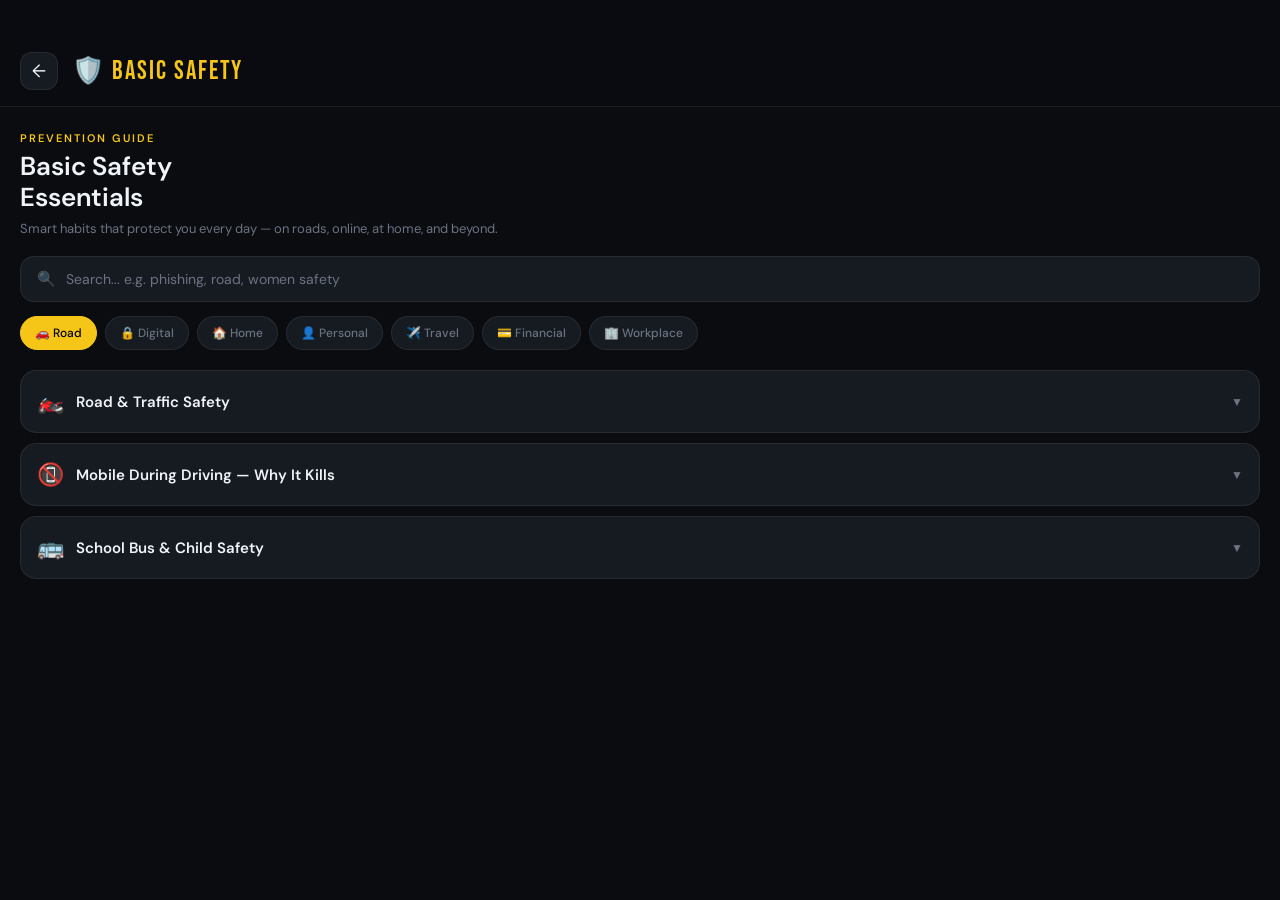
<file: Life-Kit 2026/safety.html>
<!DOCTYPE html>
<html lang="en">
<head>
  <meta charset="UTF-8" />
  <meta name="viewport" content="width=device-width, initial-scale=1.0, maximum-scale=1.0" />
  <title>LifeKit — Basic Safety</title>
  <link href="https://fonts.googleapis.com/css2?family=Bebas+Neue&family=DM+Sans:wght@300;400;500;600&display=swap" rel="stylesheet">
  <style>
    :root { --bg:#0a0c10; --surface:#111418; --card:#161b22; --border:rgba(255,255,255,0.07); --accent:#f5c518; --accent2:#e8a800; --text:#f0f4f8; --muted:#6b7280; }
    * { margin:0; padding:0; box-sizing:border-box; -webkit-tap-highlight-color:transparent; }
    body { background:var(--bg); color:var(--text); font-family:'DM Sans',sans-serif; min-height:100vh; padding-bottom:48px; }
    .top-bar { display:flex; align-items:center; gap:14px; padding:52px 20px 16px; position:sticky; top:0; background:rgba(10,12,16,0.94); backdrop-filter:blur(14px); z-index:100; border-bottom:1px solid var(--border); }
    .back-btn { width:38px; height:38px; background:var(--card); border:1px solid var(--border); border-radius:12px; display:flex; align-items:center; justify-content:center; font-size:18px; text-decoration:none; color:var(--text); flex-shrink:0; }
    .back-btn:active { background:var(--surface); }
    .top-title { font-family:'Bebas Neue',sans-serif; font-size:26px; letter-spacing:2px; color:var(--accent); }
    .hero { padding:24px 20px 16px; animation:fadeUp 0.5s ease forwards; }
    @keyframes fadeUp { from{opacity:0;transform:translateY(18px)} to{opacity:1;transform:translateY(0)} }
    .hero-label { font-size:11px; font-weight:600; letter-spacing:2px; text-transform:uppercase; color:var(--accent); margin-bottom:6px; }
    .hero h1 { font-size:26px; font-weight:600; line-height:1.2; margin-bottom:6px; }
    .hero p { font-size:13px; color:var(--muted); line-height:1.6; }
    .search-wrap { padding:0 20px 14px; }
    .search-box { background:var(--card); border:1px solid var(--border); border-radius:14px; display:flex; align-items:center; gap:10px; padding:12px 16px; }
    .search-box span { font-size:15px; opacity:0.4; }
    .search-box input { background:none; border:none; outline:none; color:var(--text); font-family:'DM Sans',sans-serif; font-size:14px; flex:1; }
    .search-box input::placeholder { color:var(--muted); }
    .tabs-wrap { overflow-x:auto; padding:0 20px 4px; scrollbar-width:none; }
    .tabs-wrap::-webkit-scrollbar { display:none; }
    .tabs { display:flex; gap:8px; width:max-content; }
    .tab { padding:8px 14px; border-radius:20px; border:1px solid var(--border); background:var(--card); font-size:12px; font-weight:500; color:var(--muted); cursor:pointer; white-space:nowrap; transition:all 0.2s; -webkit-user-select:none; }
    .tab.active { background:var(--accent); border-color:var(--accent); color:#000; }
    .content-area { padding:16px 20px; }
    .topic-section { display:none; }
    .topic-section.active { display:block; animation:fadeUp 0.3s ease; }
    .accordion { display:flex; flex-direction:column; gap:10px; }
    .acc-item { background:var(--card); border:1px solid var(--border); border-radius:16px; overflow:hidden; }
    .acc-header { display:flex; align-items:center; gap:12px; padding:16px; cursor:pointer; -webkit-user-select:none; }
    .acc-header:active { background:rgba(255,255,255,0.03); }
    .acc-icon { font-size:22px; flex-shrink:0; }
    .acc-title { font-size:15px; font-weight:600; flex:1; }
    .acc-arrow { font-size:12px; color:var(--muted); transition:transform 0.25s; flex-shrink:0; }
    .acc-item.open .acc-arrow { transform:rotate(180deg); }
    .acc-body { display:none; padding:0 16px 16px; }
    .acc-item.open .acc-body { display:block; animation:fadeUp 0.25s ease; }
    .steps { display:flex; flex-direction:column; gap:10px; margin-top:4px; }
    .step { display:flex; gap:12px; align-items:flex-start; background:rgba(245,197,24,0.04); border:1px solid rgba(245,197,24,0.1); border-radius:12px; padding:12px; }
    .step-n { width:26px; height:26px; border-radius:50%; background:rgba(245,197,24,0.12); border:1px solid rgba(245,197,24,0.25); color:var(--accent); font-family:'Bebas Neue',sans-serif; font-size:15px; display:flex; align-items:center; justify-content:center; flex-shrink:0; }
    .step-c h4 { font-size:14px; font-weight:600; margin-bottom:3px; }
    .step-c p { font-size:12px; color:var(--muted); line-height:1.5; }
    .warn { background:rgba(255,59,59,0.07); border:1px solid rgba(255,59,59,0.2); border-radius:12px; padding:12px 14px; margin-top:12px; display:flex; gap:10px; align-items:flex-start; }
    .warn p { font-size:12px; color:#ff8080; line-height:1.5; }
    .tip { background:rgba(59,138,255,0.07); border:1px solid rgba(59,138,255,0.2); border-radius:12px; padding:12px 14px; margin-top:10px; display:flex; gap:10px; align-items:flex-start; }
    .tip p { font-size:12px; color:#80b8ff; line-height:1.5; }
    .wi { font-size:16px; flex-shrink:0; }
    .no-result { text-align:center; padding:40px 20px; color:var(--muted); font-size:14px; display:none; }
  </style>
</head>
<body>
<div class="top-bar">
  <a class="back-btn" href="frontpage.html">←</a>
  <div class="top-title">🛡️ Basic Safety</div>
</div>
<div class="hero">
  <div class="hero-label">Prevention Guide</div>
  <h1>Basic Safety<br>Essentials</h1>
  <p>Smart habits that protect you every day — on roads, online, at home, and beyond.</p>
</div>
<div class="search-wrap">
  <div class="search-box">
    <span>🔍</span>
    <input type="text" id="searchInput" placeholder="Search... e.g. phishing, road, women safety" oninput="doSearch()" />
  </div>
</div>
<div class="tabs-wrap">
  <div class="tabs">
    <div class="tab active" onclick="showTab('road',this)">🚗 Road</div>
    <div class="tab" onclick="showTab('digital',this)">🔒 Digital</div>
    <div class="tab" onclick="showTab('home',this)">🏠 Home</div>
    <div class="tab" onclick="showTab('personal',this)">👤 Personal</div>
    <div class="tab" onclick="showTab('travel',this)">✈️ Travel</div>
    <div class="tab" onclick="showTab('financial',this)">💳 Financial</div>
    <div class="tab" onclick="showTab('workplace',this)">🏢 Workplace</div>
  </div>
</div>
<div class="content-area">
<div class="no-result" id="noResult">No topics found. Try a different keyword.</div>

<!-- ROAD -->
<div class="topic-section active" id="tab-road">
<div class="accordion">
  <div class="acc-item" data-keywords="road traffic safety helmet seatbelt driving">
    <div class="acc-header" onclick="toggleAcc(this)"><div class="acc-icon">🏍️</div><div class="acc-title">Road & Traffic Safety</div><div class="acc-arrow">▼</div></div>
    <div class="acc-body"><div class="steps">
      <div class="step"><div class="step-n">1</div><div class="step-c"><h4>Helmet & Seatbelt — Always</h4><p>No exception. Helmet reduces fatal head injury by 70%. Seatbelt keeps you in vehicle during collision — ejection is almost always fatal.</p></div></div>
      <div class="step"><div class="step-n">2</div><div class="step-c"><h4>No Phone While Moving</h4><p>Phone use while driving increases accident risk 4x — same as drunk driving. If you must call, pull over and stop completely.</p></div></div>
      <div class="step"><div class="step-n">3</div><div class="step-c"><h4>Cross at Zebra Crossings</h4><p>Look right, left, right again. Make eye contact with driver before stepping. Don't assume they've seen you.</p></div></div>
      <div class="step"><div class="step-n">4</div><div class="step-c"><h4>Never Drink & Drive</h4><p>Even 1 drink affects reaction time and judgment. Take auto/cab — no debate, no exception.</p></div></div>
      <div class="step"><div class="step-n">5</div><div class="step-c"><h4>Be Visible at Night</h4><p>Light-colored clothes, reflectors, or torch if walking on dark roads. Assume drivers cannot see you until proven otherwise.</p></div></div>
    </div>
    <div class="tip"><div class="wi">💡</div><p>Share live location when traveling at night. 5 seconds of effort that can save your life.</p></div>
    </div>
  </div>
  <div class="acc-item" data-keywords="mobile during driving distracted phone">
    <div class="acc-header" onclick="toggleAcc(this)"><div class="acc-icon">📵</div><div class="acc-title">Mobile During Driving — Why It Kills</div><div class="acc-arrow">▼</div></div>
    <div class="acc-body"><div class="steps">
      <div class="step"><div class="step-n">1</div><div class="step-c"><h4>Reaction Time Doubles</h4><p>At 60 km/h, a 2-second phone distraction means you travel 33 meters blind. That's enough to miss a child crossing.</p></div></div>
      <div class="step"><div class="step-n">2</div><div class="step-c"><h4>Handsfree is Not Safe Either</h4><p>Handsfree calls still distract your brain — it's the conversation, not just the hand holding the phone. Your attention is split.</p></div></div>
      <div class="step"><div class="step-n">3</div><div class="step-c"><h4>Use DND While Driving</h4><p>Enable "Do Not Disturb while Driving" in iPhone (Focus) or Android settings. Auto-replies keep your contacts informed.</p></div></div>
    </div></div>
  </div>
  <div class="acc-item" data-keywords="school bus child safety stranger danger">
    <div class="acc-header" onclick="toggleAcc(this)"><div class="acc-icon">🚌</div><div class="acc-title">School Bus & Child Safety</div><div class="acc-arrow">▼</div></div>
    <div class="acc-body"><div class="steps">
      <div class="step"><div class="step-n">1</div><div class="step-c"><h4>Teach Bus Safety</h4><p>Wait 3 big steps from kerb. Never cross behind the bus. Wait for driver signal before crossing in front.</p></div></div>
      <div class="step"><div class="step-n">2</div><div class="step-c"><h4>Stranger Danger Basics</h4><p>Teach children: no adult needs help from a child. If uncomfortable, yell loudly "THIS IS NOT MY PARENT" and run to nearest crowd.</p></div></div>
      <div class="step"><div class="step-n">3</div><div class="step-c"><h4>Safe Words & Check-In</h4><p>Establish a family safe word. Child should know: home address, parent phone number, and safe adults to approach.</p></div></div>
    </div></div>
  </div>
</div>
</div>

<!-- DIGITAL -->
<div class="topic-section" id="tab-digital">
<div class="accordion">
  <div class="acc-item" data-keywords="cyber security online phishing otp fraud password">
    <div class="acc-header" onclick="toggleAcc(this)"><div class="acc-icon">🔐</div><div class="acc-title">Cybersecurity & Online Safety</div><div class="acc-arrow">▼</div></div>
    <div class="acc-body"><div class="steps">
      <div class="step"><div class="step-n">1</div><div class="step-c"><h4>Strong Unique Passwords</h4><p>Different password for every account. Use passphrase: "BlueCat$RunsFast2024" — easy to remember, hard to crack.</p></div></div>
      <div class="step"><div class="step-n">2</div><div class="step-c"><h4>Never Share OTP</h4><p>No real bank, government, or company will ever ask for your OTP. Ever. Hang up immediately. Don't feel embarrassed.</p></div></div>
      <div class="step"><div class="step-n">3</div><div class="step-c"><h4>Enable 2FA Everywhere</h4><p>Turn on Two-Factor Authentication for WhatsApp, email, banking. Even if password stolen, they can't log in.</p></div></div>
      <div class="step"><div class="step-n">4</div><div class="step-c"><h4>Phishing Links</h4><p>Look at actual URL before clicking — "hdfc-bank-alert.com" is not HDFC. When in doubt, open the real site manually.</p></div></div>
      <div class="step"><div class="step-n">5</div><div class="step-c"><h4>Public Wi-Fi</h4><p>Never do banking or log into accounts on public Wi-Fi. Use mobile data for anything sensitive.</p></div></div>
    </div>
    <div class="warn"><div class="wi">⚠️</div><p>Cyber fraud? Call 1930 (National Cyber Crime Helpline) or report at cybercrime.gov.in immediately — faster action = more recovery chance.</p></div>
    </div>
  </div>
  <div class="acc-item" data-keywords="digital privacy social media location personal data">
    <div class="acc-header" onclick="toggleAcc(this)"><div class="acc-icon">👁️</div><div class="acc-title">Digital Privacy & Social Media</div><div class="acc-arrow">▼</div></div>
    <div class="acc-body"><div class="steps">
      <div class="step"><div class="step-n">1</div><div class="step-c"><h4>Don't Share Location Publicly</h4><p>Real-time location stories (train, hotel check-ins) tell burglars your home is empty. Share after you return.</p></div></div>
      <div class="step"><div class="step-n">2</div><div class="step-c"><h4>Audit App Permissions</h4><p>Regularly check which apps have camera, microphone, location access. Revoke anything that doesn't need it.</p></div></div>
      <div class="step"><div class="step-n">3</div><div class="step-c"><h4>Right to Be Forgotten</h4><p>You can request Google to remove personal info from search results (Google's "Results About You" tool). Works for old photos, addresses etc.</p></div></div>
    </div></div>
  </div>
  <div class="acc-item" data-keywords="deepfake identity theft voice photo fake">
    <div class="acc-header" onclick="toggleAcc(this)"><div class="acc-icon">🎭</div><div class="acc-title">Deepfake & Identity Theft</div><div class="acc-arrow">▼</div></div>
    <div class="acc-body"><div class="steps">
      <div class="step"><div class="step-n">1</div><div class="step-c"><h4>Recognize Deepfakes</h4><p>Look for: unnatural blinking, hair edges, ear details, teeth looking off, background distortion. When in doubt, verify via different channel.</p></div></div>
      <div class="step"><div class="step-n">2</div><div class="step-c"><h4>Voice Cloning Scams</h4><p>"Family emergency" calls using cloned voice are growing. Establish a family code word — if they don't say it, it's a scam.</p></div></div>
      <div class="step"><div class="step-n">3</div><div class="step-c"><h4>Limit Public Photos</h4><p>Fewer public photos = less training data for deepfakes. Make social media private. Review tagged photos regularly.</p></div></div>
      <div class="step"><div class="step-n">4</div><div class="step-c"><h4>Identity Stolen?</h4><p>File complaint at cybercrime.gov.in + local police. Inform bank, change all passwords, enable credit monitoring.</p></div></div>
    </div></div>
  </div>
  <div class="acc-item" data-keywords="smart home iot alexa google home security camera">
    <div class="acc-header" onclick="toggleAcc(this)"><div class="acc-icon">🏡</div><div class="acc-title">Smart Home & IoT Security</div><div class="acc-arrow">▼</div></div>
    <div class="acc-body"><div class="steps">
      <div class="step"><div class="step-n">1</div><div class="step-c"><h4>Change Default Passwords</h4><p>Router, CCTV camera, smart doorbell — all come with default passwords that are publicly known. Change them on day one.</p></div></div>
      <div class="step"><div class="step-n">2</div><div class="step-c"><h4>Keep Firmware Updated</h4><p>Smart device updates patch security holes. Enable auto-update for all IoT devices.</p></div></div>
      <div class="step"><div class="step-n">3</div><div class="step-c"><h4>Indoor Cameras Carefully</h4><p>Never place cameras in bedrooms or bathrooms regardless of brand. If hacked, footage is on the internet — permanently.</p></div></div>
    </div></div>
  </div>
</div>
</div>

<!-- HOME -->
<div class="topic-section" id="tab-home">
<div class="accordion">
  <div class="acc-item" data-keywords="home security lock door window burglar">
    <div class="acc-header" onclick="toggleAcc(this)"><div class="acc-icon">🔒</div><div class="acc-title">Home Security</div><div class="acc-arrow">▼</div></div>
    <div class="acc-body"><div class="steps">
      <div class="step"><div class="step-n">1</div><div class="step-c"><h4>Lock Up Before Sleep</h4><p>Ground floor windows are primary entry points. Always lock before sleeping. Grills add extra protection.</p></div></div>
      <div class="step"><div class="step-n">2</div><div class="step-c"><h4>Verify Before Opening Door</h4><p>Don't open to strangers. Legitimate officials carry ID and won't mind you asking. Call their office to verify if unsure.</p></div></div>
      <div class="step"><div class="step-n">3</div><div class="step-c"><h4>Lighting Matters</h4><p>Well-lit entry and surroundings deter thieves. Motion-sensor lights are cheap and effective.</p></div></div>
      <div class="step"><div class="step-n">4</div><div class="step-c"><h4>Valuables Out of Sight</h4><p>Don't keep valuables visible from windows. Don't post travel plans on social media before leaving — signals empty home.</p></div></div>
    </div></div>
  </div>
  <div class="acc-item" data-keywords="kitchen electrical safety wire geele haath switch oil fire">
    <div class="acc-header" onclick="toggleAcc(this)"><div class="acc-icon">⚡</div><div class="acc-title">Kitchen & Electrical Safety</div><div class="acc-arrow">▼</div></div>
    <div class="acc-body"><div class="steps">
      <div class="step"><div class="step-n">1</div><div class="step-c"><h4>Never Wet Hands Near Switches</h4><p>Dry hands completely before touching switches or plugs. A fraction of a second's complacency can cause electrocution.</p></div></div>
      <div class="step"><div class="step-n">2</div><div class="step-c"><h4>Unplug When Not in Use</h4><p>Iron, charger, heater — unplug when done. Standby power causes fires. Don't overload extension boards.</p></div></div>
      <div class="step"><div class="step-n">3</div><div class="step-c"><h4>Oil Fire — Never Use Water</h4><p>Water on oil fire causes explosive splattering. Smother with a lid or wet cloth. Turn off gas source. Never move burning oil pan.</p></div></div>
      <div class="step"><div class="step-n">4</div><div class="step-c"><h4>Gas Cylinder Safety</h4><p>Check rubber pipe every 6 months for cracks. Check expiry date on metal ring of cylinder. Never use near open flame when connecting.</p></div></div>
    </div></div>
  </div>
  <div class="acc-item" data-keywords="fire safety home smoke alarm prevention">
    <div class="acc-header" onclick="toggleAcc(this)"><div class="acc-icon">🧯</div><div class="acc-title">Home Fire Safety & Prevention</div><div class="acc-arrow">▼</div></div>
    <div class="acc-body"><div class="steps">
      <div class="step"><div class="step-n">1</div><div class="step-c"><h4>Install Smoke Alarm</h4><p>Place in bedroom, kitchen, hallway. Test monthly. Replace batteries yearly. A smoke alarm doubles your survival chance.</p></div></div>
      <div class="step"><div class="step-n">2</div><div class="step-c"><h4>Plan Escape Routes</h4><p>Know 2 ways out of every room. Practice with family. Decide meeting point outside. Do this before a fire happens.</p></div></div>
      <div class="step"><div class="step-n">3</div><div class="step-c"><h4>Keep Fire Extinguisher</h4><p>ABC-type extinguisher handles most home fires. Mount near kitchen exit (not inside kitchen — fire may block access).</p></div></div>
    </div></div>
  </div>
  <div class="acc-item" data-keywords="elevator lift stuck trapped maintenance">
    <div class="acc-header" onclick="toggleAcc(this)"><div class="acc-icon">🛗</div><div class="acc-title">Elevator / Lift Safety</div><div class="acc-arrow">▼</div></div>
    <div class="acc-body"><div class="steps">
      <div class="step"><div class="step-n">1</div><div class="step-c"><h4>If Lift Stops</h4><p>Stay calm. Press alarm button and call button. Call building security or emergency number on panel. Never try to force doors open.</p></div></div>
      <div class="step"><div class="step-n">2</div><div class="step-c"><h4>Never Jump Inside Lift</h4><p>Jumping can trigger safety sensors and stop the lift. Never try to climb out of a stuck lift — drop zones between floors are fatal.</p></div></div>
      <div class="step"><div class="step-n">3</div><div class="step-c"><h4>Never Use During Fire</h4><p>Power outage during fire = stuck in a metal box filling with smoke. Always use stairs during fire evacuation.</p></div></div>
    </div></div>
  </div>
</div>
</div>

<!-- PERSONAL -->
<div class="topic-section" id="tab-personal">
<div class="accordion">
  <div class="acc-item" data-keywords="women safety self defense harassment night">
    <div class="acc-header" onclick="toggleAcc(this)"><div class="acc-icon">👩</div><div class="acc-title">Women's Safety</div><div class="acc-arrow">▼</div></div>
    <div class="acc-body"><div class="steps">
      <div class="step"><div class="step-n">1</div><div class="step-c"><h4>Trust Your Instincts</h4><p>If something feels wrong — it is. Leave immediately. You don't need proof. Your gut is a survival tool.</p></div></div>
      <div class="step"><div class="step-n">2</div><div class="step-c"><h4>Share Live Location</h4><p>When going out alone — especially at night — share live location with trusted person. Update when you reach safely.</p></div></div>
      <div class="step"><div class="step-n">3</div><div class="step-c"><h4>Emergency Contacts on Speed Dial</h4><p>Set police (100), Women's Helpline (1091), and trusted contact as quick-dial. Know how to dial without looking at phone.</p></div></div>
      <div class="step"><div class="step-n">4</div><div class="step-c"><h4>If Followed</h4><p>Don't go home — go to crowded public place, police station, or hospital. Make eye contact with bystanders. Shout if needed.</p></div></div>
      <div class="step"><div class="step-n">5</div><div class="step-c"><h4>Auto/Cab Safety</h4><p>Share cab details (number plate, driver name) with someone. Sit behind driver — not passenger side. Trust your read of the driver.</p></div></div>
    </div>
    <div class="tip"><div class="wi">💡</div><p>Nirbhaya Fund resources: Women's Helpline 181, Domestic Violence 181, Sexual Harassment 1091 — all free, 24/7.</p></div>
    </div>
  </div>
  <div class="acc-item" data-keywords="night travel safety dark street alone GPS tracking">
    <div class="acc-header" onclick="toggleAcc(this)"><div class="acc-icon">🌙</div><div class="acc-title">Night Travel Safety</div><div class="acc-arrow">▼</div></div>
    <div class="acc-body"><div class="steps">
      <div class="step"><div class="step-n">1</div><div class="step-c"><h4>Plan Your Route</h4><p>Know the route before you leave. Stick to lit, populated roads. Avoid shortcuts through isolated areas even if faster.</p></div></div>
      <div class="step"><div class="step-n">2</div><div class="step-c"><h4>Be Aware, Not Distracted</h4><p>Earphones block situational awareness. Keep volume low or one ear free. Be aware of who's around you.</p></div></div>
      <div class="step"><div class="step-n">3</div><div class="step-c"><h4>Walk Confidently</h4><p>Head up, purposeful stride. Looking lost or unsure marks you as a target. Project that you know exactly where you're going.</p></div></div>
      <div class="step"><div class="step-n">4</div><div class="step-c"><h4>Check In When Safe</h4><p>Send a "home safe" message. Apps like bSafe and Noonlight have automatic check-in and SOS features.</p></div></div>
    </div></div>
  </div>
  <div class="acc-item" data-keywords="stalker picha karna following harassment">
    <div class="acc-header" onclick="toggleAcc(this)"><div class="acc-icon">👤</div><div class="acc-title">Stalker Safety</div><div class="acc-arrow">▼</div></div>
    <div class="acc-body"><div class="steps">
      <div class="step"><div class="step-n">1</div><div class="step-c"><h4>Go to Crowded Place</h4><p>If followed — go to a busy shop, police station, hospital, or any crowded area. Don't go home or to an isolated place.</p></div></div>
      <div class="step"><div class="step-n">2</div><div class="step-c"><h4>Vary Your Routine</h4><p>Change routes, timings. Don't be predictable. Stalkers rely on patterns to find you.</p></div></div>
      <div class="step"><div class="step-n">3</div><div class="step-c"><h4>Document Everything</h4><p>Screenshot messages, save dates/times of incidents. This is evidence for police FIR under IPC Section 354D (Stalking).</p></div></div>
      <div class="step"><div class="step-n">4</div><div class="step-c"><h4>Report to Police</h4><p>Stalking is a cognizable offence — police must register FIR. If they refuse, approach Magistrate directly. Don't ignore it.</p></div></div>
    </div></div>
  </div>
  <div class="acc-item" data-keywords="ragging bullying college school anti-ragging">
    <div class="acc-header" onclick="toggleAcc(this)"><div class="acc-icon">🎓</div><div class="acc-title">Ragging & Bullying — College/School</div><div class="acc-arrow">▼</div></div>
    <div class="acc-body"><div class="steps">
      <div class="step"><div class="step-n">1</div><div class="step-c"><h4>Know It's Illegal</h4><p>Ragging is a criminal offence in India. UGC Anti-Ragging regulations mandate expulsion and imprisonment for perpetrators.</p></div></div>
      <div class="step"><div class="step-n">2</div><div class="step-c"><h4>Report Immediately</h4><p>Anti-Ragging Helpline: 1800-180-5522 (free). Report to college Anti-Ragging Committee. You're protected — your name is kept confidential.</p></div></div>
      <div class="step"><div class="step-n">3</div><div class="step-c"><h4>For Bullying</h4><p>Document incidents (screenshots, dates). Report to school counselor or principal. If physical — file police complaint. Don't normalize it.</p></div></div>
    </div></div>
  </div>
  <div class="acc-item" data-keywords="dating app safety online meet stranger public">
    <div class="acc-header" onclick="toggleAcc(this)"><div class="acc-icon">💘</div><div class="acc-title">Dating App Safety</div><div class="acc-arrow">▼</div></div>
    <div class="acc-body"><div class="steps">
      <div class="step"><div class="step-n">1</div><div class="step-c"><h4>First Meeting — Public Place Always</h4><p>Coffee shop, restaurant, mall — never private location. Tell a friend where you're going and who you're meeting.</p></div></div>
      <div class="step"><div class="step-n">2</div><div class="step-c"><h4>Don't Share Personal Details Early</h4><p>Don't give last name, home address, workplace, or daily routine to someone you haven't met in person and verified.</p></div></div>
      <div class="step"><div class="step-n">3</div><div class="step-c"><h4>Reverse Image Search</h4><p>Google reverse image search profile photos — catfishing is common. Real people don't typically use model-quality photos.</p></div></div>
      <div class="step"><div class="step-n">4</div><div class="step-c"><h4>Trust Your Read</h4><p>If something feels off — leave. You don't owe anyone your time or an explanation. Safety first, politeness second.</p></div></div>
    </div></div>
  </div>
  <div class="acc-item" data-keywords="child women good touch bad touch pocso">
    <div class="acc-header" onclick="toggleAcc(this)"><div class="acc-icon">🛡️</div><div class="acc-title">Child Safety — Good Touch/Bad Touch</div><div class="acc-arrow">▼</div></div>
    <div class="acc-body"><div class="steps">
      <div class="step"><div class="step-n">1</div><div class="step-c"><h4>Teach Body Autonomy</h4><p>Teach children: their body belongs to them. They can say NO to any touch — even from relatives or trusted adults — if uncomfortable.</p></div></div>
      <div class="step"><div class="step-n">2</div><div class="step-c"><h4>Safe vs Unsafe Touch</h4><p>Safe: handshake, hug they initiate. Unsafe: touch on private parts, touches that make them feel scared or confused.</p></div></div>
      <div class="step"><div class="step-n">3</div><div class="step-c"><h4>Tell a Safe Adult</h4><p>Children must know: if someone touches them wrongly — tell a trusted adult immediately. They will not be in trouble.</p></div></div>
      <div class="step"><div class="step-n">4</div><div class="step-c"><h4>POCSO Act</h4><p>Any sexual act with a child under 18 is a crime under POCSO — even if child "consented." Penalty: 7 years to life imprisonment.</p></div></div>
    </div></div>
  </div>
</div>
</div>

<!-- TRAVEL -->
<div class="topic-section" id="tab-travel">
<div class="accordion">
  <div class="acc-item" data-keywords="public transport train bus safety stampede ticket">
    <div class="acc-header" onclick="toggleAcc(this)"><div class="acc-icon">🚆</div><div class="acc-title">Public Transport Safety</div><div class="acc-arrow">▼</div></div>
    <div class="acc-body"><div class="steps">
      <div class="step"><div class="step-n">1</div><div class="step-c"><h4>Guard Belongings</h4><p>Keep bag in front. Inner pockets for phone/wallet. Don't display expensive items. Pickpockets target distracted commuters.</p></div></div>
      <div class="step"><div class="step-n">2</div><div class="step-c"><h4>Know Emergency Exits</h4><p>When boarding train or bus — note nearest exit. In emergency, knowing this saves seconds that matter.</p></div></div>
      <div class="step"><div class="step-n">3</div><div class="step-c"><h4>Trust Your Instincts</h4><p>If someone makes you uncomfortable — move. Change seats, compartments, or get off at next stop. Don't wait to be sure.</p></div></div>
    </div></div>
  </div>
  <div class="acc-item" data-keywords="solo travel scam anjaan sheher safety abroad">
    <div class="acc-header" onclick="toggleAcc(this)"><div class="acc-icon">🌍</div><div class="acc-title">Solo Travel Safety</div><div class="acc-arrow">▼</div></div>
    <div class="acc-body"><div class="steps">
      <div class="step"><div class="step-n">1</div><div class="step-c"><h4>Research Before You Go</h4><p>Know: local scams, safe areas, unsafe areas, local emergency numbers, nearest Indian Embassy address.</p></div></div>
      <div class="step"><div class="step-n">2</div><div class="step-c"><h4>Register with Embassy</h4><p>For international travel: register at indianembassy.org or MEA portal. They can reach you in emergencies.</p></div></div>
      <div class="step"><div class="step-n">3</div><div class="step-c"><h4>Common Scams</h4><p>"Friendly local" offering too much help, fake taxis, gem scams, "closed today" redirections, distraction theft — research specific destination scams.</p></div></div>
      <div class="step"><div class="step-n">4</div><div class="step-c"><h4>Digital Safety Abroad</h4><p>Use VPN on hotel/café Wi-Fi. Keep offline maps downloaded. Don't store hotel room number in phone case with key card.</p></div></div>
    </div></div>
  </div>
  <div class="acc-item" data-keywords="camping trekking jungle hiking wild animals lost">
    <div class="acc-header" onclick="toggleAcc(this)"><div class="acc-icon">⛺</div><div class="acc-title">Camping & Trekking Safety</div><div class="acc-arrow">▼</div></div>
    <div class="acc-body"><div class="steps">
      <div class="step"><div class="step-n">1</div><div class="step-c"><h4>Tell Someone Your Plan</h4><p>Share exact route, destination, and expected return time with someone responsible. Check in at intervals.</p></div></div>
      <div class="step"><div class="step-n">2</div><div class="step-c"><h4>If Lost</h4><p>STOP: Stop, Think, Observe, Plan. Stay put — moving while lost makes rescue harder. Use whistle (3 blasts = distress). Find high ground for signal.</p></div></div>
      <div class="step"><div class="step-n">3</div><div class="step-c"><h4>Wild Animal Encounter</h4><p>Don't run — triggers chase instinct. Back away slowly. Make yourself look larger. Don't make sudden movements. Specific behavior varies by animal — research beforehand.</p></div></div>
      <div class="step"><div class="step-n">4</div><div class="step-c"><h4>Weather Changes</h4><p>Mountain weather can change in minutes. If dark clouds build — descend immediately. Hypothermia and lightning are real risks.</p></div></div>
    </div></div>
  </div>
  <div class="acc-item" data-keywords="swimming pool beach rip current drowning water safety">
    <div class="acc-header" onclick="toggleAcc(this)"><div class="acc-icon">🏊</div><div class="acc-title">Swimming Pool & Beach Safety</div><div class="acc-arrow">▼</div></div>
    <div class="acc-body"><div class="steps">
      <div class="step"><div class="step-n">1</div><div class="step-c"><h4>Rip Currents</h4><p>Don't swim against a rip current — you'll exhaust yourself. Swim parallel to shore until out of current, then swim back at angle.</p></div></div>
      <div class="step"><div class="step-n">2</div><div class="step-c"><h4>Swim Near Lifeguard</h4><p>Always swim in designated areas with active lifeguard. Red flag = no swimming. Respect flags — they save lives.</p></div></div>
      <div class="step"><div class="step-n">3</div><div class="step-c"><h4>Pool Rules</h4><p>No running. No diving in shallow end (causes spinal injuries). Supervision for children at all times — drowning is silent, not splashy.</p></div></div>
    </div></div>
  </div>
</div>
</div>

<!-- FINANCIAL -->
<div class="topic-section" id="tab-financial">
<div class="accordion">
  <div class="acc-item" data-keywords="atm banking safety card pin skimmer">
    <div class="acc-header" onclick="toggleAcc(this)"><div class="acc-icon">🏧</div><div class="acc-title">ATM & Banking Safety</div><div class="acc-arrow">▼</div></div>
    <div class="acc-body"><div class="steps">
      <div class="step"><div class="step-n">1</div><div class="step-c"><h4>Cover Your PIN Always</h4><p>Shield keypad with your hand even when alone. Cameras can be placed anywhere. This is a permanent habit, not situational.</p></div></div>
      <div class="step"><div class="step-n">2</div><div class="step-c"><h4>Check for Skimmer</h4><p>Wiggle the card slot — a skimmer overlay will be loose. Check for extra camera above keypad. If suspicious — don't use, report to bank.</p></div></div>
      <div class="step"><div class="step-n">3</div><div class="step-c"><h4>Use Bank ATMs</h4><p>Standalone ATMs in isolated areas are higher risk. Bank branch ATMs are monitored and maintained more carefully.</p></div></div>
      <div class="step"><div class="step-n">4</div><div class="step-c"><h4>Enable SMS Alerts</h4><p>Turn on transaction SMS for every rupee. Immediate notification = immediate action if fraudulent transaction occurs.</p></div></div>
    </div></div>
  </div>
  <div class="acc-item" data-keywords="crypto investment scam ponzi fake trading app">
    <div class="acc-header" onclick="toggleAcc(this)"><div class="acc-icon">💰</div><div class="acc-title">Crypto & Investment Scams</div><div class="acc-arrow">▼</div></div>
    <div class="acc-body"><div class="steps">
      <div class="step"><div class="step-n">1</div><div class="step-c"><h4>Red Flags</h4><p>Guaranteed returns, WhatsApp investment groups, "insider tips," celebrity endorsements, pressure to invest quickly — all are scam signals.</p></div></div>
      <div class="step"><div class="step-n">2</div><div class="step-c"><h4>Verify SEBI Registration</h4><p>Any legitimate investment advisor in India must be SEBI registered. Check at sebi.gov.in before giving a single rupee.</p></div></div>
      <div class="step"><div class="step-n">3</div><div class="step-c"><h4>Fake Apps</h4><p>Scam apps let you "see" growing profits but block withdrawal. Only use officially listed apps from SEBI-registered platforms.</p></div></div>
    </div>
    <div class="warn"><div class="wi">⚠️</div><p>If scammed: report to cybercrime.gov.in + call 1930 immediately. Time matters — faster reports increase money recovery chances.</p></div>
    </div>
  </div>
</div>
</div>

<!-- WORKPLACE -->
<div class="topic-section" id="tab-workplace">
<div class="accordion">
  <div class="acc-item" data-keywords="workplace safety ergonomics posture injury machinery">
    <div class="acc-header" onclick="toggleAcc(this)"><div class="acc-icon">💺</div><div class="acc-title">Workplace Ergonomics & Safety</div><div class="acc-arrow">▼</div></div>
    <div class="acc-body"><div class="steps">
      <div class="step"><div class="step-n">1</div><div class="step-c"><h4>Correct Posture</h4><p>Screen at eye level. Back straight, feet flat on floor. Elbows at 90°. Poor posture causes chronic spinal and neck injury over time.</p></div></div>
      <div class="step"><div class="step-n">2</div><div class="step-c"><h4>20-20-20 Rule for Eyes</h4><p>Every 20 minutes: look at something 20 feet away for 20 seconds. Prevents digital eye strain and headaches.</p></div></div>
      <div class="step"><div class="step-n">3</div><div class="step-c"><h4>Machinery Precautions</h4><p>Never bypass safety guards. Lockout/Tagout before maintenance. Report faulty equipment immediately — don't use and warn others.</p></div></div>
    </div></div>
  </div>
  <div class="acc-item" data-keywords="food safety expired contaminated storage hygiene">
    <div class="acc-header" onclick="toggleAcc(this)"><div class="acc-icon">🍽️</div><div class="acc-title">Food Safety</div><div class="acc-arrow">▼</div></div>
    <div class="acc-body"><div class="steps">
      <div class="step"><div class="step-n">1</div><div class="step-c"><h4>Danger Zone Temperature</h4><p>Bacteria multiply rapidly between 5°C–60°C. Don't leave cooked food at room temperature more than 2 hours — especially in summer.</p></div></div>
      <div class="step"><div class="step-n">2</div><div class="step-c"><h4>Check Expiry Dates</h4><p>"Best before" = quality. "Use by" = safety. Never consume past "use by" date regardless of how it looks or smells.</p></div></div>
      <div class="step"><div class="step-n">3</div><div class="step-c"><h4>Street Food Safety</h4><p>Choose stalls with high turnover (food cooked fresh, not sitting). Avoid raw cut fruits in unhygienic conditions. Watch if vendor washes hands.</p></div></div>
      <div class="step"><div class="step-n">4</div><div class="step-c"><h4>Food Poisoning Response</h4><p>Hydrate with ORS constantly. Seek hospital if: blood in stool, fever above 39°C, symptoms in elderly/children/pregnant, no improvement in 48 hrs.</p></div></div>
    </div></div>
  </div>
  <div class="acc-item" data-keywords="mental health crisis depression anxiety workplace colleague">
    <div class="acc-header" onclick="toggleAcc(this)"><div class="acc-icon">🧠</div><div class="acc-title">Mental Health Crisis — Recognizing & Helping</div><div class="acc-arrow">▼</div></div>
    <div class="acc-body"><div class="steps">
      <div class="step"><div class="step-n">1</div><div class="step-c"><h4>Warning Signs</h4><p>Sudden withdrawal, giving away possessions, drastic mood changes, talking about being a burden, hopelessness, reckless behavior.</p></div></div>
      <div class="step"><div class="step-n">2</div><div class="step-c"><h4>Ask Directly</h4><p>"Are you okay? Are you thinking of harming yourself?" — this doesn't plant the idea. It opens a door. Asking shows you care.</p></div></div>
      <div class="step"><div class="step-n">3</div><div class="step-c"><h4>Listen Without Fixing</h4><p>Don't offer solutions. Don't minimize. Just listen. "That sounds really hard. I'm here." is more powerful than any advice.</p></div></div>
      <div class="step"><div class="step-n">4</div><div class="step-c"><h4>Professional Help</h4><p>iCall: 9152987821 | NIMHANS: 080-46110007 | Vandrevala Foundation: 1860-2662-345 (24/7). Help them make the call if needed.</p></div></div>
    </div></div>
  </div>
  <div class="acc-item" data-keywords="drug alcohol situation substance help overdose">
    <div class="acc-header" onclick="toggleAcc(this)"><div class="acc-icon">🚫</div><div class="acc-title">Drug / Alcohol Emergency Situation</div><div class="acc-arrow">▼</div></div>
    <div class="acc-body"><div class="steps">
      <div class="step"><div class="step-n">1</div><div class="step-c"><h4>Alcohol Overdose</h4><p>Unconscious, breathing irregularly, cannot be woken = alcohol poisoning. Don't leave alone. Recovery position. Call 112. Cold shower myth is dangerous — don't do it.</p></div></div>
      <div class="step"><div class="step-n">2</div><div class="step-c"><h4>Unknown Substance Intake</h4><p>If someone ingests unknown substance: note what/when/how much. Call 112 or Poison Control. Keep them awake and talking if conscious.</p></div></div>
      <div class="step"><div class="step-n">3</div><div class="step-c"><h4>Help, Not Judgment</h4><p>If someone is struggling with addiction — guide toward NIMHANS helpline or local de-addiction center. Shame doesn't help recovery. Compassion does.</p></div></div>
    </div></div>
  </div>
</div>
</div>

</div>
<script>
function showTab(id, el) {
  document.querySelectorAll('.acc-item').forEach(i => { i.style.display = ''; i.classList.remove('open'); });
  document.querySelectorAll('.topic-section').forEach(s => s.classList.remove('active'));
  document.querySelectorAll('.tab').forEach(t => t.classList.remove('active'));
  document.getElementById('tab-' + id).classList.add('active');
  el.classList.add('active');
  document.getElementById('searchInput').value = '';
  document.getElementById('noResult').style.display = 'none';
}
function toggleAcc(header) { header.parentElement.classList.toggle('open'); }
function doSearch() {
  const q = document.getElementById('searchInput').value.toLowerCase().trim();
  if (!q) {
    document.querySelectorAll('.acc-item').forEach(i => { i.style.display = ''; i.classList.remove('open'); });
    document.querySelectorAll('.topic-section').forEach(s => s.classList.remove('active'));
    document.getElementById('tab-road').classList.add('active');
    document.querySelectorAll('.tab').forEach((t,i) => { t.classList.remove('active'); if(i===0) t.classList.add('active'); });
    document.getElementById('noResult').style.display = 'none';
    return;
  }
  document.querySelectorAll('.topic-section').forEach(s => s.classList.add('active'));
  document.querySelectorAll('.tab').forEach(t => t.classList.remove('active'));
  let found = 0;
  document.querySelectorAll('.acc-item').forEach(item => {
    const kw = (item.dataset.keywords||'').toLowerCase();
    const title = item.querySelector('.acc-title').textContent.toLowerCase();
    const body = item.querySelector('.acc-body').textContent.toLowerCase();
    if (kw.includes(q)||title.includes(q)||body.includes(q)) { item.style.display=''; item.classList.add('open'); found++; }
    else { item.style.display='none'; }
  });
  document.getElementById('noResult').style.display = found===0 ? 'block' : 'none';
}

window.addEventListener("DOMContentLoaded", () => {
  const params = new URLSearchParams(window.location.search);
  const tab = params.get("tab");
  if (tab) {
    const targetSection = document.getElementById("tab-" + tab);
    if (targetSection) {
      document.querySelectorAll(".topic-section").forEach(s => s.classList.remove("active"));
      document.querySelectorAll(".tab").forEach(t => t.classList.remove("active"));
      targetSection.classList.add("active");
      document.querySelectorAll(".tab").forEach(btn => {
        const oc = btn.getAttribute("onclick") || "";
        if (oc.includes("'" + tab + "'")) btn.classList.add("active");
      });
    }
  }
});
</script>
</body>
</html>
</file>
<file: Life-Kit 2026/style.css>
:root {
      --bg: #0a0c10;
      --surface: #111418;
      --card: #161b22;
      --border: rgba(255,255,255,0.07);
      --accent-red: #ff3b3b;
      --accent-orange: #ff7c3b;
      --accent-yellow: #ffd23f;
      --accent-green: #3bff8a;
      --accent-blue: #3b8aff;
      --text: #f0f4f8;
      --muted: #6b7280;
    }

    * { margin: 0; padding: 0; box-sizing: border-box; -webkit-tap-highlight-color: transparent; }

    body {
      background: var(--bg);
      color: var(--text);
      font-family: 'DM Sans', sans-serif;
      min-height: 100vh;
      overflow-x: hidden;
    }

    /* ── INTRO SCREEN ── */
    #intro {
      position: fixed;
      inset: 0;
      background: #000;
      display: flex;
      flex-direction: column;
      align-items: center;
      justify-content: center;
      z-index: 999;
      perspective: 800px;
    }

    #intro-inner {
      text-align: center;
      transform-style: preserve-3d;
      animation: introReveal 2.8s cubic-bezier(0.16,1,0.3,1) forwards;
    }

    @keyframes introReveal {
      0%   { opacity: 0; transform: rotateX(60deg) rotateY(-20deg) scale(0.5) translateZ(-200px); }
      40%  { opacity: 1; transform: rotateX(-5deg) rotateY(5deg) scale(1.05) translateZ(20px); }
      70%  { transform: rotateX(2deg) rotateY(-2deg) scale(1) translateZ(0); }
      100% { opacity: 1; transform: rotateX(0) rotateY(0) scale(1) translateZ(0); }
    }

    .intro-cross {
      font-size: 80px;
      line-height: 1;
      filter: drop-shadow(0 0 30px rgba(255,59,59,0.8));
      animation: pulse 1.5s ease-in-out infinite 2s;
    }

    @keyframes pulse {
      0%, 100% { filter: drop-shadow(0 0 20px rgba(255,59,59,0.6)); }
      50%       { filter: drop-shadow(0 0 50px rgba(255,59,59,1)); }
    }

    .intro-title {
      font-family: 'Bebas Neue', sans-serif;
      font-size: 72px;
      letter-spacing: 8px;
      background: linear-gradient(135deg, #fff 0%, #ff3b3b 60%, #ff7c3b 100%);
      -webkit-background-clip: text;
      -webkit-text-fill-color: transparent;
      background-clip: text;
      margin-top: 12px;
      line-height: 1;
    }

    .intro-tagline {
      font-size: 13px;
      letter-spacing: 4px;
      text-transform: uppercase;
      color: var(--muted);
      margin-top: 10px;
      animation: fadeUp 0.8s ease forwards 1.5s;
      opacity: 0;
    }

    @keyframes fadeUp {
      from { opacity: 0; transform: translateY(10px); }
      to   { opacity: 1; transform: translateY(0); }
    }

    .intro-bar {
      width: 120px;
      height: 2px;
      background: linear-gradient(90deg, transparent, #ff3b3b, transparent);
      margin: 20px auto 0;
      animation: fadeUp 0.8s ease forwards 1.8s;
      opacity: 0;
    }

    /* Intro exit */
    #intro.hide {
      animation: introExit 0.6s ease forwards;
    }

    @keyframes introExit {
      to { opacity: 0; transform: scale(1.05); pointer-events: none; }
    }

    /* ── MAIN APP ── */
    #app {
      opacity: 0;
      animation: appEnter 0.8s ease forwards 3.2s;
      min-height: 100vh;
    }

    @keyframes appEnter {
      from { opacity: 0; transform: translateY(20px); }
      to   { opacity: 1; transform: translateY(0); }
    }

    /* Header */
    .header {
      padding: 52px 20px 20px;
      position: relative;
    }

    .header-top {
      display: flex;
      align-items: center;
      justify-content: space-between;
    }

    .logo-row {
      display: flex;
      align-items: center;
      gap: 10px;
    }

    .logo-icon {
      width: 36px;
      height: 36px;
      background: linear-gradient(135deg, #ff3b3b, #ff7c3b);
      border-radius: 10px;
      display: flex;
      align-items: center;
      justify-content: center;
      font-size: 18px;
      box-shadow: 0 4px 15px rgba(255,59,59,0.4);
    }

    .logo-text {
      font-family: 'Bebas Neue', sans-serif;
      font-size: 28px;
      letter-spacing: 3px;
      background: linear-gradient(135deg, #fff, #ff3b3b);
      -webkit-background-clip: text;
      -webkit-text-fill-color: transparent;
      background-clip: text;
    }

    .header-badge {
      background: rgba(255,59,59,0.12);
      border: 1px solid rgba(255,59,59,0.25);
      color: var(--accent-red);
      font-size: 10px;
      font-weight: 600;
      letter-spacing: 1.5px;
      text-transform: uppercase;
      padding: 4px 10px;
      border-radius: 20px;
    }

    .header-sub {
      margin-top: 20px;
    }

    .header-sub h1 {
      font-size: 26px;
      font-weight: 600;
      line-height: 1.2;
    }

    .header-sub p {
      color: var(--muted);
      font-size: 13px;
      margin-top: 5px;
    }

    /* Search bar */
    .search-bar {
      margin: 16px 20px 0;
      background: var(--card);
      border: 1px solid var(--border);
      border-radius: 14px;
      display: flex;
      align-items: center;
      gap: 10px;
      padding: 12px 16px;
    }

    .search-bar span { font-size: 16px; opacity: 0.4; }
    .search-bar input {
      background: none;
      border: none;
      outline: none;
      color: var(--text);
      font-family: 'DM Sans', sans-serif;
      font-size: 14px;
      flex: 1;
    }
    .search-bar input::placeholder { color: var(--muted); }

    /* Section label */
    .section-label {
      font-size: 11px;
      font-weight: 600;
      letter-spacing: 2px;
      text-transform: uppercase;
      color: var(--muted);
      padding: 24px 20px 12px;
    }

    /* Cards grid */
    .cards-grid {
      padding: 0 14px;
      display: grid;
      grid-template-columns: 1fr 1fr;
      gap: 12px;
    }

    .card {
      background: var(--card);
      border: 1px solid var(--border);
      border-radius: 20px;
      padding: 20px 16px;
      cursor: pointer;
      position: relative;
      overflow: hidden;
      transition: transform 0.2s ease, box-shadow 0.2s ease;
      text-decoration: none;
      display: block;
      -webkit-user-select: none;
    }

    .card:active {
      transform: scale(0.96);
    }

    /* Glow blob */
    .card::before {
      content: '';
      position: absolute;
      top: -20px;
      right: -20px;
      width: 80px;
      height: 80px;
      border-radius: 50%;
      opacity: 0.15;
      transition: opacity 0.3s;
    }

    .card.red::before   { background: var(--accent-red); }
    .card.orange::before { background: var(--accent-orange); }
    .card.yellow::before { background: var(--accent-yellow); }
    .card.green::before { background: var(--accent-green); }

    /* Panic card — full width */
    .card.panic {
      grid-column: 1 / -1;
      display: flex;
      align-items: center;
      gap: 16px;
      background: linear-gradient(135deg, rgba(255,59,59,0.15), rgba(255,59,59,0.05));
      border-color: rgba(255,59,59,0.3);
      padding: 18px 20px;
    }

    .card.panic::before {
      top: -30px; right: -30px;
      width: 120px; height: 120px;
      background: var(--accent-red);
      opacity: 0.12;
    }

    .card-icon {
      font-size: 32px;
      line-height: 1;
      margin-bottom: 10px;
    }

    .panic .card-icon {
      font-size: 40px;
      margin-bottom: 0;
      animation: shake 3s ease-in-out infinite;
    }

    @keyframes shake {
      0%, 90%, 100% { transform: rotate(0); }
      92% { transform: rotate(-8deg); }
      94% { transform: rotate(8deg); }
      96% { transform: rotate(-5deg); }
      98% { transform: rotate(5deg); }
    }

    .card-label {
      font-family: 'Bebas Neue', sans-serif;
      font-size: 20px;
      letter-spacing: 1.5px;
      margin-bottom: 4px;
    }

    .card-desc {
      font-size: 11px;
      color: var(--muted);
      line-height: 1.4;
    }

    .card.red .card-label    { color: var(--accent-red); }
    .card.orange .card-label { color: var(--accent-orange); }
    .card.yellow .card-label { color: var(--accent-yellow); }
    .card.green .card-label  { color: var(--accent-green); }
    .card.panic .card-label  { color: var(--accent-red); font-size: 24px; }

    .panic-info { flex: 1; }

    .panic-arrow {
      font-size: 22px;
      color: var(--accent-red);
      opacity: 0.7;
    }

    /* Bottom info strip */
    .bottom-strip {
      margin: 24px 20px 32px;
      background: var(--card);
      border: 1px solid var(--border);
      border-radius: 16px;
      padding: 14px 16px;
      display: flex;
      align-items: center;
      gap: 10px;
    }

    .strip-dot {
      width: 8px; height: 8px;
      border-radius: 50%;
      background: var(--accent-green);
      box-shadow: 0 0 8px var(--accent-green);
      flex-shrink: 0;
    }

    .strip-text {
      font-size: 12px;
      color: var(--muted);
      line-height: 1.4;
    }

    .strip-text b {
      color: var(--text);
      font-weight: 500;
    }

    /* Card entrance animations */
    .card:nth-child(1) { animation: cardIn 0.5s ease forwards 3.4s; opacity: 0; }
    .card:nth-child(2) { animation: cardIn 0.5s ease forwards 3.5s; opacity: 0; }
    .card:nth-child(3) { animation: cardIn 0.5s ease forwards 3.6s; opacity: 0; }
    .card:nth-child(4) { animation: cardIn 0.5s ease forwards 3.7s; opacity: 0; }
    .card:nth-child(5) { animation: cardIn 0.5s ease forwards 3.8s; opacity: 0; }

    @keyframes cardIn {
      from { opacity: 0; transform: translateY(24px); }
      to   { opacity: 1; transform: translateY(0); }
    }

    /* ══════════════════════════════════════════
       LIFEKIT CHATBOT — dark theme
    ══════════════════════════════════════════ */

    /* Toggle button */
    #chat-toggle {
      position: fixed;
      bottom: 28px;
      right: 28px;
      width: 60px;
      height: 60px;
      border-radius: 50%;
      background: linear-gradient(135deg, #ff3b3b, #ff7c3b);
      border: none;
      cursor: pointer;
      display: flex;
      align-items: center;
      justify-content: center;
      box-shadow: 0 8px 30px rgba(255,59,59,0.45);
      z-index: 9999;
      transition: transform 0.28s cubic-bezier(.4,0,.2,1), box-shadow 0.28s ease;
    }
    #chat-toggle:hover { transform: scale(1.09); box-shadow: 0 12px 36px rgba(255,59,59,0.6); }
    #chat-toggle svg { width: 26px; height: 26px; fill: #fff; transition: all 0.25s ease; }
    #chat-toggle .icon-close { display: none; }
    #chat-toggle.open .icon-chat  { display: none; }
    #chat-toggle.open .icon-close { display: block; }

    /* Pulse ring */
    #chat-toggle::before {
      content: '';
      position: absolute;
      inset: -6px;
      border-radius: 50%;
      border: 2px solid rgba(255,59,59,0.6);
      opacity: 0;
      animation: cb-pulse 2.4s ease-out infinite;
    }
    @keyframes cb-pulse {
      0%   { transform: scale(.88); opacity: .8; }
      80%  { transform: scale(1.28); opacity: 0; }
      100% { opacity: 0; }
    }

    /* Notification dot */
    .cb-notif-dot {
      position: absolute;
      top: 3px; right: 3px;
      width: 14px; height: 14px;
      background: var(--accent-green);
      border-radius: 50%;
      border: 2px solid var(--bg);
      animation: cb-dot 0.7s ease infinite alternate;
    }
    @keyframes cb-dot {
      from { transform: scale(1); }
      to   { transform: scale(1.2); }
    }

    /* Chat window */
    #chat-window {
      position: fixed;
      bottom: 102px;
      right: 28px;
      width: min(370px, calc(100vw - 36px));
      height: min(540px, calc(100vh - 130px));
      background: #111418;
      border: 1px solid rgba(255,255,255,0.08);
      border-radius: 22px;
      box-shadow: 0 24px 64px rgba(0,0,0,0.6), 0 0 0 1px rgba(255,59,59,0.08);
      display: flex;
      flex-direction: column;
      overflow: hidden;
      z-index: 9998;
      transform: scale(.84) translateY(26px);
      transform-origin: bottom right;
      opacity: 0;
      pointer-events: none;
      transition: transform .32s cubic-bezier(.34,1.56,.64,1), opacity .25s ease;
    }
    #chat-window.open {
      transform: scale(1) translateY(0);
      opacity: 1;
      pointer-events: all;
    }

    /* Header */
    .cb-header {
      background: linear-gradient(120deg, #1a0a0a 0%, #1e1010 40%, #1a0c0c 100%);
      border-bottom: 1px solid rgba(255,59,59,0.12);
      padding: 14px 18px;
      display: flex;
      align-items: center;
      gap: 12px;
      flex-shrink: 0;
    }
    .cb-header-avatar {
      width: 38px; height: 38px;
      border-radius: 50%;
      background: linear-gradient(135deg, #ff3b3b, #ff7c3b);
      display: flex; align-items: center; justify-content: center;
      font-size: 1.2rem;
      flex-shrink: 0;
      box-shadow: 0 0 14px rgba(255,59,59,0.4);
    }
    .cb-header-info { flex: 1; }
    .cb-header-info h3 {
      font-family: 'Bebas Neue', sans-serif;
      font-size: 1.1rem;
      letter-spacing: 2px;
      color: #fff;
    }
    .cb-header-info span {
      font-size: .72rem;
      color: var(--accent-green);
      display: flex; align-items: center; gap: 5px;
      margin-top: 1px;
    }
    .cb-online-dot {
      width: 6px; height: 6px;
      background: var(--accent-green);
      border-radius: 50%;
      box-shadow: 0 0 6px var(--accent-green);
      display: inline-block;
      animation: cb-blink 1.4s ease infinite;
    }
    @keyframes cb-blink { 0%,100% { opacity:1; } 50% { opacity:.3; } }

    /* Messages */
    #cb-messages {
      flex: 1;
      overflow-y: auto;
      padding: 16px 12px 8px;
      display: flex;
      flex-direction: column;
      gap: 10px;
      scroll-behavior: smooth;
    }
    #cb-messages::-webkit-scrollbar { width: 4px; }
    #cb-messages::-webkit-scrollbar-track { background: transparent; }
    #cb-messages::-webkit-scrollbar-thumb { background: rgba(255,59,59,0.2); border-radius: 10px; }

    /* Bubbles */
    .cb-bubble-row {
      display: flex;
      align-items: flex-end;
      gap: 8px;
      animation: cb-pop .3s cubic-bezier(.34,1.56,.64,1) both;
    }
    @keyframes cb-pop {
      from { opacity:0; transform: translateY(10px) scale(.95); }
      to   { opacity:1; transform: none; }
    }
    .cb-bubble-row.bot  { align-self: flex-start; }
    .cb-bubble-row.user { align-self: flex-end; flex-direction: row-reverse; }

    .cb-bot-avatar {
      width: 28px; height: 28px;
      border-radius: 50%;
      background: linear-gradient(135deg, #ff3b3b, #ff7c3b);
      display: flex; align-items: center; justify-content: center;
      font-size: .85rem;
      flex-shrink: 0;
    }
    .cb-bubble {
      max-width: 78%;
      padding: 10px 14px;
      border-radius: 14px;
      font-size: .87rem;
      line-height: 1.5;
    }
    .cb-bubble.bot {
      background: #161b22;
      color: #e0e6ea;
      border-bottom-left-radius: 4px;
      border: 1px solid rgba(255,255,255,0.06);
    }
    .cb-bubble.user {
      background: linear-gradient(135deg, #ff3b3b, #c62020);
      color: #fff;
      border-bottom-right-radius: 4px;
    }

    /* Info card */
    .cb-info-card {
      background: #161b22;
      border-radius: 14px;
      padding: 14px 16px;
      border: 1px solid rgba(255,59,59,0.2);
      border-left: 3px solid var(--accent-red);
      font-size: .85rem;
      color: #ccd6dd;
      line-height: 1.55;
      max-width: 78%;
      animation: cb-pop .35s cubic-bezier(.34,1.56,.64,1) both;
    }
    .cb-info-card p { margin-bottom: 10px; }
    .cb-read-more {
      display: inline-flex;
      align-items: center;
      gap: 5px;
      background: linear-gradient(120deg, #ff3b3b, #ff7c3b);
      color: #fff;
      text-decoration: none;
      font-size: .8rem;
      font-weight: 600;
      padding: 7px 14px;
      border-radius: 50px;
      transition: filter .2s ease, transform .2s ease;
    }
    .cb-read-more:hover { filter: brightness(1.15); transform: translateX(2px); }
    .cb-read-more svg { width: 12px; height: 12px; fill: #fff; }

    /* Options */
    #cb-options {
      padding: 4px 12px 12px;
      display: flex;
      flex-direction: column;
      gap: 6px;
      flex-shrink: 0;
    }
    .cb-opts-label {
      font-size: .68rem;
      font-weight: 600;
      color: var(--muted);
      letter-spacing: .07em;
      text-transform: uppercase;
      padding-left: 2px;
    }
    .cb-opts-grid {
      display: flex;
      flex-wrap: wrap;
      gap: 7px;
    }
    .cb-opt-btn {
      background: #161b22;
      border: 1px solid rgba(255,255,255,0.1);
      color: #ccd6dd;
      font-family: 'DM Sans', sans-serif;
      font-size: .82rem;
      font-weight: 500;
      padding: 7px 13px;
      border-radius: 50px;
      cursor: pointer;
      transition: all 0.22s ease;
      white-space: nowrap;
    }
    .cb-opt-btn:hover {
      background: linear-gradient(120deg, #ff3b3b, #ff7c3b);
      color: #fff;
      border-color: transparent;
      transform: translateY(-2px);
      box-shadow: 0 6px 18px rgba(255,59,59,0.3);
    }

    /* Footer */
    .cb-footer {
      padding: 8px 12px 12px;
      display: flex;
      align-items: center;
      gap: 10px;
      flex-shrink: 0;
      border-top: 1px solid rgba(255,255,255,0.05);
    }
    #cb-back-btn {
      display: flex;
      align-items: center;
      gap: 5px;
      background: none;
      border: 1px solid rgba(255,255,255,0.1);
      color: var(--muted);
      font-family: 'DM Sans', sans-serif;
      font-size: .78rem;
      padding: 6px 12px;
      border-radius: 50px;
      cursor: pointer;
      transition: all 0.22s ease;
    }
    #cb-back-btn svg { width: 12px; height: 12px; fill: currentColor; }
    #cb-back-btn:hover { background: rgba(255,59,59,0.1); color: var(--accent-red); border-color: rgba(255,59,59,0.3); }
    #cb-back-btn:disabled { opacity: .3; pointer-events: none; }
    .cb-footer-brand {
      margin-left: auto;
      font-family: 'Bebas Neue', sans-serif;
      font-size: .85rem;
      letter-spacing: 2px;
      background: linear-gradient(135deg, #fff, #ff3b3b);
      -webkit-background-clip: text;
      -webkit-text-fill-color: transparent;
      background-clip: text;
    }

    /* Typing indicator */
    .cb-typing-row { animation: cb-pop .25s ease both; }
    .cb-typing-bubble {
      background: #161b22;
      border-radius: 14px;
      border-bottom-left-radius: 4px;
      padding: 11px 15px;
      display: flex;
      gap: 5px;
      align-items: center;
      border: 1px solid rgba(255,255,255,0.06);
    }
    .cb-typing-bubble span {
      width: 6px; height: 6px;
      background: var(--accent-red);
      border-radius: 50%;
      animation: cb-tdot 1.1s ease infinite;
    }
    .cb-typing-bubble span:nth-child(2) { animation-delay: .18s; }
    .cb-typing-bubble span:nth-child(3) { animation-delay: .36s; }
    @keyframes cb-tdot {
      0%,60%,100% { transform: translateY(0); }
      30%          { transform: translateY(-6px); }
    }

    @media (max-width: 480px) {
      #chat-window { bottom: 86px; right: 12px; left: 12px; width: auto; }
      #chat-toggle { bottom: 18px; right: 18px; }
    }
</file>
